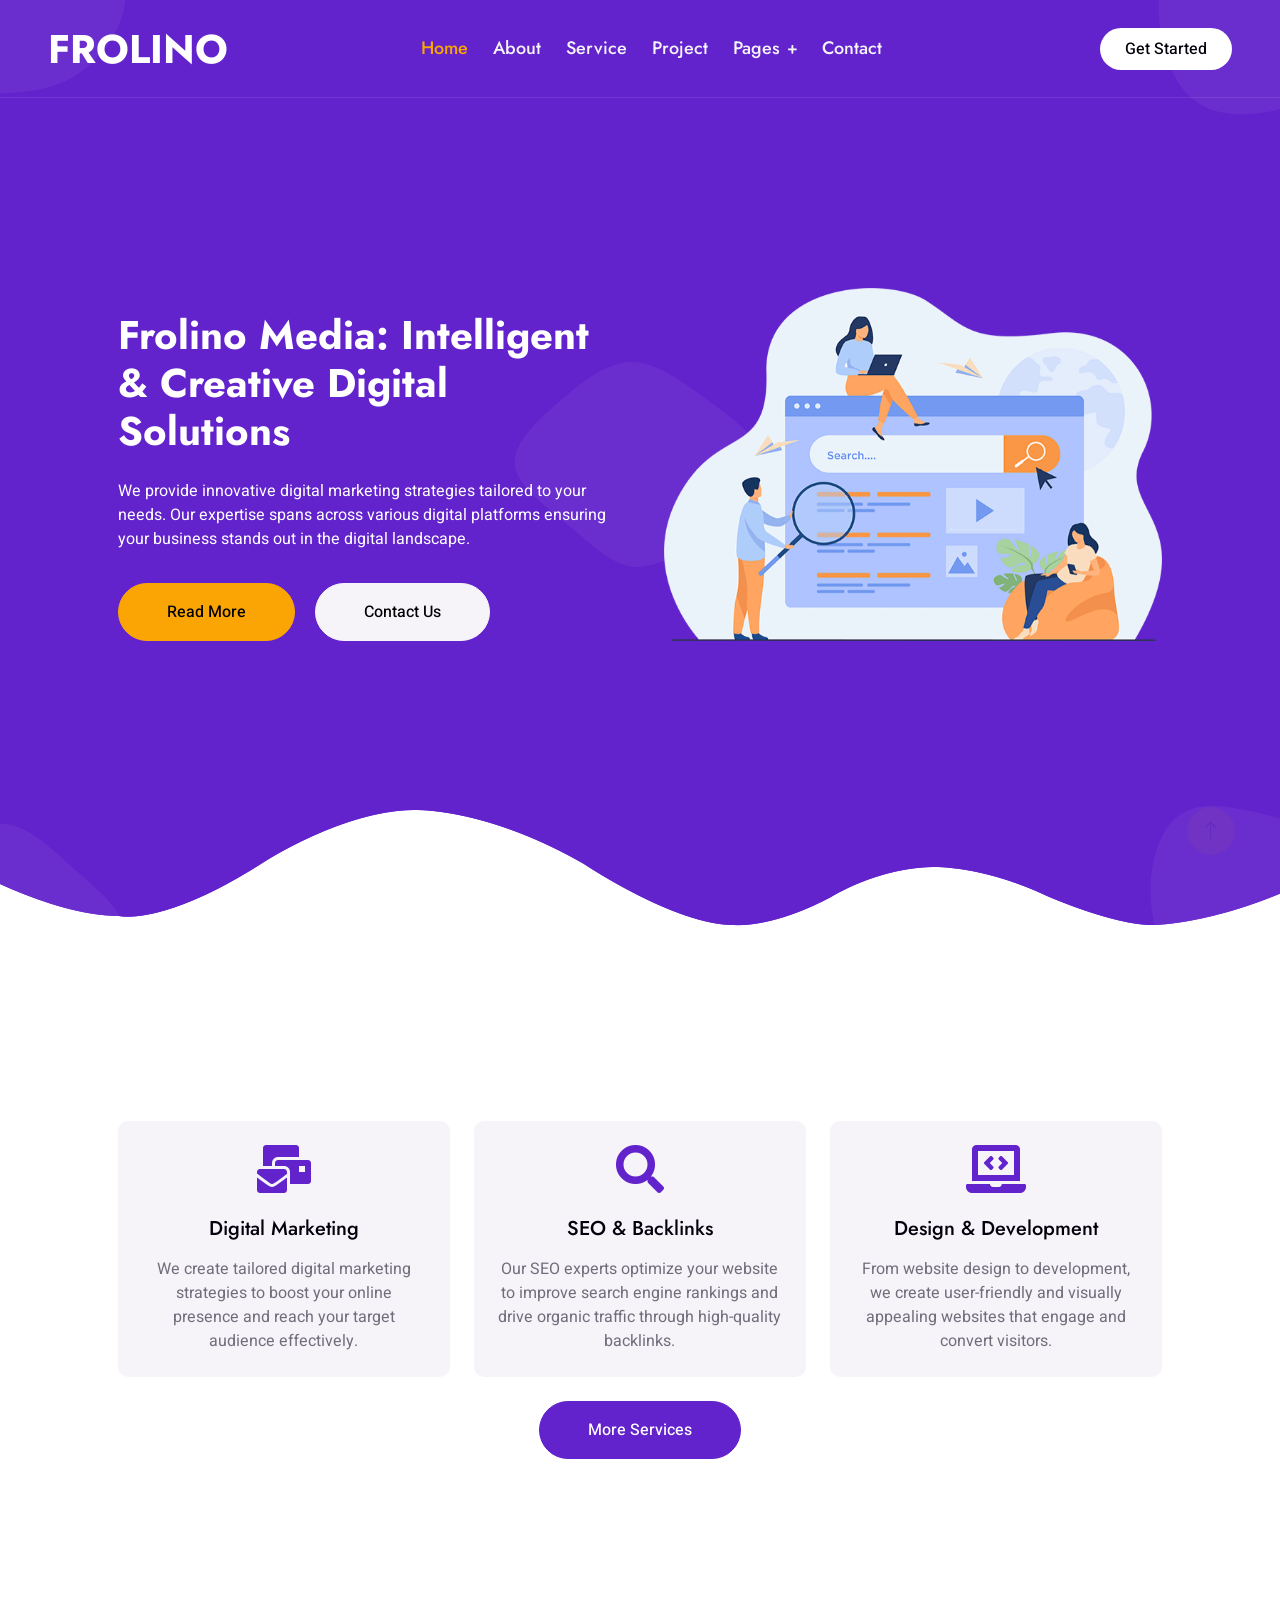
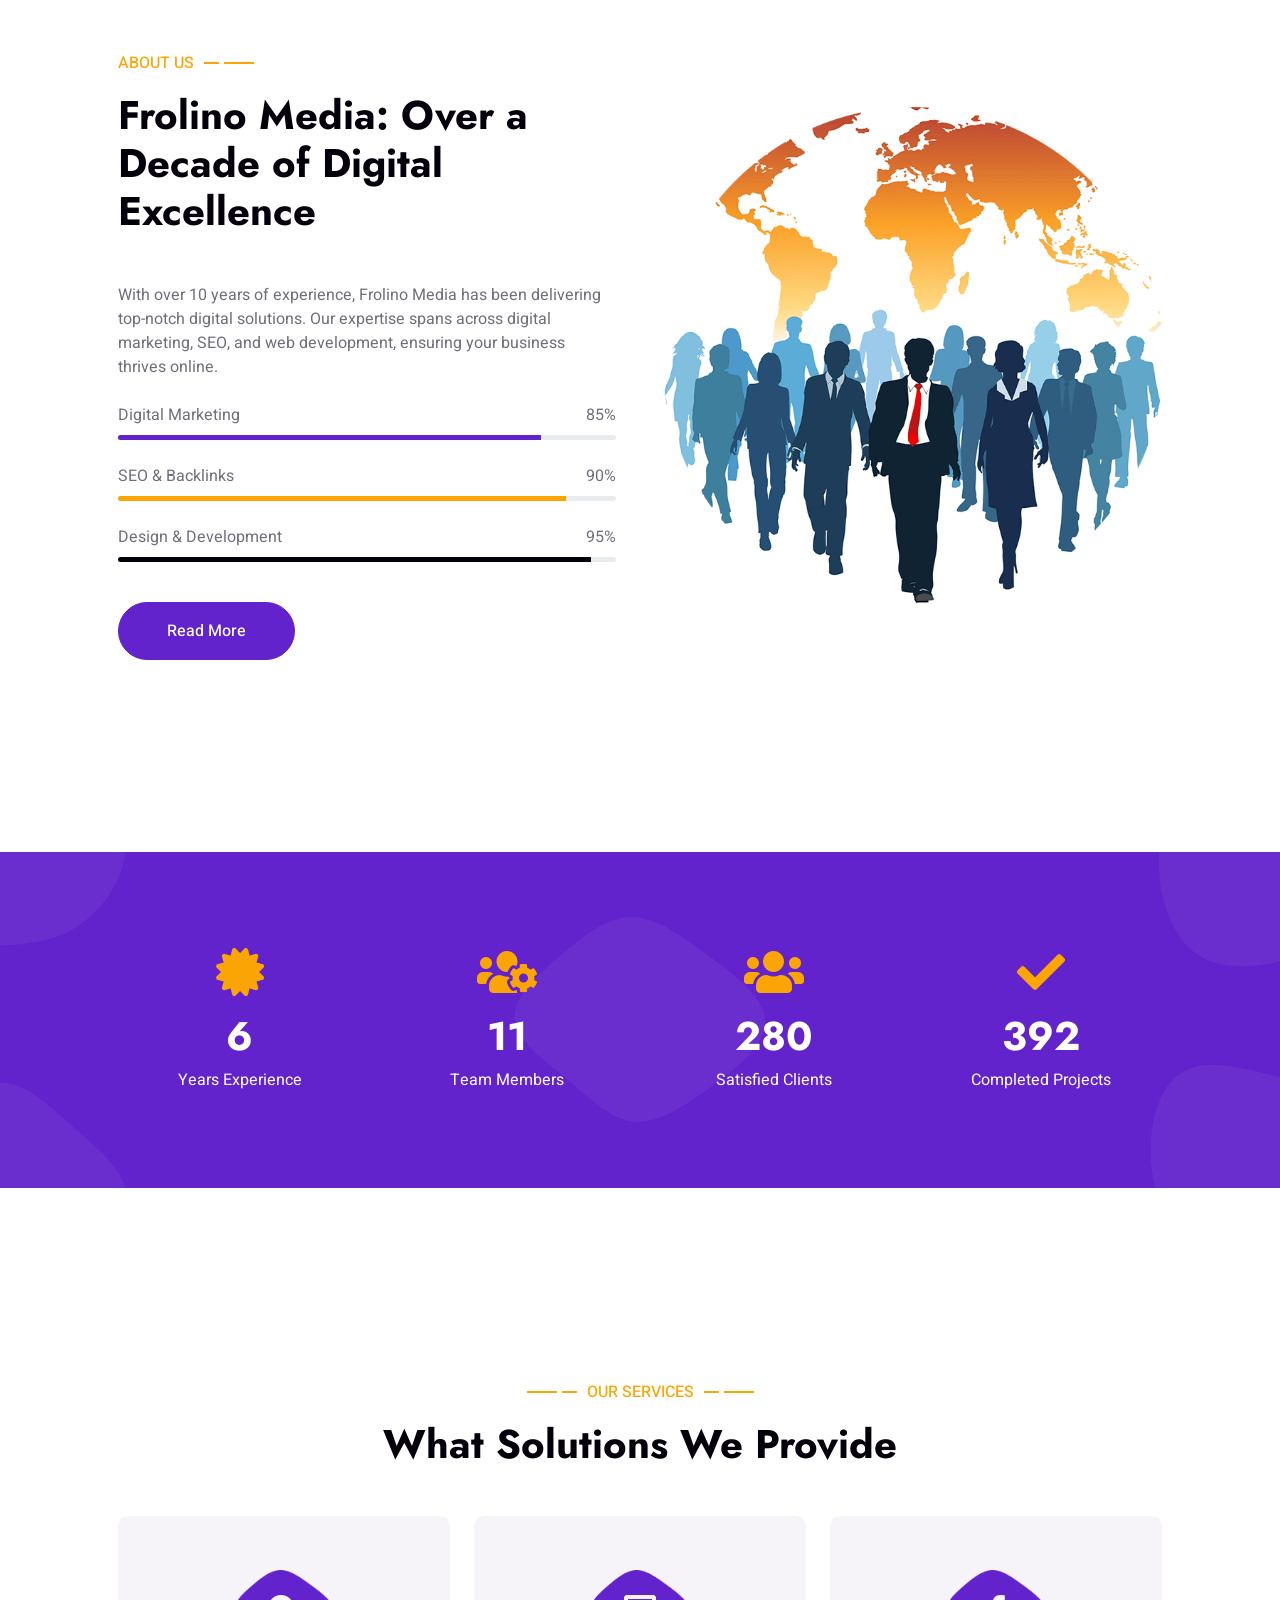
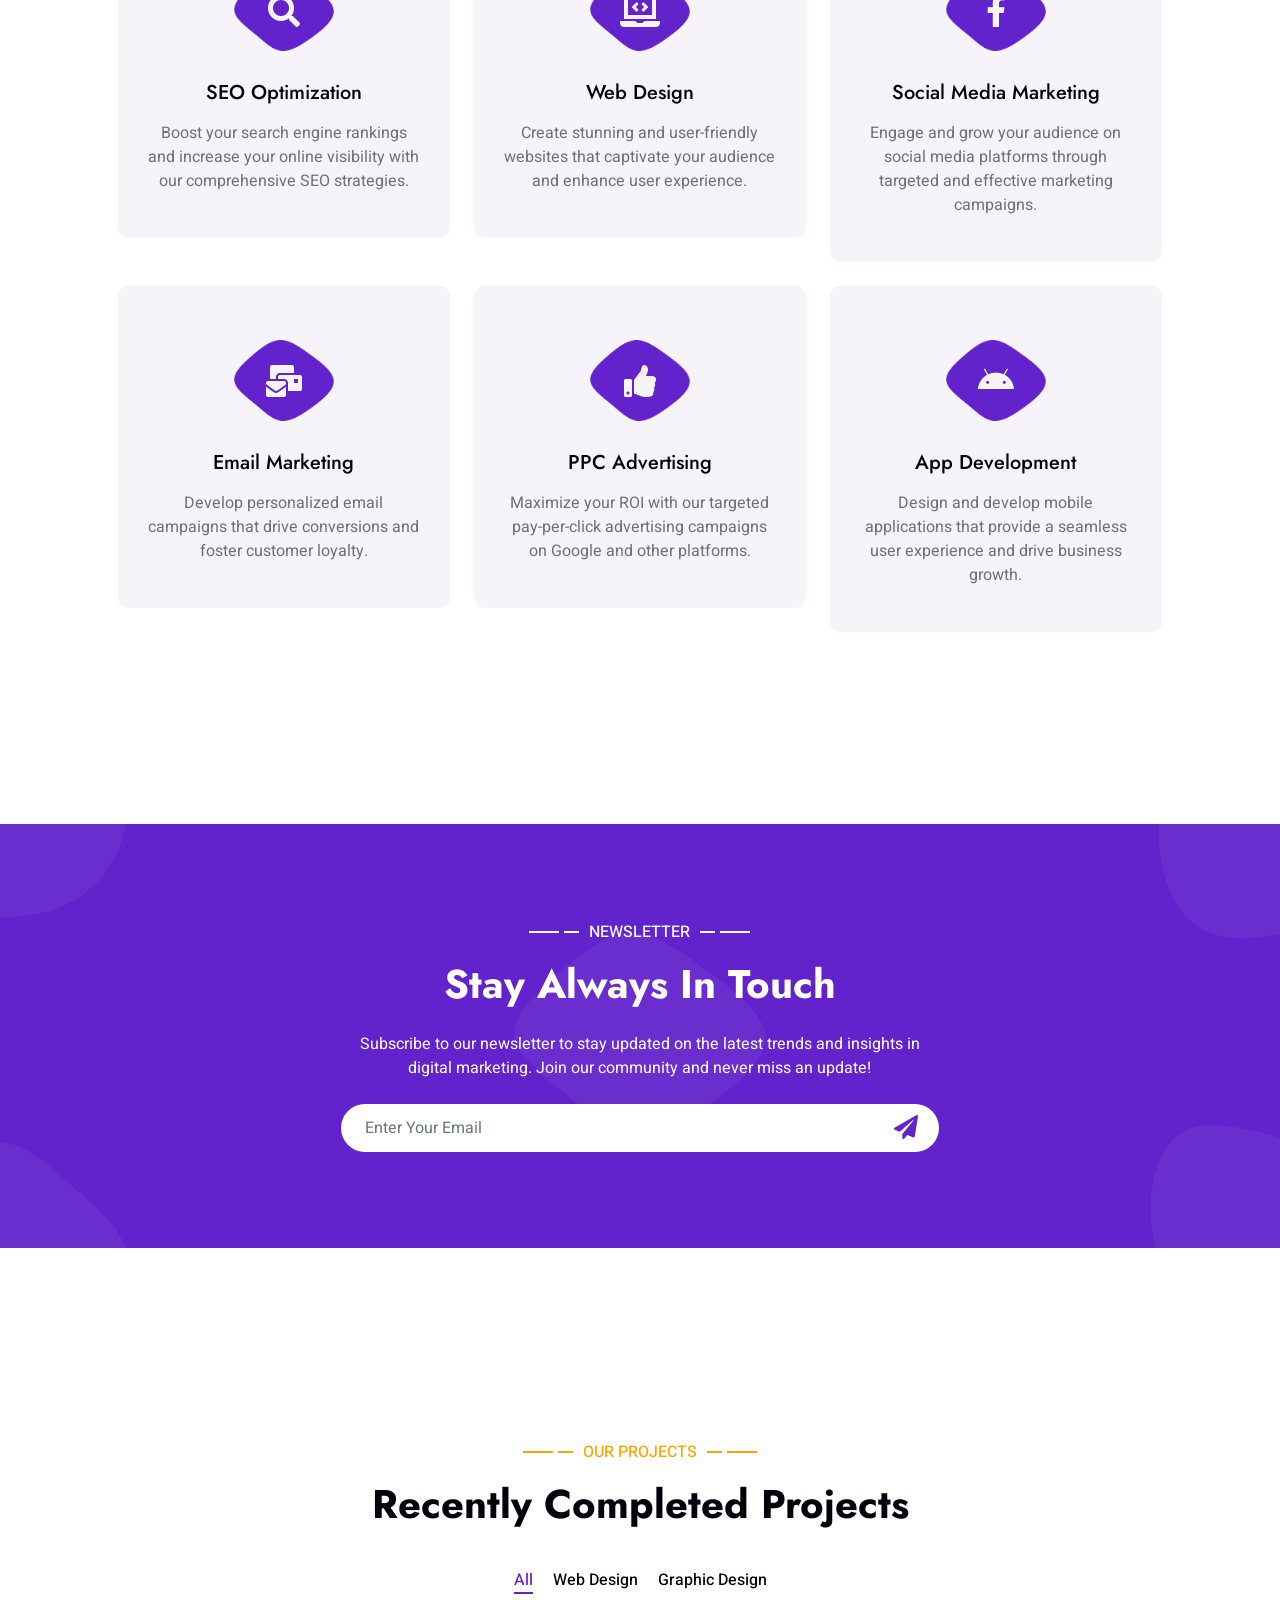
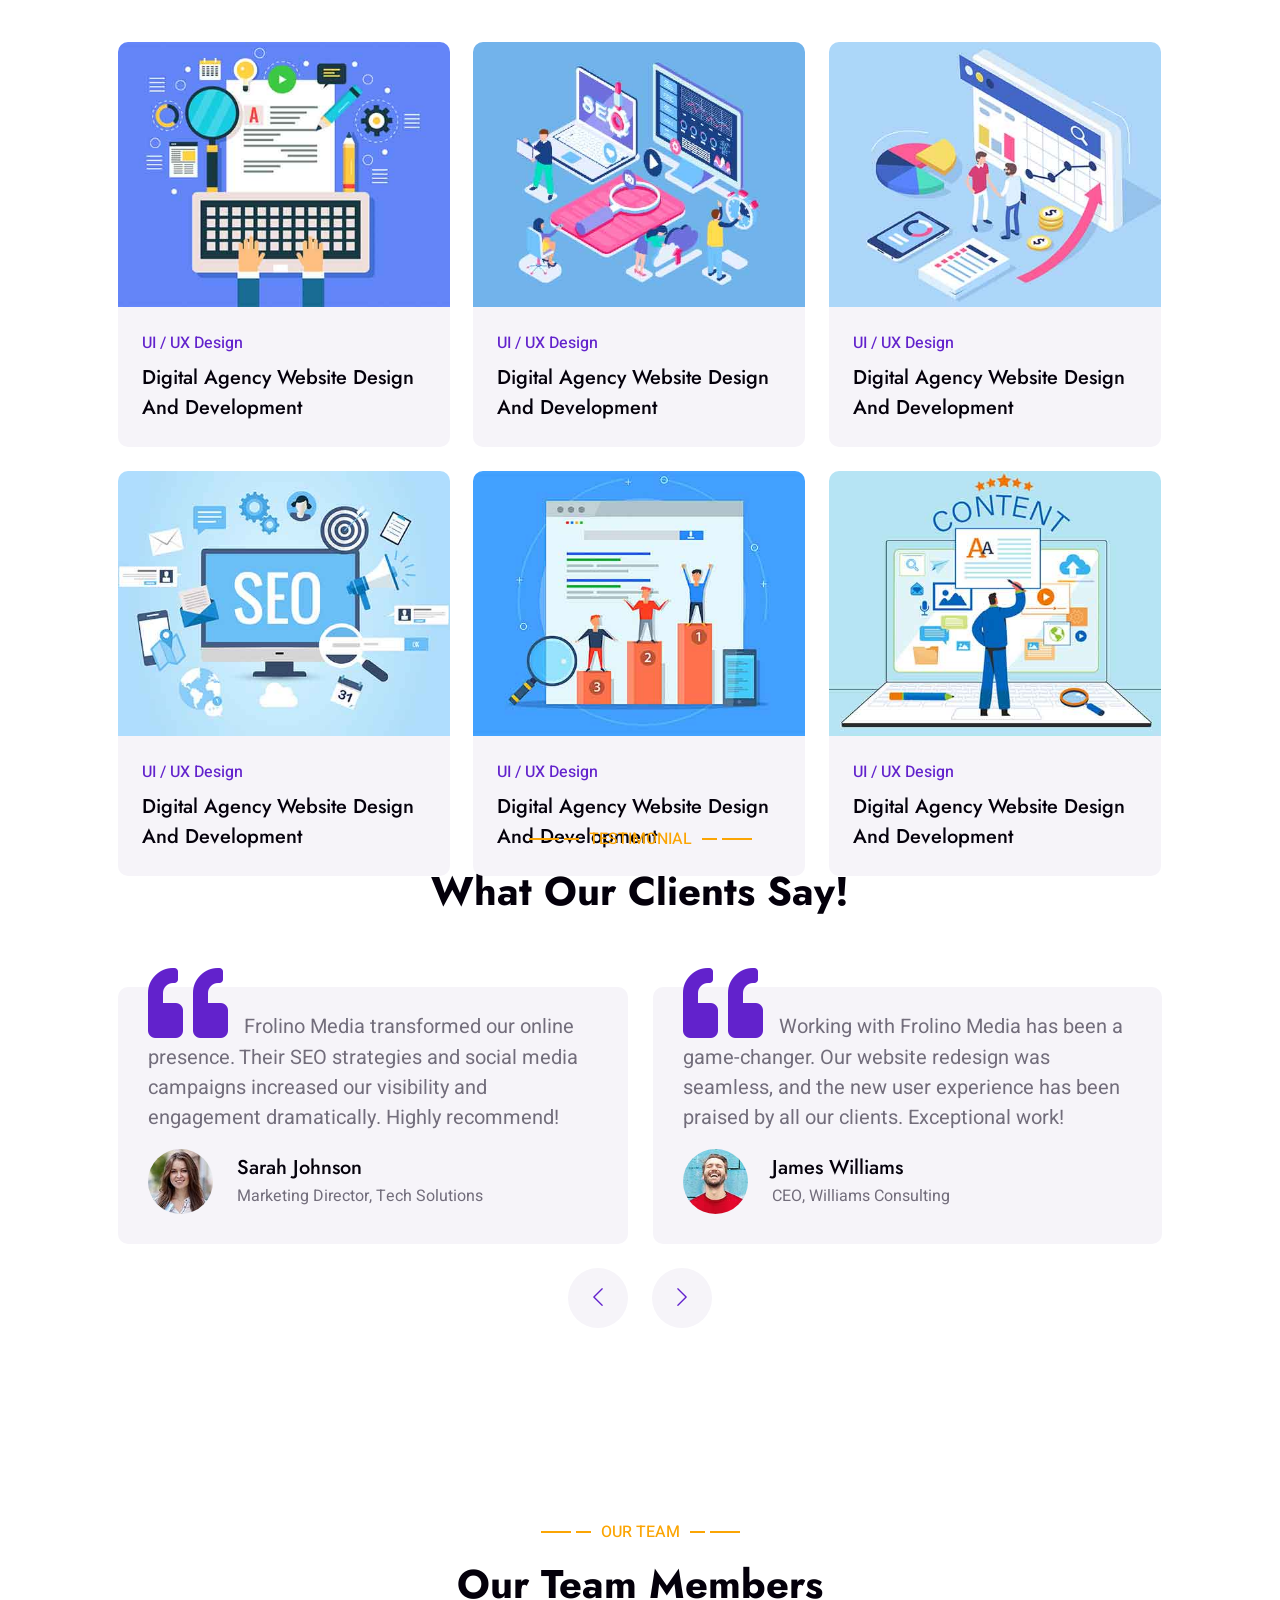
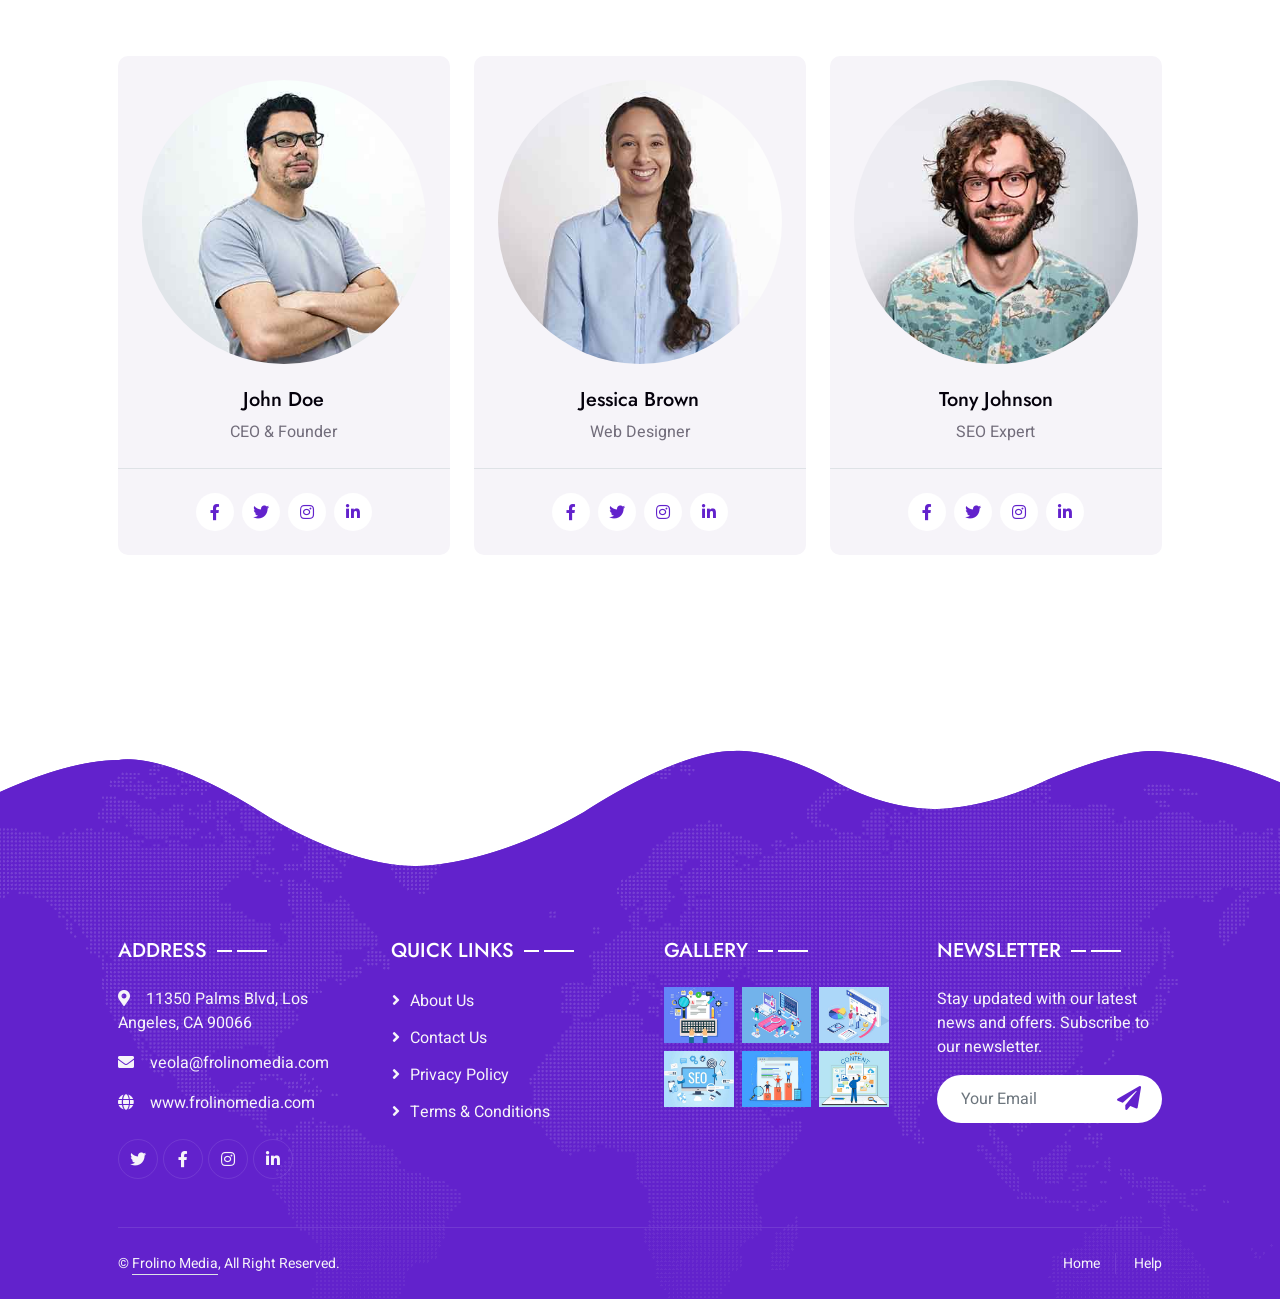
<file: index.html>
<!DOCTYPE html>
<html lang="en">

<head>
    <meta charset="utf-8">
    <title>FROLINO MEDIA</title>
    <meta content="width=device-width, initial-scale=1.0" name="viewport">
    <meta content="" name="keywords">
    <meta content="" name="description">

    <!-- Favicon -->
    <link href="img/favicon.ico" rel="icon">

    <!-- Google Web Fonts -->
    <link rel="preconnect" href="https://fonts.googleapis.com">
    <link rel="preconnect" href="https://fonts.gstatic.com" crossorigin>
    <link href="https://fonts.googleapis.com/css2?family=Heebo:wght@400;500&family=Jost:wght@500;600;700&display=swap" rel="stylesheet"> 

    <!-- Icon Font Stylesheet -->
    <link href="https://cdnjs.cloudflare.com/ajax/libs/font-awesome/5.10.0/css/all.min.css" rel="stylesheet">
    <link href="https://cdn.jsdelivr.net/npm/bootstrap-icons@1.4.1/font/bootstrap-icons.css" rel="stylesheet">

    <!-- Libraries Stylesheet -->
    <link href="lib/animate/animate.min.css" rel="stylesheet">
    <link href="lib/owlcarousel/assets/owl.carousel.min.css" rel="stylesheet">
    <link href="lib/lightbox/css/lightbox.min.css" rel="stylesheet">

    <!-- Customized Bootstrap Stylesheet -->
    <link href="css/bootstrap.min.css" rel="stylesheet">

    <!-- Template Stylesheet -->
    <link href="css/style.css" rel="stylesheet">
</head>

<body>
    <div class="container-xxl bg-white p-0">
        <!-- Spinner Start -->
        <div id="spinner" class="show bg-white position-fixed translate-middle w-100 vh-100 top-50 start-50 d-flex align-items-center justify-content-center">
            <div class="spinner-grow text-primary" style="width: 3rem; height: 3rem;" role="status">
                <span class="sr-only">Loading...</span>
            </div>
        </div>
        <!-- Spinner End -->


        <!-- Navbar & Hero Start -->
        <div class="container-xxl position-relative p-0">
            <nav class="navbar navbar-expand-lg navbar-light px-4 px-lg-5 py-3 py-lg-0">
                <a href="" class="navbar-brand p-0">
                    <h1 class="m-0">FROLINO</h1>
                    <!-- <img src="img/logo.png" alt="Logo"> -->
                </a>
                <button class="navbar-toggler" type="button" data-bs-toggle="collapse" data-bs-target="#navbarCollapse">
                    <span class="fa fa-bars"></span>
                </button>
                <div class="collapse navbar-collapse" id="navbarCollapse">
                    <div class="navbar-nav mx-auto py-0">
                        <a href="index.html" class="nav-item nav-link active">Home</a>
                        <a href="about.html" class="nav-item nav-link">About</a>
                        <a href="service.html" class="nav-item nav-link">Service</a>
                        <a href="project.html" class="nav-item nav-link">Project</a>
                        <div class="nav-item dropdown">
                            <a href="#" class="nav-link dropdown-toggle" data-bs-toggle="dropdown">Pages</a>
                            <div class="dropdown-menu m-0">
                                <a href="team.html" class="dropdown-item">Our Team</a>
                                <a href="testimonial.html" class="dropdown-item">Testimonial</a>
                                <a href="404.html" class="dropdown-item">404 Page</a>
                            </div>
                        </div>
                        <a href="contact.html" class="nav-item nav-link">Contact</a>
                    </div>
                    <a href="" class="btn rounded-pill py-2 px-4 ms-3 d-none d-lg-block">Get Started</a>
                </div>
            </nav>

            <div class="container-xxl bg-primary hero-header">
                <div class="container px-lg-5">
                    <div class="row g-5 align-items-end">
                        <div class="col-lg-6 text-center text-lg-start">
                            <h1 class="text-white mb-4 animated slideInDown">Frolino Media: Intelligent & Creative Digital Solutions</h1>
                            <p class="text-white pb-3 animated slideInDown">We provide innovative digital marketing strategies tailored to your needs. Our expertise spans across various digital platforms ensuring your business stands out in the digital landscape.</p>
                            <a href="#about" class="btn btn-secondary py-sm-3 px-sm-5 rounded-pill me-3 animated slideInLeft">Read More</a>
                            <a href="#contact" class="btn btn-light py-sm-3 px-sm-5 rounded-pill animated slideInRight">Contact Us</a>
                        </div>
                        <div class="col-lg-6 text-center text-lg-start">
                            <img class="img-fluid animated zoomIn" src="img/hero.png" alt="Frolino Media">
                        </div>
                    </div>
                </div>
            </div>
            <!-- Navbar & Hero End -->
            
            
            <!-- Feature Start -->
            <div class="container-xxl py-5">
                <div class="container py-5 px-lg-5">
                    <div class="row g-4">
                        <div class="col-lg-4 wow fadeInUp" data-wow-delay="0.1s">
                            <div class="feature-item bg-light rounded text-center p-4">
                                <i class="fa fa-3x fa-mail-bulk text-primary mb-4"></i>
                                <h5 class="mb-3">Digital Marketing</h5>
                                <p class="m-0">We create tailored digital marketing strategies to boost your online presence and reach your target audience effectively.</p>
                            </div>
                        </div>
                        <div class="col-lg-4 wow fadeInUp" data-wow-delay="0.3s">
                            <div class="feature-item bg-light rounded text-center p-4">
                                <i class="fa fa-3x fa-search text-primary mb-4"></i>
                                <h5 class="mb-3">SEO & Backlinks</h5>
                                <p class="m-0">Our SEO experts optimize your website to improve search engine rankings and drive organic traffic through high-quality backlinks.</p>
                            </div>
                        </div>
                        <div class="col-lg-4 wow fadeInUp" data-wow-delay="0.5s">
                            <div class="feature-item bg-light rounded text-center p-4">
                                <i class="fa fa-3x fa-laptop-code text-primary mb-4"></i>
                                <h5 class="mb-3">Design & Development</h5>
                                <p class="m-0">From website design to development, we create user-friendly and visually appealing websites that engage and convert visitors.</p>
                            </div>
                        </div>
                    </div>
                    <div class="text-center mt-4">
                        <a href="services.html" class="btn btn-primary py-sm-3 px-sm-5 rounded-pill">More Services</a>
                    </div>
                </div>
            </div>
            <!-- Feature End -->
            
            
            <!-- About Start -->
            <div class="container-xxl py-5" id="about">
                <div class="container py-5 px-lg-5">
                    <div class="row g-5 align-items-center">
                        <div class="col-lg-6 wow fadeInUp" data-wow-delay="0.1s">
                            <p class="section-title text-secondary">About Us<span></span></p>
                            <h1 class="mb-5">Frolino Media: Over a Decade of Digital Excellence</h1>
                            <p class="mb-4">With over 10 years of experience, Frolino Media has been delivering top-notch digital solutions. Our expertise spans across digital marketing, SEO, and web development, ensuring your business thrives online.</p>
                            <div class="skill mb-4">
                                <div class="d-flex justify-content-between">
                                    <p class="mb-2">Digital Marketing</p>
                                    <p class="mb-2">85%</p>
                                </div>
                                <div class="progress">
                                    <div class="progress-bar bg-primary" role="progressbar" aria-valuenow="85" aria-valuemin="0" aria-valuemax="100"></div>
                                </div>
                            </div>
                            <div class="skill mb-4">
                                <div class="d-flex justify-content-between">
                                    <p class="mb-2">SEO & Backlinks</p>
                                    <p class="mb-2">90%</p>
                                </div>
                                <div class="progress">
                                    <div class="progress-bar bg-secondary" role="progressbar" aria-valuenow="90" aria-valuemin="0" aria-valuemax="100"></div>
                                </div>
                            </div>
                            <div class="skill mb-4">
                                <div class="d-flex justify-content-between">
                                    <p class="mb-2">Design & Development</p>
                                    <p class="mb-2">95%</p>
                                </div>
                                <div class="progress">
                                    <div class="progress-bar bg-dark" role="progressbar" aria-valuenow="95" aria-valuemin="0" aria-valuemax="100"></div>
                                </div>
                            </div>
                            <a href="about.html" class="btn btn-primary py-sm-3 px-sm-5 rounded-pill mt-3">Read More</a>
                        </div>
                        <div class="col-lg-6">
                            <img class="img-fluid wow zoomIn" data-wow-delay="0.5s" src="img/about.png" alt="About Frolino Media">
                        </div>
                    </div>
                </div>
            </div>
            <!-- About End -->


        <!-- Facts Start -->
        <div class="container-xxl bg-primary fact py-5 wow fadeInUp" data-wow-delay="0.1s">
            <div class="container py-5 px-lg-5">
                <div class="row g-4">
                    <div class="col-md-6 col-lg-3 text-center wow fadeIn" data-wow-delay="0.1s">
                        <i class="fa fa-certificate fa-3x text-secondary mb-3"></i>
                        <h1 class="text-white mb-2" data-toggle="counter-up">10</h1>
                        <p class="text-white mb-0">Years Experience</p>
                    </div>
                    <div class="col-md-6 col-lg-3 text-center wow fadeIn" data-wow-delay="0.3s">
                        <i class="fa fa-users-cog fa-3x text-secondary mb-3"></i>
                        <h1 class="text-white mb-2" data-toggle="counter-up">20</h1>
                        <p class="text-white mb-0">Team Members</p>
                    </div>
                    <div class="col-md-6 col-lg-3 text-center wow fadeIn" data-wow-delay="0.5s">
                        <i class="fa fa-users fa-3x text-secondary mb-3"></i>
                        <h1 class="text-white mb-2" data-toggle="counter-up">500</h1>
                        <p class="text-white mb-0">Satisfied Clients</p>
                    </div>
                    <div class="col-md-6 col-lg-3 text-center wow fadeIn" data-wow-delay="0.7s">
                        <i class="fa fa-check fa-3x text-secondary mb-3"></i>
                        <h1 class="text-white mb-2" data-toggle="counter-up">700</h1>
                        <p class="text-white mb-0">Completed Projects</p>
                    </div>
                </div>
            </div>
        </div>
        <!-- Facts End -->


       <!-- Service Start -->
<div class="container-xxl py-5">
    <div class="container py-5 px-lg-5">
        <div class="wow fadeInUp" data-wow-delay="0.1s">
            <p class="section-title text-secondary justify-content-center"><span></span>Our Services<span></span></p>
            <h1 class="text-center mb-5">What Solutions We Provide</h1>
        </div>
        <div class="row g-4">
            <div class="col-lg-4 col-md-6 wow fadeInUp" data-wow-delay="0.1s">
                <div class="service-item d-flex flex-column text-center rounded">
                    <div class="service-icon flex-shrink-0">
                        <i class="fa fa-search fa-2x"></i>
                    </div>
                    <h5 class="mb-3">SEO Optimization</h5>
                    <p class="m-0">Boost your search engine rankings and increase your online visibility with our comprehensive SEO strategies.</p>
                    <a class="btn btn-square" href="service.html"><i class="fa fa-arrow-right"></i></a>
                </div>
            </div>
            <div class="col-lg-4 col-md-6 wow fadeInUp" data-wow-delay="0.3s">
                <div class="service-item d-flex flex-column text-center rounded">
                    <div class="service-icon flex-shrink-0">
                        <i class="fa fa-laptop-code fa-2x"></i>
                    </div>
                    <h5 class="mb-3">Web Design</h5>
                    <p class="m-0">Create stunning and user-friendly websites that captivate your audience and enhance user experience.</p>
                    <a class="btn btn-square" href="service.html"><i class="fa fa-arrow-right"></i></a>
                </div>
            </div>
            <div class="col-lg-4 col-md-6 wow fadeInUp" data-wow-delay="0.5s">
                <div class="service-item d-flex flex-column text-center rounded">
                    <div class="service-icon flex-shrink-0">
                        <i class="fab fa-facebook-f fa-2x"></i>
                    </div>
                    <h5 class="mb-3">Social Media Marketing</h5>
                    <p class="m-0">Engage and grow your audience on social media platforms through targeted and effective marketing campaigns.</p>
                    <a class="btn btn-square" href="service.html"><i class="fa fa-arrow-right"></i></a>
                </div>
            </div>
            <div class="col-lg-4 col-md-6 wow fadeInUp" data-wow-delay="0.1s">
                <div class="service-item d-flex flex-column text-center rounded">
                    <div class="service-icon flex-shrink-0">
                        <i class="fa fa-mail-bulk fa-2x"></i>
                    </div>
                    <h5 class="mb-3">Email Marketing</h5>
                    <p class="m-0">Develop personalized email campaigns that drive conversions and foster customer loyalty.</p>
                    <a class="btn btn-square" href="service.html"><i class="fa fa-arrow-right"></i></a>
                </div>
            </div>
            <div class="col-lg-4 col-md-6 wow fadeInUp" data-wow-delay="0.3s">
                <div class="service-item d-flex flex-column text-center rounded">
                    <div class="service-icon flex-shrink-0">
                        <i class="fa fa-thumbs-up fa-2x"></i>
                    </div>
                    <h5 class="mb-3">PPC Advertising</h5>
                    <p class="m-0">Maximize your ROI with our targeted pay-per-click advertising campaigns on Google and other platforms.</p>
                    <a class="btn btn-square" href="service.html"><i class="fa fa-arrow-right"></i></a>
                </div>
            </div>
            <div class="col-lg-4 col-md-6 wow fadeInUp" data-wow-delay="0.5s">
                <div class="service-item d-flex flex-column text-center rounded">
                    <div class="service-icon flex-shrink-0">
                        <i class="fab fa-android fa-2x"></i>
                    </div>
                    <h5 class="mb-3">App Development</h5>
                    <p class="m-0">Design and develop mobile applications that provide a seamless user experience and drive business growth.</p>
                    <a class="btn btn-square" href="service.html"><i class="fa fa-arrow-right"></i></a>
                </div>
            </div>
        </div>
    </div>
</div>
<!-- Service End -->

<!-- Newsletter Start -->
<div class="container-xxl bg-primary newsletter py-5 wow fadeInUp" data-wow-delay="0.1s">
    <div class="container py-5 px-lg-5">
        <div class="row justify-content-center">
            <div class="col-lg-7 text-center">
                <p class="section-title text-white justify-content-center"><span></span>Newsletter<span></span></p>
                <h1 class="text-center text-white mb-4">Stay Always In Touch</h1>
                <p class="text-white mb-4">Subscribe to our newsletter to stay updated on the latest trends and insights in digital marketing. Join our community and never miss an update!</p>
                <div class="position-relative w-100 mt-3">
                    <input class="form-control border-0 rounded-pill w-100 ps-4 pe-5" type="text" placeholder="Enter Your Email" style="height: 48px;">
                    <button type="button" class="btn shadow-none position-absolute top-0 end-0 mt-1 me-2"><i class="fa fa-paper-plane text-primary fs-4"></i></button>
                </div>
            </div>
        </div>
    </div>
</div>
<!-- Newsletter End -->



        <!-- Projects Start -->
        <div class="container-xxl py-5">
            <div class="container py-5 px-lg-5">
                <div class="wow fadeInUp" data-wow-delay="0.1s">
                    <p class="section-title text-secondary justify-content-center"><span></span>Our Projects<span></span></p>
                    <h1 class="text-center mb-5">Recently Completed Projects</h1>
                </div>
                <div class="row mt-n2 wow fadeInUp" data-wow-delay="0.3s">
                    <div class="col-12 text-center">
                        <ul class="list-inline mb-5" id="portfolio-flters">
                            <li class="mx-2 active" data-filter="*">All</li>
                            <li class="mx-2" data-filter=".first">Web Design</li>
                            <li class="mx-2" data-filter=".second">Graphic Design</li>
                        </ul>
                    </div>
                </div>
                <div class="row g-4 portfolio-container">
                    <div class="col-lg-4 col-md-6 portfolio-item first wow fadeInUp" data-wow-delay="0.1s">
                        <div class="rounded overflow-hidden">
                            <div class="position-relative overflow-hidden">
                                <img class="img-fluid w-100" src="img/portfolio-1.jpg" alt="">
                                <div class="portfolio-overlay">
                                    <a class="btn btn-square btn-outline-light mx-1" href="img/portfolio-1.jpg" data-lightbox="portfolio"><i class="fa fa-eye"></i></a>
                                    <a class="btn btn-square btn-outline-light mx-1" href=""><i class="fa fa-link"></i></a>
                                </div>
                            </div>
                            <div class="bg-light p-4">
                                <p class="text-primary fw-medium mb-2">UI / UX Design</p>
                                <h5 class="lh-base mb-0">Digital Agency Website Design And Development</a>
                            </div>
                        </div>
                    </div>
                    <div class="col-lg-4 col-md-6 portfolio-item second wow fadeInUp" data-wow-delay="0.3s">
                        <div class="rounded overflow-hidden">
                            <div class="position-relative overflow-hidden">
                                <img class="img-fluid w-100" src="img/portfolio-2.jpg" alt="">
                                <div class="portfolio-overlay">
                                    <a class="btn btn-square btn-outline-light mx-1" href="img/portfolio-2.jpg" data-lightbox="portfolio"><i class="fa fa-eye"></i></a>
                                    <a class="btn btn-square btn-outline-light mx-1" href=""><i class="fa fa-link"></i></a>
                                </div>
                            </div>
                            <div class="bg-light p-4">
                                <p class="text-primary fw-medium mb-2">UI / UX Design</p>
                                <h5 class="lh-base mb-0">Digital Agency Website Design And Development</a>
                            </div>
                        </div>
                    </div>
                    <div class="col-lg-4 col-md-6 portfolio-item first wow fadeInUp" data-wow-delay="0.5s">
                        <div class="rounded overflow-hidden">
                            <div class="position-relative overflow-hidden">
                                <img class="img-fluid w-100" src="img/portfolio-3.jpg" alt="">
                                <div class="portfolio-overlay">
                                    <a class="btn btn-square btn-outline-light mx-1" href="img/portfolio-3.jpg" data-lightbox="portfolio"><i class="fa fa-eye"></i></a>
                                    <a class="btn btn-square btn-outline-light mx-1" href=""><i class="fa fa-link"></i></a>
                                </div>
                            </div>
                            <div class="bg-light p-4">
                                <p class="text-primary fw-medium mb-2">UI / UX Design</p>
                                <h5 class="lh-base mb-0">Digital Agency Website Design And Development</a>
                            </div>
                        </div>
                    </div>
                    <div class="col-lg-4 col-md-6 portfolio-item second wow fadeInUp" data-wow-delay="0.1s">
                        <div class="rounded overflow-hidden">
                            <div class="position-relative overflow-hidden">
                                <img class="img-fluid w-100" src="img/portfolio-4.jpg" alt="">
                                <div class="portfolio-overlay">
                                    <a class="btn btn-square btn-outline-light mx-1" href="img/portfolio-4.jpg" data-lightbox="portfolio"><i class="fa fa-eye"></i></a>
                                    <a class="btn btn-square btn-outline-light mx-1" href=""><i class="fa fa-link"></i></a>
                                </div>
                            </div>
                            <div class="bg-light p-4">
                                <p class="text-primary fw-medium mb-2">UI / UX Design</p>
                                <h5 class="lh-base mb-0">Digital Agency Website Design And Development</a>
                            </div>
                        </div>
                    </div>
                    <div class="col-lg-4 col-md-6 portfolio-item first wow fadeInUp" data-wow-delay="0.3s">
                        <div class="rounded overflow-hidden">
                            <div class="position-relative overflow-hidden">
                                <img class="img-fluid w-100" src="img/portfolio-5.jpg" alt="">
                                <div class="portfolio-overlay">
                                    <a class="btn btn-square btn-outline-light mx-1" href="img/portfolio-5.jpg" data-lightbox="portfolio"><i class="fa fa-eye"></i></a>
                                    <a class="btn btn-square btn-outline-light mx-1" href=""><i class="fa fa-link"></i></a>
                                </div>
                            </div>
                            <div class="bg-light p-4">
                                <p class="text-primary fw-medium mb-2">UI / UX Design</p>
                                <h5 class="lh-base mb-0">Digital Agency Website Design And Development</a>
                            </div>
                        </div>
                    </div>
                    <div class="col-lg-4 col-md-6 portfolio-item second wow fadeInUp" data-wow-delay="0.5s">
                        <div class="rounded overflow-hidden">
                            <div class="position-relative overflow-hidden">
                                <img class="img-fluid w-100" src="img/portfolio-6.jpg" alt="">
                                <div class="portfolio-overlay">
                                    <a class="btn btn-square btn-outline-light mx-1" href="img/portfolio-6.jpg" data-lightbox="portfolio"><i class="fa fa-eye"></i></a>
                                    <a class="btn btn-square btn-outline-light mx-1" href=""><i class="fa fa-link"></i></a>
                                </div>
                            </div>
                            <div class="bg-light p-4">
                                <p class="text-primary fw-medium mb-2">UI / UX Design</p>
                                <h5 class="lh-base mb-0">Digital Agency Website Design And Development</a>
                            </div>
                        </div>
                    </div>
                </div>
            </div>
        </div>
        <!-- Projects End -->


        <!-- Testimonial Start -->
        <div class="container-xxl py-5 wow fadeInUp" data-wow-delay="0.1s">
            <div class="container py-5 px-lg-5">
                <p class="section-title text-secondary justify-content-center"><span></span>Testimonial<span></span></p>
                <h1 class="text-center mb-5">What Our Clients Say!</h1>
                <div class="owl-carousel testimonial-carousel">
                    <div class="testimonial-item bg-light rounded my-4">
                        <p class="fs-5"><i class="fa fa-quote-left fa-4x text-primary mt-n4 me-3"></i>Frolino Media transformed our online presence. Their SEO strategies and social media campaigns increased our visibility and engagement dramatically. Highly recommend!</p>
                        <div class="d-flex align-items-center">
                            <img class="img-fluid flex-shrink-0 rounded-circle" src="img/testimonial-1.jpg" style="width: 65px; height: 65px;">
                            <div class="ps-4">
                                <h5 class="mb-1">Sarah Johnson</h5>
                                <span>Marketing Director, Tech Solutions</span>
                            </div>
                        </div>
                    </div>
                    <div class="testimonial-item bg-light rounded my-4">
                        <p class="fs-5"><i class="fa fa-quote-left fa-4x text-primary mt-n4 me-3"></i>Working with Frolino Media has been a game-changer. Our website redesign was seamless, and the new user experience has been praised by all our clients. Exceptional work!</p>
                        <div class="d-flex align-items-center">
                            <img class="img-fluid flex-shrink-0 rounded-circle" src="img/testimonial-2.jpg" style="width: 65px; height: 65px;">
                            <div class="ps-4">
                                <h5 class="mb-1">James Williams</h5>
                                <span>CEO, Williams Consulting</span>
                            </div>
                        </div>
                    </div>
                    <div class="testimonial-item bg-light rounded my-4">
                        <p class="fs-5"><i class="fa fa-quote-left fa-4x text-primary mt-n4 me-3"></i>The team at Frolino Media is top-notch. Their digital marketing strategies and PPC campaigns have driven significant traffic and conversions. Our sales have never been better!</p>
                        <div class="d-flex align-items-center">
                            <img class="img-fluid flex-shrink-0 rounded-circle" src="img/testimonial-3.jpg" style="width: 65px; height: 65px;">
                            <div class="ps-4">
                                <h5 class="mb-1">Emily Brown</h5>
                                <span>Owner, Brown's Bakery</span>
                            </div>
                        </div>
                    </div>
                </div>
            </div>
        </div>
        
        <!-- Testimonial End -->


        <!-- Team Start -->
        <div class="container-xxl py-5">
            <div class="container py-5 px-lg-5">
                <div class="wow fadeInUp" data-wow-delay="0.1s">
                    <p class="section-title text-secondary justify-content-center"><span></span>Our Team<span></span></p>
                    <h1 class="text-center mb-5">Our Team Members</h1>
                </div>
                <div class="row g-4">
                    <div class="col-lg-4 col-md-6 wow fadeInUp" data-wow-delay="0.1s">
                        <div class="team-item bg-light rounded">
                            <div class="text-center border-bottom p-4">
                                <img class="img-fluid rounded-circle mb-4" src="img/team-1.jpg" alt="">
                                <h5>John Doe</h5>
                                <span>CEO & Founder</span>
                            </div>
                            <div class="d-flex justify-content-center p-4">
                                <a class="btn btn-square mx-1" href=""><i class="fab fa-facebook-f"></i></a>
                                <a class="btn btn-square mx-1" href=""><i class="fab fa-twitter"></i></a>
                                <a class="btn btn-square mx-1" href=""><i class="fab fa-instagram"></i></a>
                                <a class="btn btn-square mx-1" href=""><i class="fab fa-linkedin-in"></i></a>
                            </div>
                        </div>
                    </div>
                    <div class="col-lg-4 col-md-6 wow fadeInUp" data-wow-delay="0.3s">
                        <div class="team-item bg-light rounded">
                            <div class="text-center border-bottom p-4">
                                <img class="img-fluid rounded-circle mb-4" src="img/team-2.jpg" alt="">
                                <h5>Jessica Brown</h5>
                                <span>Web Designer</span>
                            </div>
                            <div class="d-flex justify-content-center p-4">
                                <a class="btn btn-square mx-1" href="#"><i class="fab fa-facebook-f"></i></a>
                                <a class="btn btn-square mx-1" href="#"><i class="fab fa-twitter"></i></a>
                                <a class="btn btn-square mx-1" href="#"><i class="fab fa-instagram"></i></a>
                                <a class="btn btn-square mx-1" href="#"><i class="fab fa-linkedin-in"></i></a>
                            </div>
                        </div>
                    </div>
                    <div class="col-lg-4 col-md-6 wow fadeInUp" data-wow-delay="0.5s">
                        <div class="team-item bg-light rounded">
                            <div class="text-center border-bottom p-4">
                                <img class="img-fluid rounded-circle mb-4" src="img/team-3.jpg" alt="">
                                <h5>Tony Johnson</h5>
                                <span>SEO Expert</span>
                            </div>
                            <div class="d-flex justify-content-center p-4">
                                <a class="btn btn-square mx-1" href="#"><i class="fab fa-facebook-f"></i></a>
                                <a class="btn btn-square mx-1" href="#"><i class="fab fa-twitter"></i></a>
                                <a class="btn btn-square mx-1" href="#"><i class="fab fa-instagram"></i></a>
                                <a class="btn btn-square mx-1" href="#"><i class="fab fa-linkedin-in"></i></a>
                            </div>
                        </div>
                    </div>
                </div>
            </div>
        </div>
        <!-- Team End -->
        

        <!-- Footer Start -->
        <div class="container-fluid bg-primary text-light footer wow fadeIn" data-wow-delay="0.1s">
            <div class="container py-5 px-lg-5">
                <div class="row g-5">
                    <div class="col-md-6 col-lg-3">
                        <p class="section-title text-white h5 mb-4">Address<span></span></p>
                        <p><i class="fa fa-map-marker-alt me-3"></i>11350 Palms Blvd, Los Angeles, CA 90066</p>
                        <p><i class="fa fa-envelope me-3"></i>veola@frolinomedia.com</p>
                        <p><i class="fa fa-globe me-3"></i>www.frolinomedia.com</p>
                        <div class="d-flex pt-2">
                            <a class="btn btn-outline-light btn-social" href="#"><i class="fab fa-twitter"></i></a>
                            <a class="btn btn-outline-light btn-social" href="#"><i class="fab fa-facebook-f"></i></a>
                            <a class="btn btn-outline-light btn-social" href="#"><i class="fab fa-instagram"></i></a>
                            <a class="btn btn-outline-light btn-social" href="#"><i class="fab fa-linkedin-in"></i></a>
                        </div>
                    </div>
                    <div class="col-md-6 col-lg-3">
                        <p class="section-title text-white h5 mb-4">Quick Links<span></span></p>
                        <a class="btn btn-link" href="about.html">About Us</a>
                        <a class="btn btn-link" href="contact.html">Contact Us</a>
                        <a class="btn btn-link" href="privacy.html">Privacy Policy</a>
                        <a class="btn btn-link" href="terms.html">Terms & Conditions</a>
                    </div>
                    <div class="col-md-6 col-lg-3">
                        <p class="section-title text-white h5 mb-4">Gallery<span></span></p>
                        <div class="row g-2">
                            <div class="col-4">
                                <img class="img-fluid" src="img/portfolio-1.jpg" alt="Image">
                            </div>
                            <div class="col-4">
                                <img class="img-fluid" src="img/portfolio-2.jpg" alt="Image">
                            </div>
                            <div class="col-4">
                                <img class="img-fluid" src="img/portfolio-3.jpg" alt="Image">
                            </div>
                            <div class="col-4">
                                <img class="img-fluid" src="img/portfolio-4.jpg" alt="Image">
                            </div>
                            <div class="col-4">
                                <img class="img-fluid" src="img/portfolio-5.jpg" alt="Image">
                            </div>
                            <div class="col-4">
                                <img class="img-fluid" src="img/portfolio-6.jpg" alt="Image">
                            </div>
                        </div>
                    </div>
                    <div class="col-md-6 col-lg-3">
                        <p class="section-title text-white h5 mb-4">Newsletter<span></span></p>
                        <p>Stay updated with our latest news and offers. Subscribe to our newsletter.</p>
                        <div class="position-relative w-100 mt-3">
                            <input class="form-control border-0 rounded-pill w-100 ps-4 pe-5" type="text" placeholder="Your Email" style="height: 48px;">
                            <button type="button" class="btn shadow-none position-absolute top-0 end-0 mt-1 me-2"><i class="fa fa-paper-plane text-primary fs-4"></i></button>
                        </div>
                    </div>
                </div>
            </div>
            <div class="container px-lg-5">
                <div class="copyright">
                    <div class="row">
                        <div class="col-md-6 text-center text-md-start mb-3 mb-md-0">
                            &copy; <a class="border-bottom" href="#">Frolino Media</a>, All Right Reserved. 
                        </div>
                        <div class="col-md-6 text-center text-md-end">
                             <div class="footer-menu">
                                <a href="./index.html">Home</a>
                                <a href="./contact.html">Help</a>
                            </div>
                        </div>
                    </div>
                </div>
            </div>
        </div>
        
        <!-- Footer End -->


        <!-- Back to Top -->
        <a href="#" class="btn btn-lg btn-secondary btn-lg-square back-to-top"><i class="bi bi-arrow-up"></i></a>
    </div>
    </div>

    <!-- JavaScript Libraries -->
    <script src="https://code.jquery.com/jquery-3.4.1.min.js"></script>
    <script src="https://cdn.jsdelivr.net/npm/bootstrap@5.0.0/dist/js/bootstrap.bundle.min.js"></script>
    <script src="lib/wow/wow.min.js"></script>
    <script src="lib/easing/easing.min.js"></script>
    <script src="lib/waypoints/waypoints.min.js"></script>
    <script src="lib/counterup/counterup.min.js"></script>
    <script src="lib/owlcarousel/owl.carousel.min.js"></script>
    <script src="lib/isotope/isotope.pkgd.min.js"></script>
    <script src="lib/lightbox/js/lightbox.min.js"></script>

    <!-- Template Javascript -->
    <script src="js/main.js"></script>
</body>

</html>
</file>
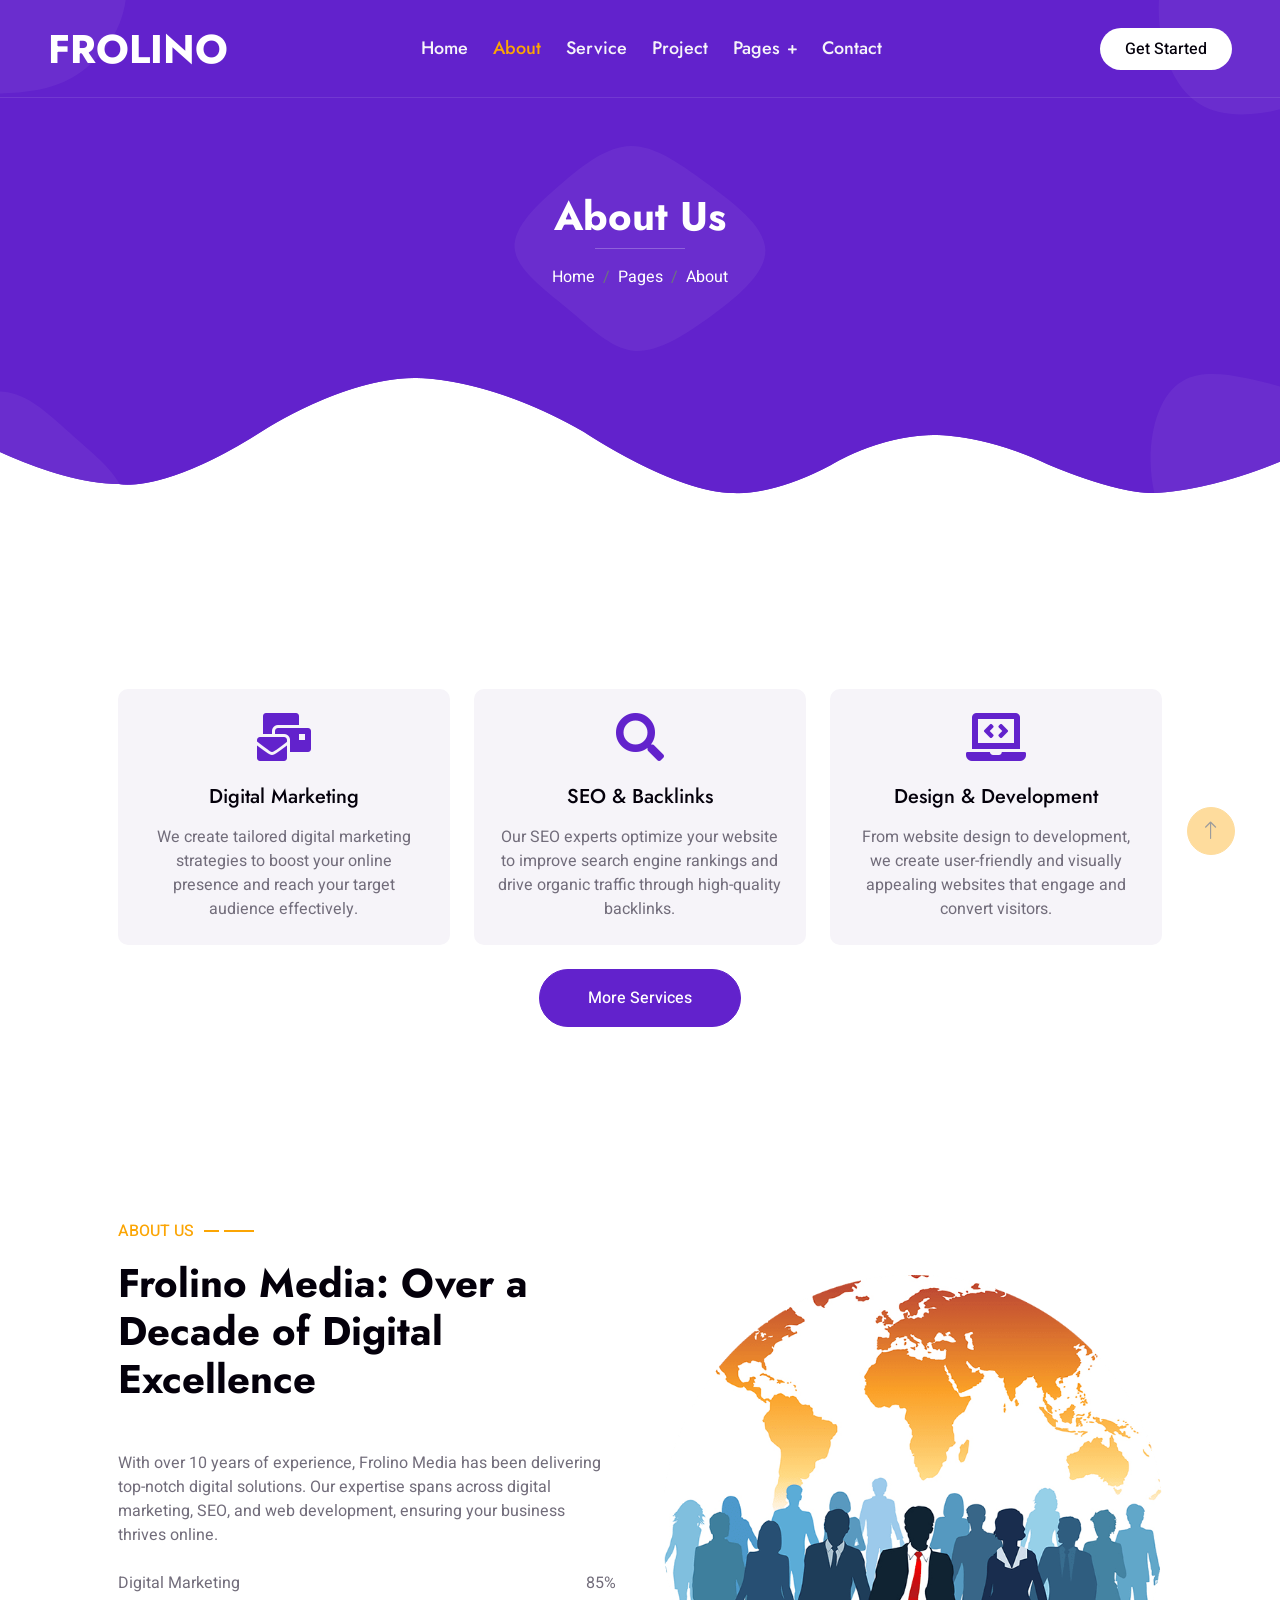
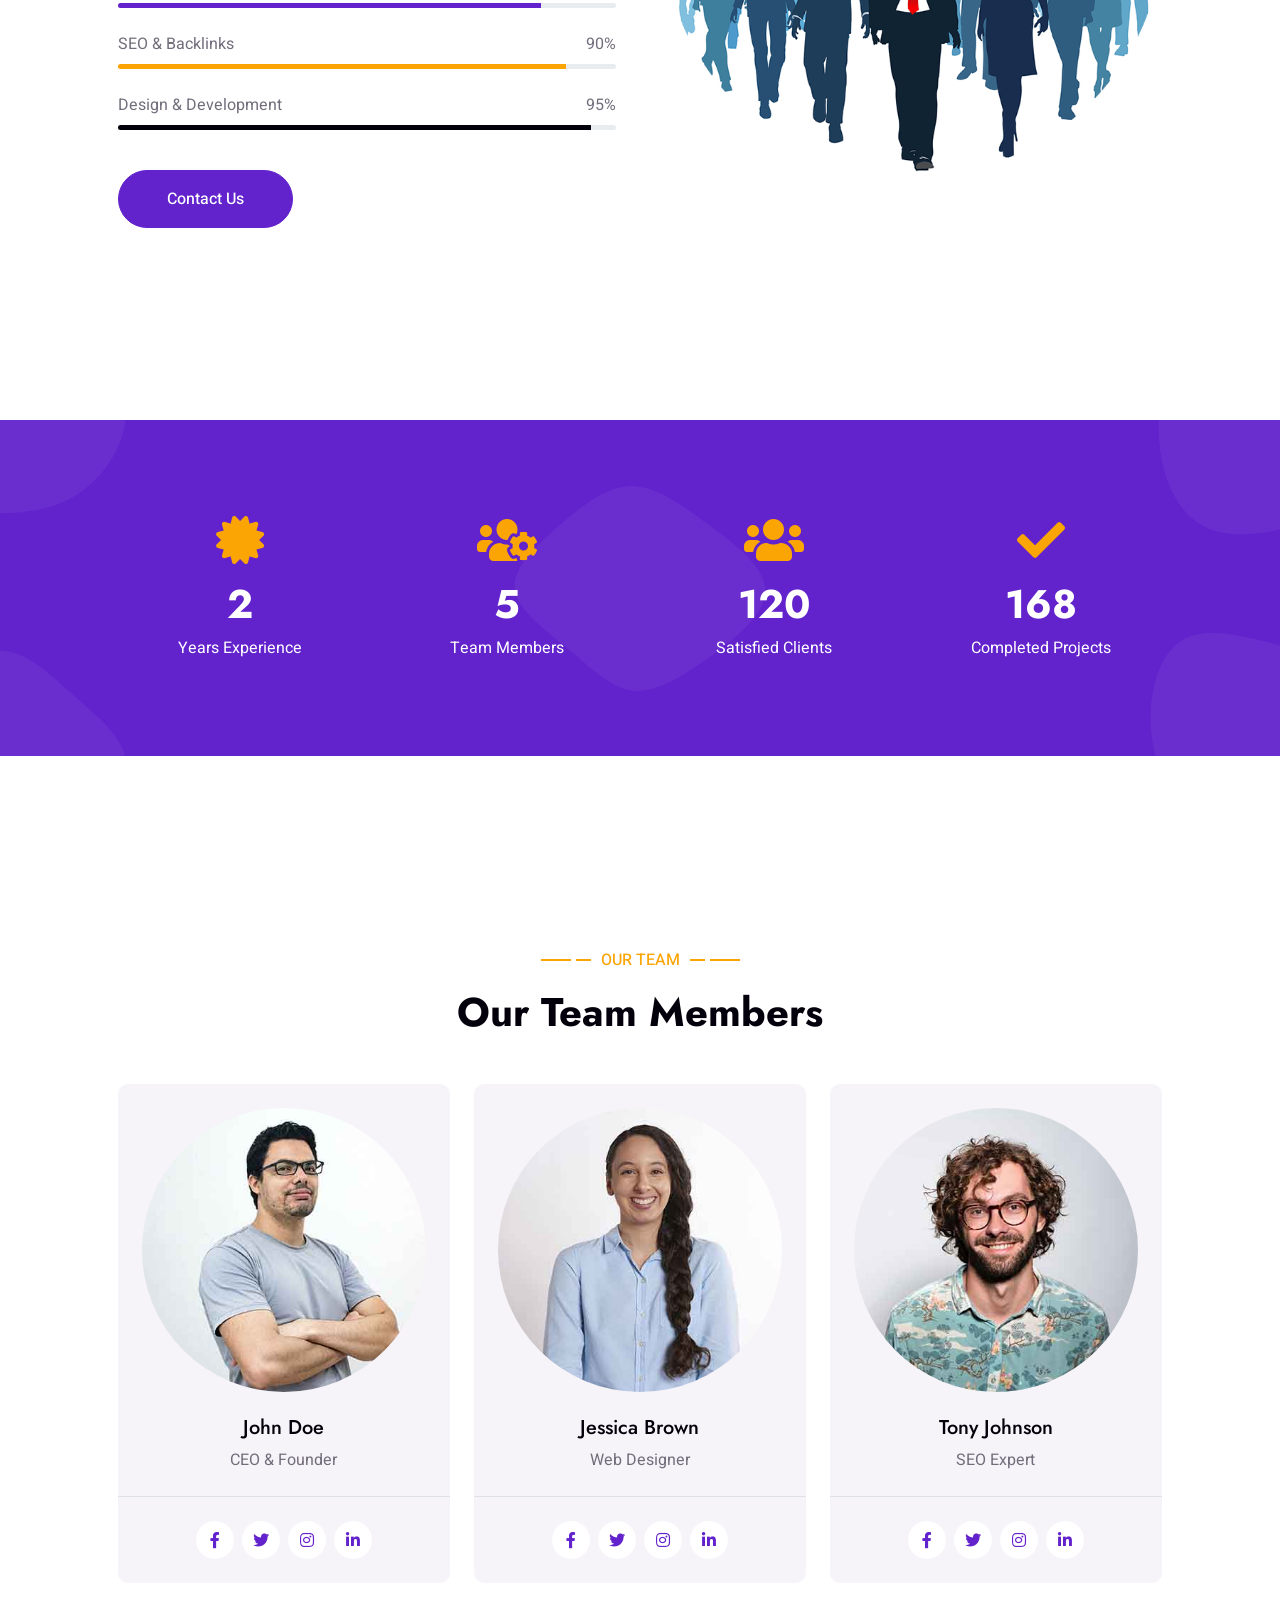
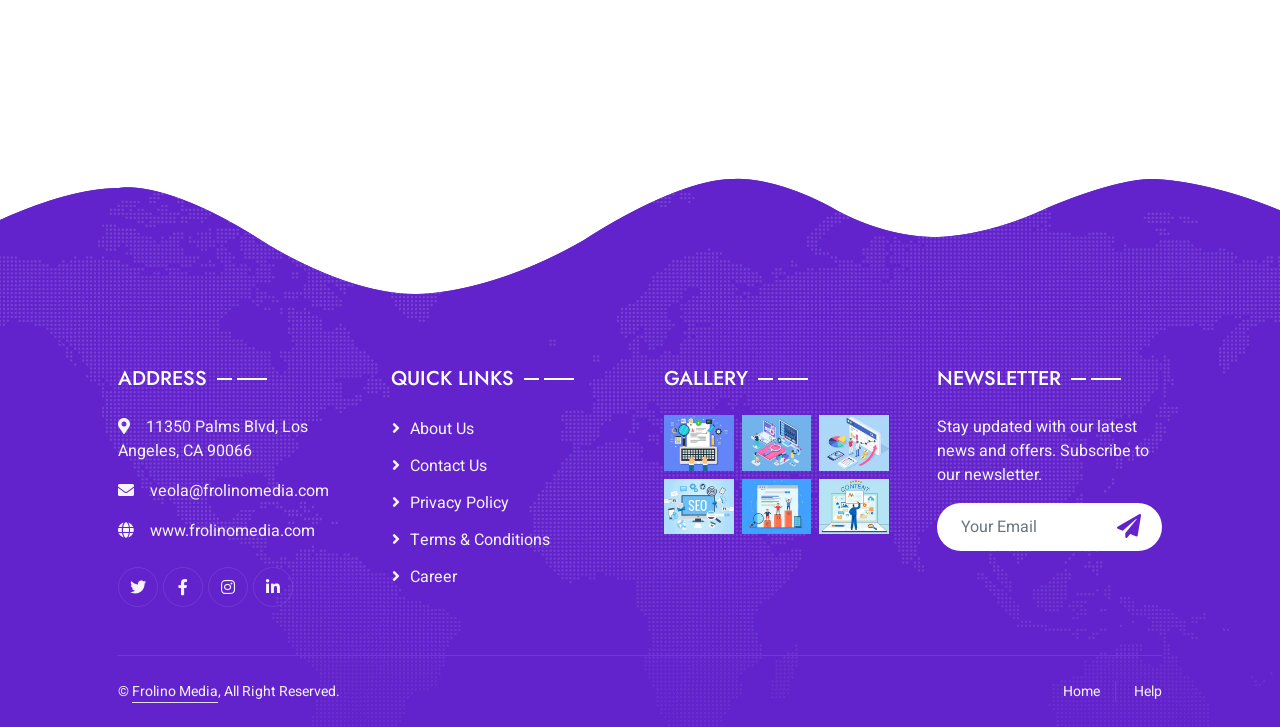
<file: about.html>
<!DOCTYPE html>
<html lang="en">

<head>
    <meta charset="utf-8">
    <title>FROLINO MEDIA</title>
    <meta content="width=device-width, initial-scale=1.0" name="viewport">
    <meta content="" name="keywords">
    <meta content="" name="description">

    <!-- Favicon -->
    <link href="img/favicon.ico" rel="icon">

    <!-- Google Web Fonts -->
    <link rel="preconnect" href="https://fonts.googleapis.com">
    <link rel="preconnect" href="https://fonts.gstatic.com" crossorigin>
    <link href="https://fonts.googleapis.com/css2?family=Heebo:wght@400;500&family=Jost:wght@500;600;700&display=swap" rel="stylesheet"> 

    <!-- Icon Font Stylesheet -->
    <link href="https://cdnjs.cloudflare.com/ajax/libs/font-awesome/5.10.0/css/all.min.css" rel="stylesheet">
    <link href="https://cdn.jsdelivr.net/npm/bootstrap-icons@1.4.1/font/bootstrap-icons.css" rel="stylesheet">

    <!-- Libraries Stylesheet -->
    <link href="lib/animate/animate.min.css" rel="stylesheet">
    <link href="lib/owlcarousel/assets/owl.carousel.min.css" rel="stylesheet">
    <link href="lib/lightbox/css/lightbox.min.css" rel="stylesheet">

    <!-- Customized Bootstrap Stylesheet -->
    <link href="css/bootstrap.min.css" rel="stylesheet">

    <!-- Template Stylesheet -->
    <link href="css/style.css" rel="stylesheet">
</head>

<body>
    <div class="container-xxl bg-white p-0">
        <!-- Spinner Start -->
        <div id="spinner" class="show bg-white position-fixed translate-middle w-100 vh-100 top-50 start-50 d-flex align-items-center justify-content-center">
            <div class="spinner-grow text-primary" style="width: 3rem; height: 3rem;" role="status">
                <span class="sr-only">Loading...</span>
            </div>
        </div>
        <!-- Spinner End -->


        <!-- Navbar & Hero Start -->
        <div class="container-xxl position-relative p-0">
            <nav class="navbar navbar-expand-lg navbar-light px-4 px-lg-5 py-3 py-lg-0">
                <a href="" class="navbar-brand p-0">
                    <h1 class="m-0">FROLINO</h1>
                    <!-- <img src="img/logo.png" alt="Logo"> -->
                </a>
                <button class="navbar-toggler" type="button" data-bs-toggle="collapse" data-bs-target="#navbarCollapse">
                    <span class="fa fa-bars"></span>
                </button>
                <div class="collapse navbar-collapse" id="navbarCollapse">
                    <div class="navbar-nav mx-auto py-0">
                        <a href="index.html" class="nav-item nav-link">Home</a>
                        <a href="about.html" class="nav-item nav-link active">About</a>
                        <a href="service.html" class="nav-item nav-link">Service</a>
                        <a href="project.html" class="nav-item nav-link">Project</a>
                        <div class="nav-item dropdown">
                            <a href="#" class="nav-link dropdown-toggle" data-bs-toggle="dropdown">Pages</a>
                            <div class="dropdown-menu m-0">
                                <a href="team.html" class="dropdown-item">Our Team</a>
                                <a href="testimonial.html" class="dropdown-item">Testimonial</a>
                                <a href="404.html" class="dropdown-item">404 Page</a>
                            </div>
                        </div>
                        <a href="contact.html" class="nav-item nav-link">Contact</a>
                    </div>
                    <a href="" class="btn rounded-pill py-2 px-4 ms-3 d-none d-lg-block">Get Started</a>
                </div>
            </nav>

            <div class="container-xxl py-5 bg-primary hero-header">
                <div class="container my-5 py-5 px-lg-5">
                    <div class="row g-5 py-5">
                        <div class="col-12 text-center">
                            <h1 class="text-white animated slideInDown">About Us</h1>
                            <hr class="bg-white mx-auto mt-0" style="width: 90px;">
                            <nav aria-label="breadcrumb">
                                <ol class="breadcrumb justify-content-center">
                                    <li class="breadcrumb-item"><a class="text-white" href="#">Home</a></li>
                                    <li class="breadcrumb-item"><a class="text-white" href="#">Pages</a></li>
                                    <li class="breadcrumb-item text-white active" aria-current="page">About</li>
                                </ol>
                            </nav>
                        </div>
                    </div>
                </div>
            </div>
        </div>
        <!-- Navbar & Hero End -->


        <!-- Feature Start -->
        <div class="container-xxl py-5">
            <div class="container py-5 px-lg-5">
                <div class="row g-4">
                    <div class="col-lg-4 wow fadeInUp" data-wow-delay="0.1s">
                        <div class="feature-item bg-light rounded text-center p-4">
                            <i class="fa fa-3x fa-mail-bulk text-primary mb-4"></i>
                            <h5 class="mb-3">Digital Marketing</h5>
                            <p class="m-0">We create tailored digital marketing strategies to boost your online presence and reach your target audience effectively.</p>
                        </div>
                    </div>
                    <div class="col-lg-4 wow fadeInUp" data-wow-delay="0.3s">
                        <div class="feature-item bg-light rounded text-center p-4">
                            <i class="fa fa-3x fa-search text-primary mb-4"></i>
                            <h5 class="mb-3">SEO & Backlinks</h5>
                            <p class="m-0">Our SEO experts optimize your website to improve search engine rankings and drive organic traffic through high-quality backlinks.</p>
                        </div>
                    </div>
                    <div class="col-lg-4 wow fadeInUp" data-wow-delay="0.5s">
                        <div class="feature-item bg-light rounded text-center p-4">
                            <i class="fa fa-3x fa-laptop-code text-primary mb-4"></i>
                            <h5 class="mb-3">Design & Development</h5>
                            <p class="m-0">From website design to development, we create user-friendly and visually appealing websites that engage and convert visitors.</p>
                        </div>
                    </div>
                </div>
                <div class="text-center mt-4">
                    <a href="service.html" class="btn btn-primary py-sm-3 px-sm-5 rounded-pill">More Services</a>
                </div>
            </div>
        </div>
        <!-- Feature End -->


        <!-- About Start -->
        <div class="container-xxl py-5" id="about">
            <div class="container py-5 px-lg-5">
                <div class="row g-5 align-items-center">
                    <div class="col-lg-6 wow fadeInUp" data-wow-delay="0.1s">
                        <p class="section-title text-secondary">About Us<span></span></p>
                        <h1 class="mb-5">Frolino Media: Over a Decade of Digital Excellence</h1>
                        <p class="mb-4">With over 10 years of experience, Frolino Media has been delivering top-notch digital solutions. Our expertise spans across digital marketing, SEO, and web development, ensuring your business thrives online.</p>
                        <div class="skill mb-4">
                            <div class="d-flex justify-content-between">
                                <p class="mb-2">Digital Marketing</p>
                                <p class="mb-2">85%</p>
                            </div>
                            <div class="progress">
                                <div class="progress-bar bg-primary" role="progressbar" aria-valuenow="85" aria-valuemin="0" aria-valuemax="100"></div>
                            </div>
                        </div>
                        <div class="skill mb-4">
                            <div class="d-flex justify-content-between">
                                <p class="mb-2">SEO & Backlinks</p>
                                <p class="mb-2">90%</p>
                            </div>
                            <div class="progress">
                                <div class="progress-bar bg-secondary" role="progressbar" aria-valuenow="90" aria-valuemin="0" aria-valuemax="100"></div>
                            </div>
                        </div>
                        <div class="skill mb-4">
                            <div class="d-flex justify-content-between">
                                <p class="mb-2">Design & Development</p>
                                <p class="mb-2">95%</p>
                            </div>
                            <div class="progress">
                                <div class="progress-bar bg-dark" role="progressbar" aria-valuenow="95" aria-valuemin="0" aria-valuemax="100"></div>
                            </div>
                        </div>
                        <a href="contact.html" class="btn btn-primary py-sm-3 px-sm-5 rounded-pill mt-3">Contact Us</a>
                    </div>
                    <div class="col-lg-6">
                        <img class="img-fluid wow zoomIn" data-wow-delay="0.5s" src="img/about.png" alt="About Frolino Media">
                    </div>
                </div>
            </div>
        </div>
        <!-- About End -->


        <!-- Facts Start -->
        <div class="container-xxl bg-primary fact py-5 wow fadeInUp" data-wow-delay="0.1s">
            <div class="container py-5 px-lg-5">
                <div class="row g-4">
                    <div class="col-md-6 col-lg-3 text-center wow fadeIn" data-wow-delay="0.1s">
                        <i class="fa fa-certificate fa-3x text-secondary mb-3"></i>
                        <h1 class="text-white mb-2" data-toggle="counter-up">10</h1>
                        <p class="text-white mb-0">Years Experience</p>
                    </div>
                    <div class="col-md-6 col-lg-3 text-center wow fadeIn" data-wow-delay="0.3s">
                        <i class="fa fa-users-cog fa-3x text-secondary mb-3"></i>
                        <h1 class="text-white mb-2" data-toggle="counter-up">20</h1>
                        <p class="text-white mb-0">Team Members</p>
                    </div>
                    <div class="col-md-6 col-lg-3 text-center wow fadeIn" data-wow-delay="0.5s">
                        <i class="fa fa-users fa-3x text-secondary mb-3"></i>
                        <h1 class="text-white mb-2" data-toggle="counter-up">500</h1>
                        <p class="text-white mb-0">Satisfied Clients</p>
                    </div>
                    <div class="col-md-6 col-lg-3 text-center wow fadeIn" data-wow-delay="0.7s">
                        <i class="fa fa-check fa-3x text-secondary mb-3"></i>
                        <h1 class="text-white mb-2" data-toggle="counter-up">700</h1>
                        <p class="text-white mb-0">Completed Projects</p>
                    </div>
                </div>
            </div>
        </div>
        <!-- Facts End -->
        

        <!-- Team Start -->
        <div class="container-xxl py-5">
            <div class="container py-5 px-lg-5">
                <div class="wow fadeInUp" data-wow-delay="0.1s">
                    <p class="section-title text-secondary justify-content-center"><span></span>Our Team<span></span></p>
                    <h1 class="text-center mb-5">Our Team Members</h1>
                </div>
                <div class="row g-4">
                    <div class="col-lg-4 col-md-6 wow fadeInUp" data-wow-delay="0.1s">
                        <div class="team-item bg-light rounded">
                            <div class="text-center border-bottom p-4">
                                <img class="img-fluid rounded-circle mb-4" src="img/team-1.jpg" alt="">
                                <h5>John Doe</h5>
                                <span>CEO & Founder</span>
                            </div>
                            <div class="d-flex justify-content-center p-4">
                                <a class="btn btn-square mx-1" href=""><i class="fab fa-facebook-f"></i></a>
                                <a class="btn btn-square mx-1" href=""><i class="fab fa-twitter"></i></a>
                                <a class="btn btn-square mx-1" href=""><i class="fab fa-instagram"></i></a>
                                <a class="btn btn-square mx-1" href=""><i class="fab fa-linkedin-in"></i></a>
                            </div>
                        </div>
                    </div>
                    <div class="col-lg-4 col-md-6 wow fadeInUp" data-wow-delay="0.3s">
                        <div class="team-item bg-light rounded">
                            <div class="text-center border-bottom p-4">
                                <img class="img-fluid rounded-circle mb-4" src="img/team-2.jpg" alt="">
                                <h5>Jessica Brown</h5>
                                <span>Web Designer</span>
                            </div>
                            <div class="d-flex justify-content-center p-4">
                                <a class="btn btn-square mx-1" href=""><i class="fab fa-facebook-f"></i></a>
                                <a class="btn btn-square mx-1" href=""><i class="fab fa-twitter"></i></a>
                                <a class="btn btn-square mx-1" href=""><i class="fab fa-instagram"></i></a>
                                <a class="btn btn-square mx-1" href=""><i class="fab fa-linkedin-in"></i></a>
                            </div>
                        </div>
                    </div>
                    <div class="col-lg-4 col-md-6 wow fadeInUp" data-wow-delay="0.5s">
                        <div class="team-item bg-light rounded">
                            <div class="text-center border-bottom p-4">
                                <img class="img-fluid rounded-circle mb-4" src="img/team-3.jpg" alt="">
                                <h5>Tony Johnson</h5>
                                <span>SEO Expert</span>
                            </div>
                            <div class="d-flex justify-content-center p-4">
                                <a class="btn btn-square mx-1" href=""><i class="fab fa-facebook-f"></i></a>
                                <a class="btn btn-square mx-1" href=""><i class="fab fa-twitter"></i></a>
                                <a class="btn btn-square mx-1" href=""><i class="fab fa-instagram"></i></a>
                                <a class="btn btn-square mx-1" href=""><i class="fab fa-linkedin-in"></i></a>
                            </div>
                        </div>
                    </div>
                </div>
            </div>
        </div>
        <!-- Team End -->
        

        <!-- Footer Start -->
        <div class="container-fluid bg-primary text-light footer wow fadeIn" data-wow-delay="0.1s">
            <div class="container py-5 px-lg-5">
                <div class="row g-5">
                    <div class="col-md-6 col-lg-3">
                        <p class="section-title text-white h5 mb-4">Address<span></span></p>
                        <p><i class="fa fa-map-marker-alt me-3"></i>11350 Palms Blvd, Los Angeles, CA 90066</p>
                        <p><i class="fa fa-envelope me-3"></i>veola@frolinomedia.com</p>
                        <p><i class="fa fa-globe me-3"></i>www.frolinomedia.com</p>
                        <div class="d-flex pt-2">
                            <a class="btn btn-outline-light btn-social" href="#"><i class="fab fa-twitter"></i></a>
                            <a class="btn btn-outline-light btn-social" href="#"><i class="fab fa-facebook-f"></i></a>
                            <a class="btn btn-outline-light btn-social" href="#"><i class="fab fa-instagram"></i></a>
                            <a class="btn btn-outline-light btn-social" href="#"><i class="fab fa-linkedin-in"></i></a>
                        </div>
                    </div>
                    <div class="col-md-6 col-lg-3">
                        <p class="section-title text-white h5 mb-4">Quick Links<span></span></p>
                        <a class="btn btn-link" href="about.html">About Us</a>
                        <a class="btn btn-link" href="contact.html">Contact Us</a>
                        <a class="btn btn-link" href="privacy.html">Privacy Policy</a>
                        <a class="btn btn-link" href="terms.html">Terms & Conditions</a>
                        <a class="btn btn-link" href="career.html">Career</a>
                    </div>
                    <div class="col-md-6 col-lg-3">
                        <p class="section-title text-white h5 mb-4">Gallery<span></span></p>
                        <div class="row g-2">
                            <div class="col-4">
                                <img class="img-fluid" src="img/portfolio-1.jpg" alt="Image">
                            </div>
                            <div class="col-4">
                                <img class="img-fluid" src="img/portfolio-2.jpg" alt="Image">
                            </div>
                            <div class="col-4">
                                <img class="img-fluid" src="img/portfolio-3.jpg" alt="Image">
                            </div>
                            <div class="col-4">
                                <img class="img-fluid" src="img/portfolio-4.jpg" alt="Image">
                            </div>
                            <div class="col-4">
                                <img class="img-fluid" src="img/portfolio-5.jpg" alt="Image">
                            </div>
                            <div class="col-4">
                                <img class="img-fluid" src="img/portfolio-6.jpg" alt="Image">
                            </div>
                        </div>
                    </div>
                    <div class="col-md-6 col-lg-3">
                        <p class="section-title text-white h5 mb-4">Newsletter<span></span></p>
                        <p>Stay updated with our latest news and offers. Subscribe to our newsletter.</p>
                        <div class="position-relative w-100 mt-3">
                            <input class="form-control border-0 rounded-pill w-100 ps-4 pe-5" type="text" placeholder="Your Email" style="height: 48px;">
                            <button type="button" class="btn shadow-none position-absolute top-0 end-0 mt-1 me-2"><i class="fa fa-paper-plane text-primary fs-4"></i></button>
                        </div>
                    </div>
                </div>
            </div>
            <div class="container px-lg-5">
                <div class="copyright">
                    <div class="row">
                        <div class="col-md-6 text-center text-md-start mb-3 mb-md-0">
                            &copy; <a class="border-bottom" href="#">Frolino Media</a>, All Right Reserved. 
                        </div>
                        <div class="col-md-6 text-center text-md-end">
                             <div class="footer-menu">
                                <a href="./index.html">Home</a>
                                <a href="./contact.html">Help</a>
                            </div>
                        </div>
                    </div>
                </div>
            </div>
        </div>
        <!-- Footer End -->


        <!-- Back to Top -->
        <a href="#" class="btn btn-lg btn-secondary btn-lg-square back-to-top"><i class="bi bi-arrow-up"></i></a>
    </div>

    <!-- JavaScript Libraries -->
    <script src="https://code.jquery.com/jquery-3.4.1.min.js"></script>
    <script src="https://cdn.jsdelivr.net/npm/bootstrap@5.0.0/dist/js/bootstrap.bundle.min.js"></script>
    <script src="lib/wow/wow.min.js"></script>
    <script src="lib/easing/easing.min.js"></script>
    <script src="lib/waypoints/waypoints.min.js"></script>
    <script src="lib/counterup/counterup.min.js"></script>
    <script src="lib/owlcarousel/owl.carousel.min.js"></script>
    <script src="lib/isotope/isotope.pkgd.min.js"></script>
    <script src="lib/lightbox/js/lightbox.min.js"></script>

    <!-- Template Javascript -->
    <script src="js/main.js"></script>
</body>

</html>
</file>
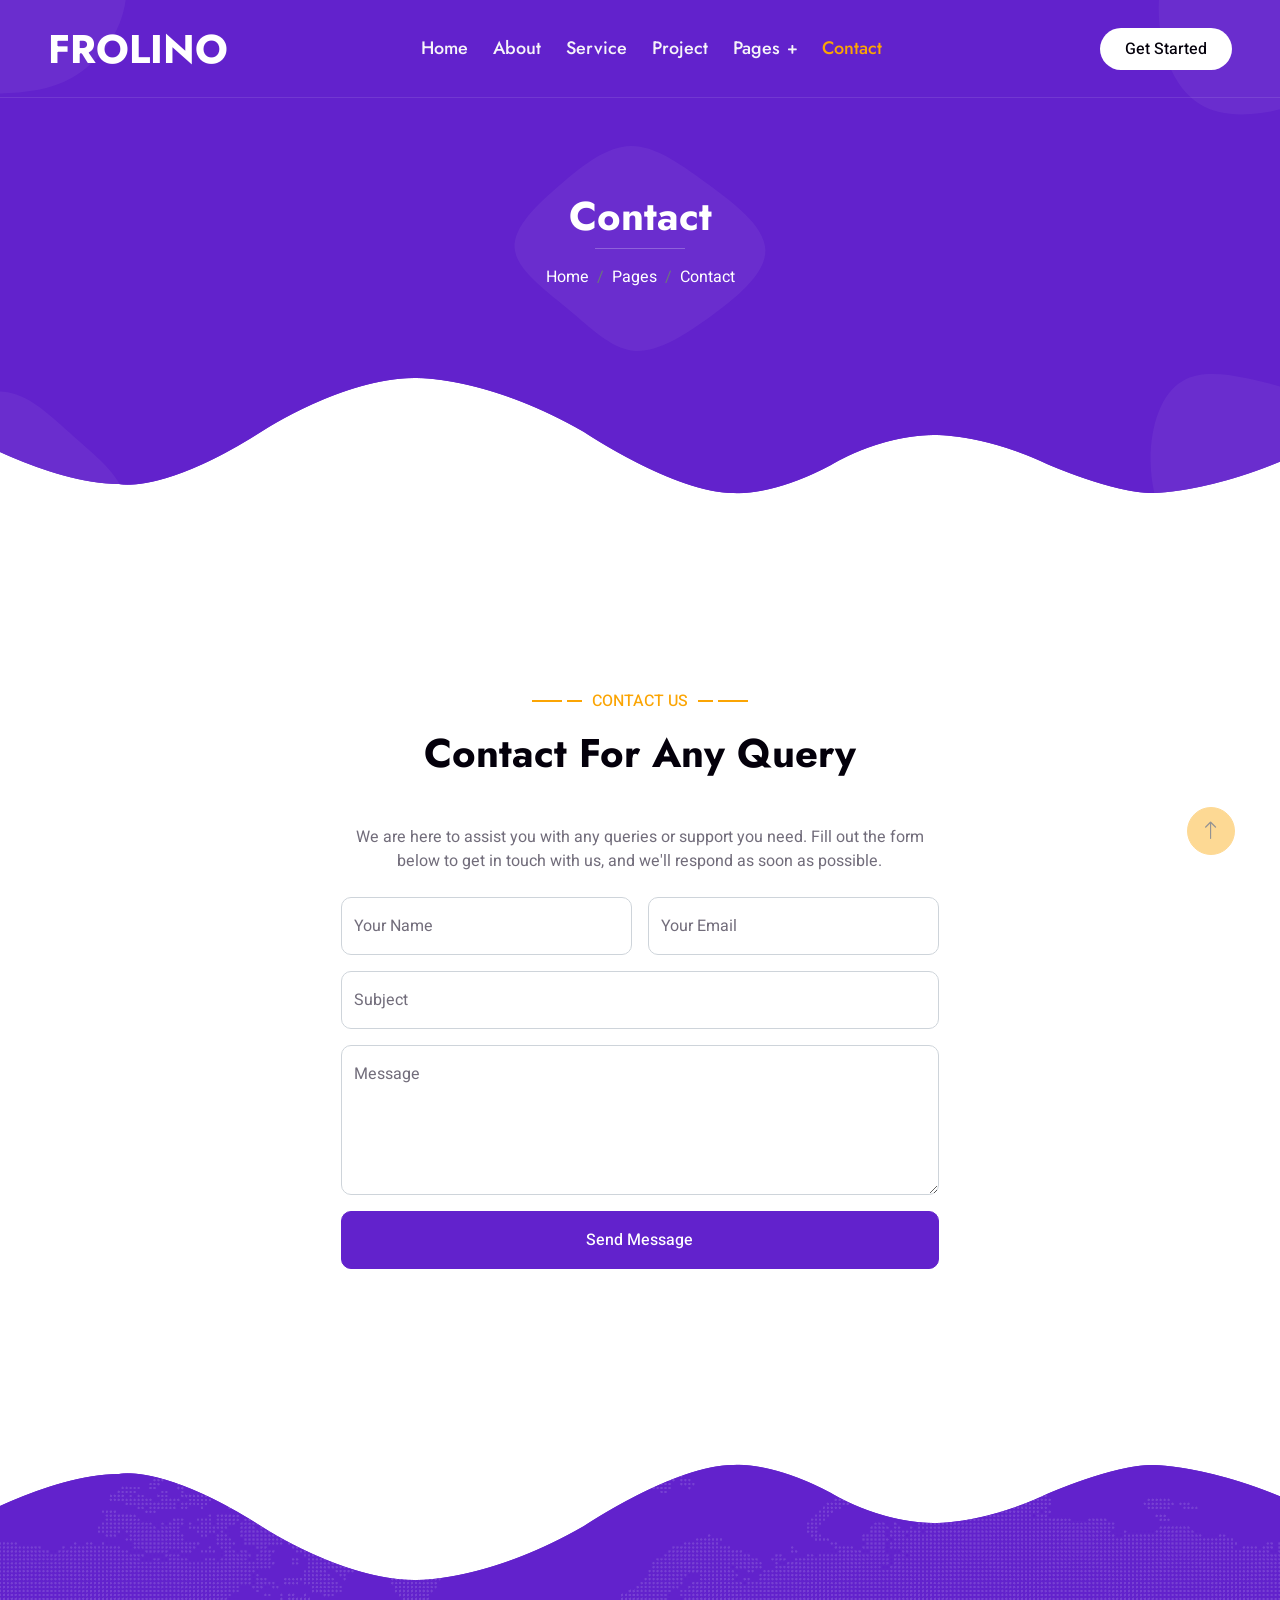
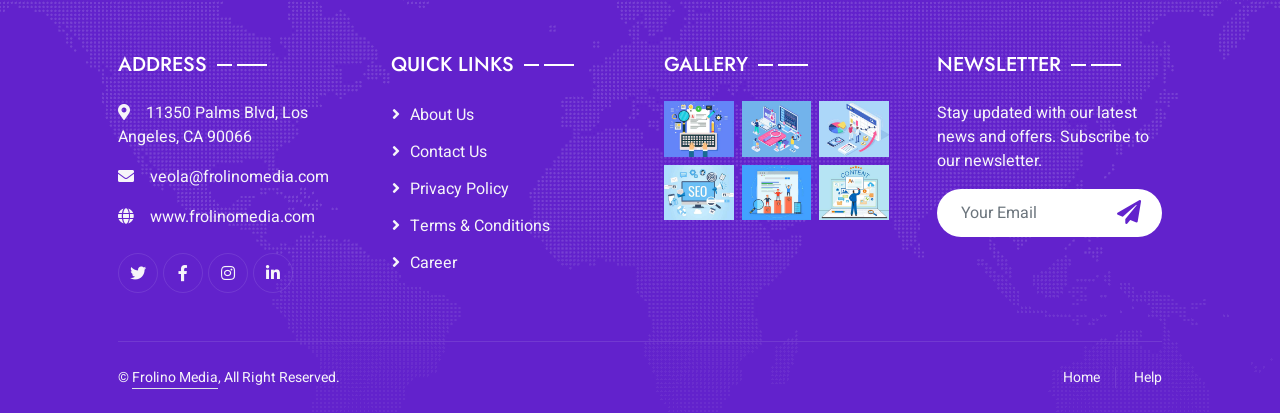
<file: contact.html>
<!DOCTYPE html>
<html lang="en">

<head>
    <meta charset="utf-8">
    <title>FROLINO MEDIA</title>
    <meta content="width=device-width, initial-scale=1.0" name="viewport">
    <meta content="" name="keywords">
    <meta content="" name="description">

    <!-- Favicon -->
    <link href="img/favicon.ico" rel="icon">

    <!-- Google Web Fonts -->
    <link rel="preconnect" href="https://fonts.googleapis.com">
    <link rel="preconnect" href="https://fonts.gstatic.com" crossorigin>
    <link href="https://fonts.googleapis.com/css2?family=Heebo:wght@400;500&family=Jost:wght@500;600;700&display=swap" rel="stylesheet"> 

    <!-- Icon Font Stylesheet -->
    <link href="https://cdnjs.cloudflare.com/ajax/libs/font-awesome/5.10.0/css/all.min.css" rel="stylesheet">
    <link href="https://cdn.jsdelivr.net/npm/bootstrap-icons@1.4.1/font/bootstrap-icons.css" rel="stylesheet">

    <!-- Libraries Stylesheet -->
    <link href="lib/animate/animate.min.css" rel="stylesheet">
    <link href="lib/owlcarousel/assets/owl.carousel.min.css" rel="stylesheet">
    <link href="lib/lightbox/css/lightbox.min.css" rel="stylesheet">

    <!-- Customized Bootstrap Stylesheet -->
    <link href="css/bootstrap.min.css" rel="stylesheet">

    <!-- Template Stylesheet -->
    <link href="css/style.css" rel="stylesheet">
</head>

<body>
    <div class="container-xxl bg-white p-0">
        <!-- Spinner Start -->
        <div id="spinner" class="show bg-white position-fixed translate-middle w-100 vh-100 top-50 start-50 d-flex align-items-center justify-content-center">
            <div class="spinner-grow text-primary" style="width: 3rem; height: 3rem;" role="status">
                <span class="sr-only">Loading...</span>
            </div>
        </div>
        <!-- Spinner End -->


        <!-- Navbar & Hero Start -->
        <div class="container-xxl position-relative p-0">
            <nav class="navbar navbar-expand-lg navbar-light px-4 px-lg-5 py-3 py-lg-0">
                <a href="" class="navbar-brand p-0">
                    <h1 class="m-0">FROLINO</h1>
                    <!-- <img src="img/logo.png" alt="Logo"> -->
                </a>
                <button class="navbar-toggler" type="button" data-bs-toggle="collapse" data-bs-target="#navbarCollapse">
                    <span class="fa fa-bars"></span>
                </button>
                <div class="collapse navbar-collapse" id="navbarCollapse">
                    <div class="navbar-nav mx-auto py-0">
                        <a href="index.html" class="nav-item nav-link">Home</a>
                        <a href="about.html" class="nav-item nav-link">About</a>
                        <a href="service.html" class="nav-item nav-link">Service</a>
                        <a href="project.html" class="nav-item nav-link">Project</a>
                        <div class="nav-item dropdown">
                            <a href="#" class="nav-link dropdown-toggle" data-bs-toggle="dropdown">Pages</a>
                            <div class="dropdown-menu m-0">
                                <a href="team.html" class="dropdown-item">Our Team</a>
                                <a href="testimonial.html" class="dropdown-item">Testimonial</a>
                                <a href="404.html" class="dropdown-item">404 Page</a>
                            </div>
                        </div>
                        <a href="contact.html" class="nav-item nav-link active">Contact</a>
                    </div>
                    <a href="" class="btn rounded-pill py-2 px-4 ms-3 d-none d-lg-block">Get Started</a>
                </div>
            </nav>

            <div class="container-xxl py-5 bg-primary hero-header">
                <div class="container my-5 py-5 px-lg-5">
                    <div class="row g-5 py-5">
                        <div class="col-12 text-center">
                            <h1 class="text-white animated slideInDown">Contact</h1>
                            <hr class="bg-white mx-auto mt-0" style="width: 90px;">
                            <nav aria-label="breadcrumb">
                                <ol class="breadcrumb justify-content-center">
                                    <li class="breadcrumb-item"><a class="text-white" href="#">Home</a></li>
                                    <li class="breadcrumb-item"><a class="text-white" href="#">Pages</a></li>
                                    <li class="breadcrumb-item text-white active" aria-current="page">Contact</li>
                                </ol>
                            </nav>
                        </div>
                    </div>
                </div>
            </div>
        </div>
        <!-- Navbar & Hero End -->


        <!-- Contact Start -->
        <div class="container-xxl py-5">
            <div class="container py-5 px-lg-5">
                <div class="wow fadeInUp" data-wow-delay="0.1s">
                    <p class="section-title text-secondary justify-content-center"><span></span>Contact Us<span></span></p>
                    <h1 class="text-center mb-5">Contact For Any Query</h1>
                </div>
                <div class="row justify-content-center">
                    <div class="col-lg-7">
                        <div class="wow fadeInUp" data-wow-delay="0.3s">
                            <p class="text-center mb-4">We are here to assist you with any queries or support you need. Fill out the form below to get in touch with us, and we'll respond as soon as possible.</p>
                            <form>
                                <div class="row g-3">
                                    <div class="col-md-6">
                                        <div class="form-floating">
                                            <input type="text" class="form-control" id="name" placeholder="Your Name">
                                            <label for="name">Your Name</label>
                                        </div>
                                    </div>
                                    <div class="col-md-6">
                                        <div class="form-floating">
                                            <input type="email" class="form-control" id="email" placeholder="Your Email">
                                            <label for="email">Your Email</label>
                                        </div>
                                    </div>
                                    <div class="col-12">
                                        <div class="form-floating">
                                            <input type="text" class="form-control" id="subject" placeholder="Subject">
                                            <label for="subject">Subject</label>
                                        </div>
                                    </div>
                                    <div class="col-12">
                                        <div class="form-floating">
                                            <textarea class="form-control" placeholder="Leave a message here" id="message" style="height: 150px"></textarea>
                                            <label for="message">Message</label>
                                        </div>
                                    </div>
                                    <div class="col-12">
                                        <button class="btn btn-primary w-100 py-3" type="submit">Send Message</button>
                                    </div>
                                </div>
                            </form>
                        </div>
                    </div>
                </div>
            </div>
        </div>
        <!-- Contact End -->
        

        <!-- Footer Start -->
        <div class="container-fluid bg-primary text-light footer wow fadeIn" data-wow-delay="0.1s">
            <div class="container py-5 px-lg-5">
                <div class="row g-5">
                    <div class="col-md-6 col-lg-3">
                        <p class="section-title text-white h5 mb-4">Address<span></span></p>
                        <p><i class="fa fa-map-marker-alt me-3"></i>11350 Palms Blvd, Los Angeles, CA 90066</p>
                        <p><i class="fa fa-envelope me-3"></i>veola@frolinomedia.com</p>
                        <p><i class="fa fa-globe me-3"></i>www.frolinomedia.com</p>
                        <div class="d-flex pt-2">
                            <a class="btn btn-outline-light btn-social" href="#"><i class="fab fa-twitter"></i></a>
                            <a class="btn btn-outline-light btn-social" href="#"><i class="fab fa-facebook-f"></i></a>
                            <a class="btn btn-outline-light btn-social" href="#"><i class="fab fa-instagram"></i></a>
                            <a class="btn btn-outline-light btn-social" href="#"><i class="fab fa-linkedin-in"></i></a>
                        </div>
                    </div>
                    <div class="col-md-6 col-lg-3">
                        <p class="section-title text-white h5 mb-4">Quick Links<span></span></p>
                        <a class="btn btn-link" href="about.html">About Us</a>
                        <a class="btn btn-link" href="contact.html">Contact Us</a>
                        <a class="btn btn-link" href="privacy.html">Privacy Policy</a>
                        <a class="btn btn-link" href="terms.html">Terms & Conditions</a>
                        <a class="btn btn-link" href="career.html">Career</a>
                    </div>
                    <div class="col-md-6 col-lg-3">
                        <p class="section-title text-white h5 mb-4">Gallery<span></span></p>
                        <div class="row g-2">
                            <div class="col-4">
                                <img class="img-fluid" src="img/portfolio-1.jpg" alt="Image">
                            </div>
                            <div class="col-4">
                                <img class="img-fluid" src="img/portfolio-2.jpg" alt="Image">
                            </div>
                            <div class="col-4">
                                <img class="img-fluid" src="img/portfolio-3.jpg" alt="Image">
                            </div>
                            <div class="col-4">
                                <img class="img-fluid" src="img/portfolio-4.jpg" alt="Image">
                            </div>
                            <div class="col-4">
                                <img class="img-fluid" src="img/portfolio-5.jpg" alt="Image">
                            </div>
                            <div class="col-4">
                                <img class="img-fluid" src="img/portfolio-6.jpg" alt="Image">
                            </div>
                        </div>
                    </div>
                    <div class="col-md-6 col-lg-3">
                        <p class="section-title text-white h5 mb-4">Newsletter<span></span></p>
                        <p>Stay updated with our latest news and offers. Subscribe to our newsletter.</p>
                        <div class="position-relative w-100 mt-3">
                            <input class="form-control border-0 rounded-pill w-100 ps-4 pe-5" type="text" placeholder="Your Email" style="height: 48px;">
                            <button type="button" class="btn shadow-none position-absolute top-0 end-0 mt-1 me-2"><i class="fa fa-paper-plane text-primary fs-4"></i></button>
                        </div>
                    </div>
                </div>
            </div>
            <div class="container px-lg-5">
                <div class="copyright">
                    <div class="row">
                        <div class="col-md-6 text-center text-md-start mb-3 mb-md-0">
                            &copy; <a class="border-bottom" href="#">Frolino Media</a>, All Right Reserved. 
                        </div>
                        <div class="col-md-6 text-center text-md-end">
                             <div class="footer-menu">
                                <a href="./index.html">Home</a>
                                <a href="./contact.html">Help</a>
                            </div>
                        </div>
                    </div>
                </div>
            </div>
        </div>
        <!-- Footer End -->


        <!-- Back to Top -->
        <a href="#" class="btn btn-lg btn-secondary btn-lg-square back-to-top"><i class="bi bi-arrow-up"></i></a>
    </div>

    <!-- JavaScript Libraries -->
    <script src="https://code.jquery.com/jquery-3.4.1.min.js"></script>
    <script src="https://cdn.jsdelivr.net/npm/bootstrap@5.0.0/dist/js/bootstrap.bundle.min.js"></script>
    <script src="lib/wow/wow.min.js"></script>
    <script src="lib/easing/easing.min.js"></script>
    <script src="lib/waypoints/waypoints.min.js"></script>
    <script src="lib/counterup/counterup.min.js"></script>
    <script src="lib/owlcarousel/owl.carousel.min.js"></script>
    <script src="lib/isotope/isotope.pkgd.min.js"></script>
    <script src="lib/lightbox/js/lightbox.min.js"></script>

    <!-- Template Javascript -->
    <script src="js/main.js"></script>
</body>

</html>
</file>
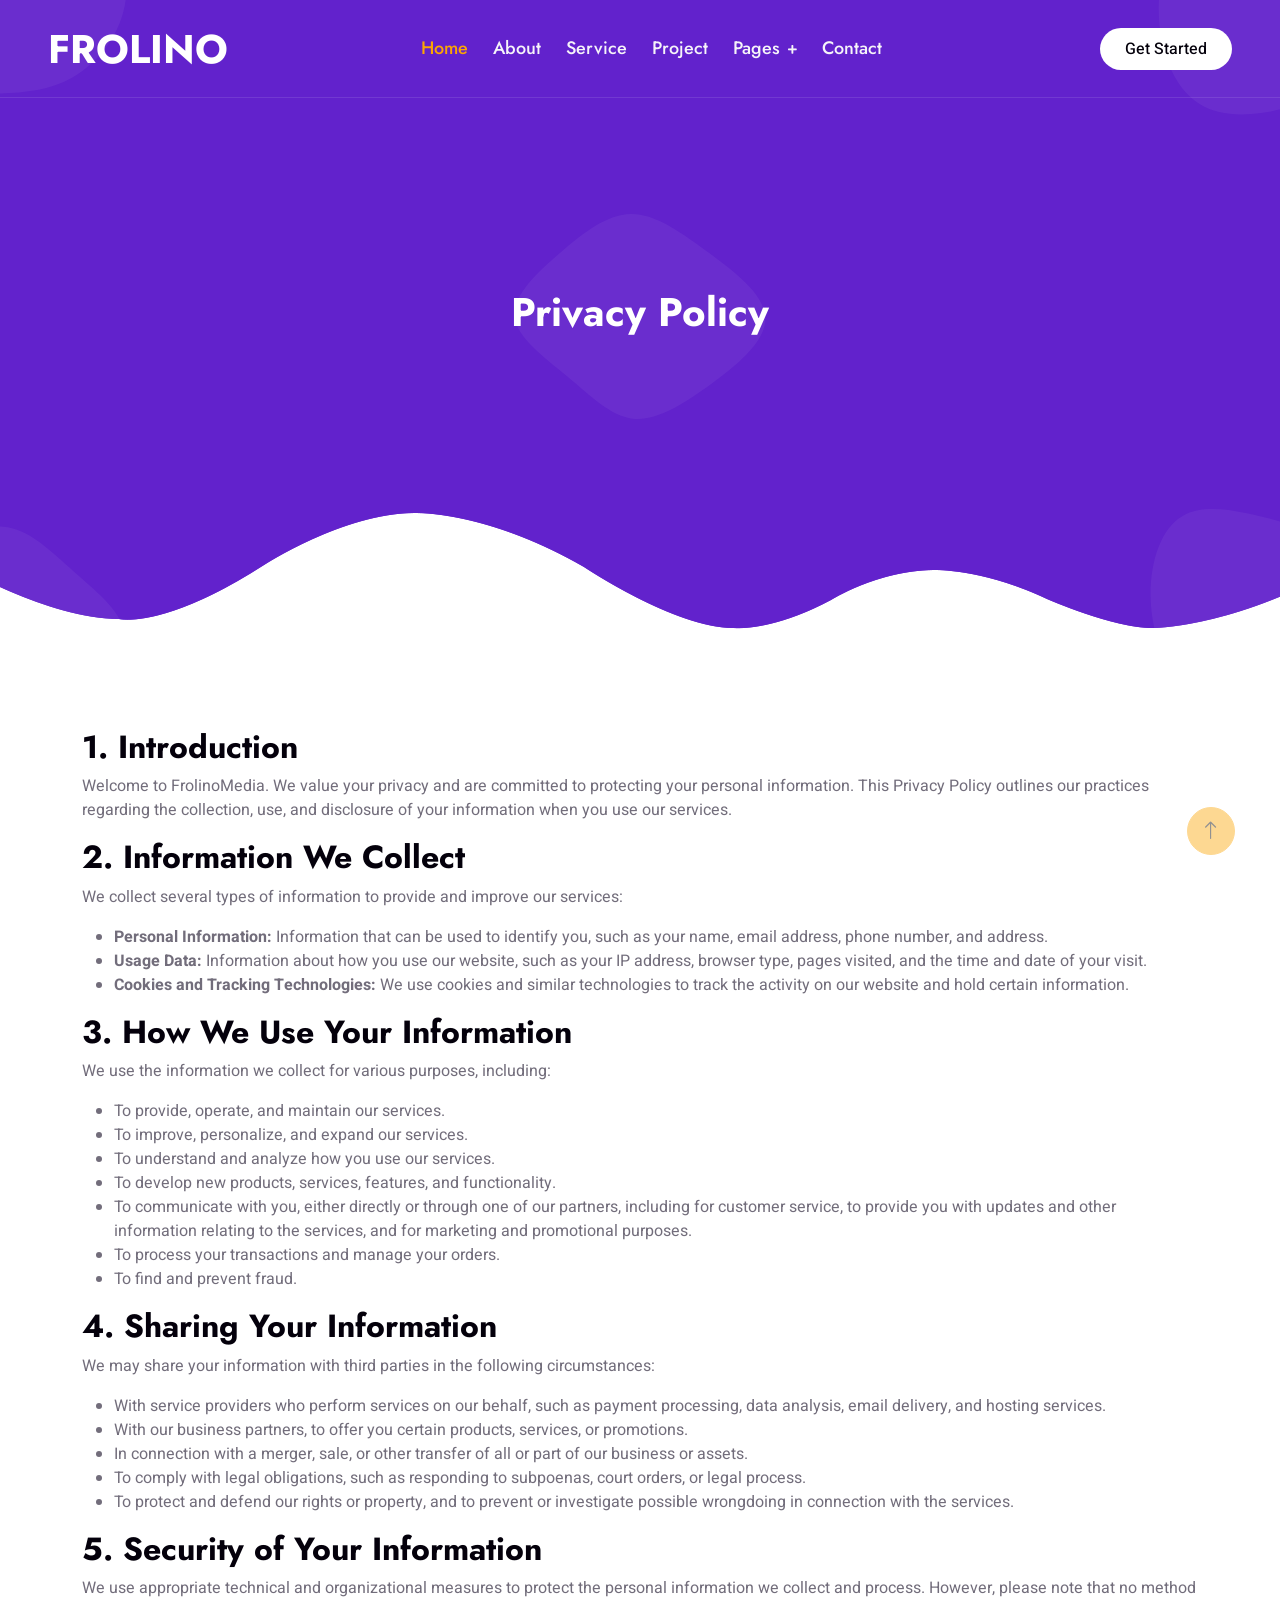
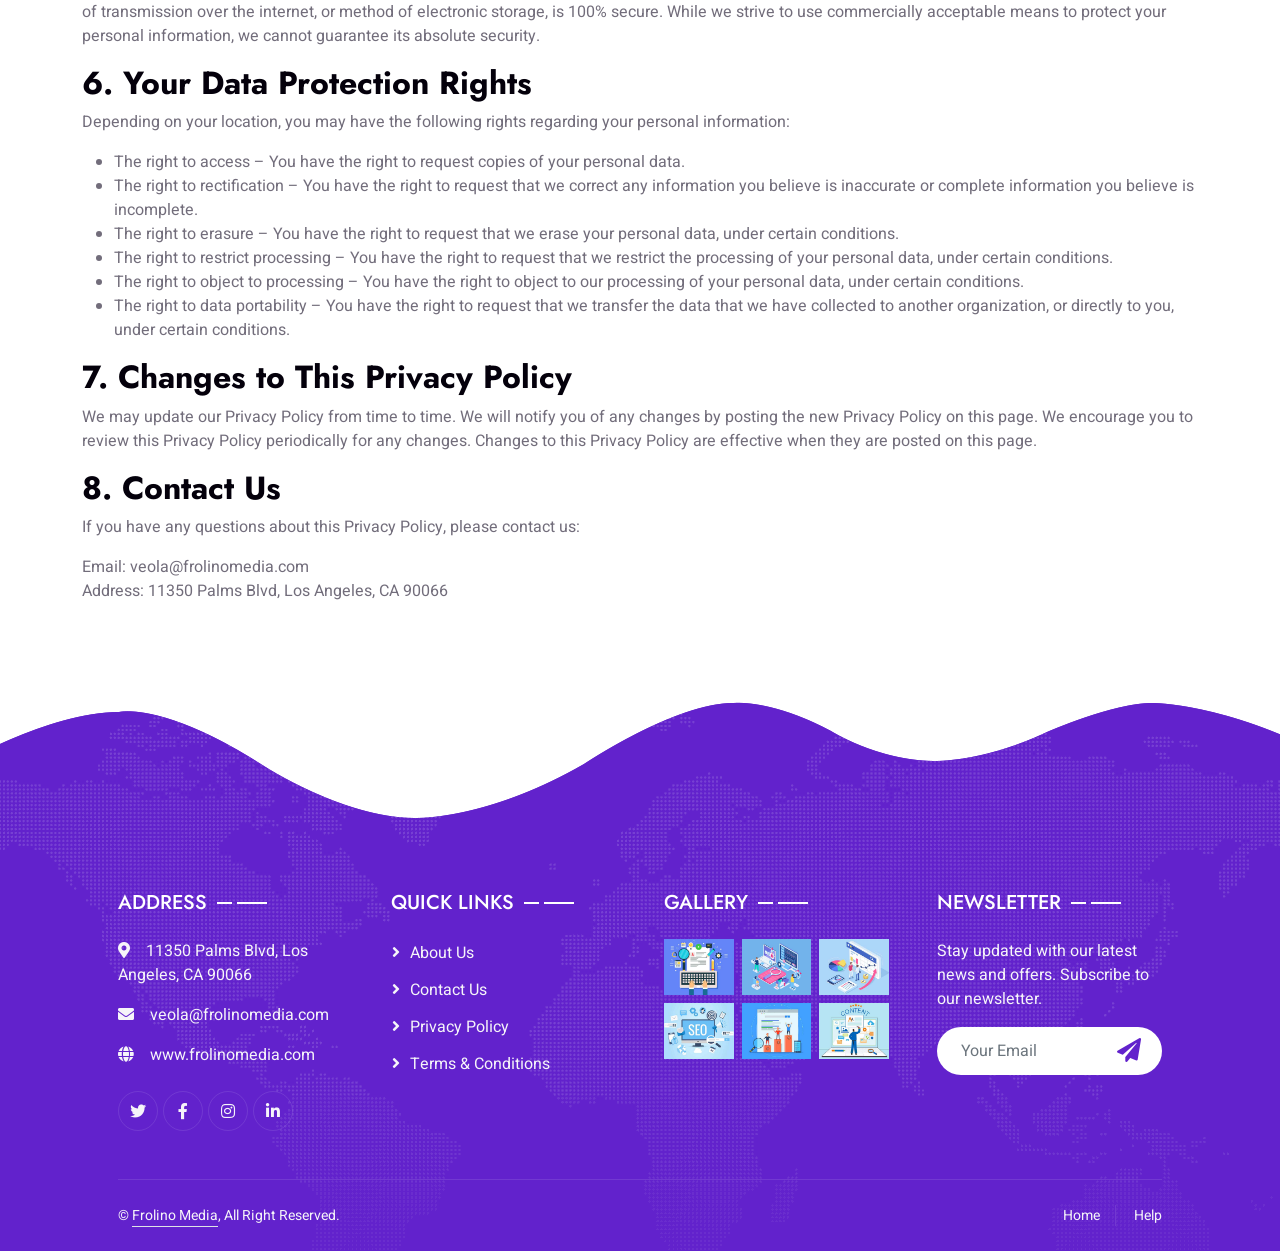
<file: privacy.html>
<!DOCTYPE html>
<html lang="en">

<head>
    <meta charset="utf-8">
    <title>Privacy Policy - FROLINO MEDIA</title>
    <meta content="width=device-width, initial-scale=1.0" name="viewport">
    <meta content="" name="keywords">
    <meta content="" name="description">

    <!-- Favicon -->
    <link href="img/favicon.ico" rel="icon">

    <!-- Google Web Fonts -->
    <link rel="preconnect" href="https://fonts.googleapis.com">
    <link rel="preconnect" href="https://fonts.gstatic.com" crossorigin>
    <link href="https://fonts.googleapis.com/css2?family=Heebo:wght@400;500&family=Jost:wght@500;600;700&display=swap" rel="stylesheet"> 

    <!-- Icon Font Stylesheet -->
    <link href="https://cdnjs.cloudflare.com/ajax/libs/font-awesome/5.10.0/css/all.min.css" rel="stylesheet">
    <link href="https://cdn.jsdelivr.net/npm/bootstrap-icons@1.4.1/font/bootstrap-icons.css" rel="stylesheet">

    <!-- Libraries Stylesheet -->
    <link href="lib/animate/animate.min.css" rel="stylesheet">
    <link href="lib/owlcarousel/assets/owl.carousel.min.css" rel="stylesheet">
    <link href="lib/lightbox/css/lightbox.min.css" rel="stylesheet">

    <!-- Customized Bootstrap Stylesheet -->
    <link href="css/bootstrap.min.css" rel="stylesheet">

    <!-- Template Stylesheet -->
    <link href="css/style.css" rel="stylesheet">
</head>

<body>
    <div class="container-xxl bg-white p-0">
        <!-- Spinner Start -->
        <div id="spinner" class="show bg-white position-fixed translate-middle w-100 vh-100 top-50 start-50 d-flex align-items-center justify-content-center">
            <div class="spinner-grow text-primary" style="width: 3rem; height: 3rem;" role="status">
                <span class="sr-only">Loading...</span>
            </div>
        </div>
        <!-- Spinner End -->


        <!-- Navbar & Hero Start -->
        <div class="container-xxl position-relative p-0">
            <nav class="navbar navbar-expand-lg navbar-light px-4 px-lg-5 py-3 py-lg-0">
                <a href="" class="navbar-brand p-0">
                    <h1 class="m-0">FROLINO</h1>
                    <!-- <img src="img/logo.png" alt="Logo"> -->
                </a>
                <button class="navbar-toggler" type="button" data-bs-toggle="collapse" data-bs-target="#navbarCollapse">
                    <span class="fa fa-bars"></span>
                </button>
                <div class="collapse navbar-collapse" id="navbarCollapse">
                    <div class="navbar-nav mx-auto py-0">
                        <a href="index.html" class="nav-item nav-link active">Home</a>
                        <a href="about.html" class="nav-item nav-link">About</a>
                        <a href="service.html" class="nav-item nav-link">Service</a>
                        <a href="project.html" class="nav-item nav-link">Project</a>
                        <div class="nav-item dropdown">
                            <a href="#" class="nav-link dropdown-toggle" data-bs-toggle="dropdown">Pages</a>
                            <div class="dropdown-menu m-0">
                                <a href="team.html" class="dropdown-item">Our Team</a>
                                <a href="testimonial.html" class="dropdown-item">Testimonial</a>
                                <a href="404.html" class="dropdown-item">404 Page</a>
                            </div>
                        </div>
                        <a href="contact.html" class="nav-item nav-link">Contact</a>
                    </div>
                    <a href="" class="btn rounded-pill py-2 px-4 ms-3 d-none d-lg-block">Get Started</a>
                </div>
            </nav>

            <div class="container-xxl bg-primary hero-header">
                <div class="container px-lg-5">
                    <div class="row g-5 align-items-end">
                        <div class="col-12 text-center">
                            <h1 class="text-white">Privacy Policy</h1>
                        </div>
                    </div>
                </div>
            </div>
            
            <div class="container my-5">
                <h2>1. Introduction</h2>
                <p>Welcome to FrolinoMedia. We value your privacy and are committed to protecting your personal information. This Privacy Policy outlines our practices regarding the collection, use, and disclosure of your information when you use our services.</p>
            
                <h2>2. Information We Collect</h2>
                <p>We collect several types of information to provide and improve our services:</p>
                <ul>
                    <li><strong>Personal Information:</strong> Information that can be used to identify you, such as your name, email address, phone number, and address.</li>
                    <li><strong>Usage Data:</strong> Information about how you use our website, such as your IP address, browser type, pages visited, and the time and date of your visit.</li>
                    <li><strong>Cookies and Tracking Technologies:</strong> We use cookies and similar technologies to track the activity on our website and hold certain information.</li>
                </ul>
            
                <h2>3. How We Use Your Information</h2>
                <p>We use the information we collect for various purposes, including:</p>
                <ul>
                    <li>To provide, operate, and maintain our services.</li>
                    <li>To improve, personalize, and expand our services.</li>
                    <li>To understand and analyze how you use our services.</li>
                    <li>To develop new products, services, features, and functionality.</li>
                    <li>To communicate with you, either directly or through one of our partners, including for customer service, to provide you with updates and other information relating to the services, and for marketing and promotional purposes.</li>
                    <li>To process your transactions and manage your orders.</li>
                    <li>To find and prevent fraud.</li>
                </ul>
            
                <h2>4. Sharing Your Information</h2>
                <p>We may share your information with third parties in the following circumstances:</p>
                <ul>
                    <li>With service providers who perform services on our behalf, such as payment processing, data analysis, email delivery, and hosting services.</li>
                    <li>With our business partners, to offer you certain products, services, or promotions.</li>
                    <li>In connection with a merger, sale, or other transfer of all or part of our business or assets.</li>
                    <li>To comply with legal obligations, such as responding to subpoenas, court orders, or legal process.</li>
                    <li>To protect and defend our rights or property, and to prevent or investigate possible wrongdoing in connection with the services.</li>
                </ul>
            
                <h2>5. Security of Your Information</h2>
                <p>We use appropriate technical and organizational measures to protect the personal information we collect and process. However, please note that no method of transmission over the internet, or method of electronic storage, is 100% secure. While we strive to use commercially acceptable means to protect your personal information, we cannot guarantee its absolute security.</p>
            
                <h2>6. Your Data Protection Rights</h2>
                <p>Depending on your location, you may have the following rights regarding your personal information:</p>
                <ul>
                    <li>The right to access – You have the right to request copies of your personal data.</li>
                    <li>The right to rectification – You have the right to request that we correct any information you believe is inaccurate or complete information you believe is incomplete.</li>
                    <li>The right to erasure – You have the right to request that we erase your personal data, under certain conditions.</li>
                    <li>The right to restrict processing – You have the right to request that we restrict the processing of your personal data, under certain conditions.</li>
                    <li>The right to object to processing – You have the right to object to our processing of your personal data, under certain conditions.</li>
                    <li>The right to data portability – You have the right to request that we transfer the data that we have collected to another organization, or directly to you, under certain conditions.</li>
                </ul>
            
                <h2>7. Changes to This Privacy Policy</h2>
                <p>We may update our Privacy Policy from time to time. We will notify you of any changes by posting the new Privacy Policy on this page. We encourage you to review this Privacy Policy periodically for any changes. Changes to this Privacy Policy are effective when they are posted on this page.</p>
            
                <h2>8. Contact Us</h2>
                <p>If you have any questions about this Privacy Policy, please contact us:</p>
                <p>Email: veola@frolinomedia.com<br>
                Address: 11350 Palms Blvd, Los Angeles, CA 90066</p>
            </div>
            <!-- Navbar & Hero End -->
            
       

        <!-- Footer Start -->
        <div class="container-fluid bg-primary text-light footer wow fadeIn" data-wow-delay="0.1s">
            <div class="container py-5 px-lg-5">
                <div class="row g-5">
                    <div class="col-md-6 col-lg-3">
                        <p class="section-title text-white h5 mb-4">Address<span></span></p>
                        <p><i class="fa fa-map-marker-alt me-3"></i>11350 Palms Blvd, Los Angeles, CA 90066</p>
                        <p><i class="fa fa-envelope me-3"></i>veola@frolinomedia.com</p>
                        <p><i class="fa fa-globe me-3"></i>www.frolinomedia.com</p>
                        <div class="d-flex pt-2">
                            <a class="btn btn-outline-light btn-social" href="#"><i class="fab fa-twitter"></i></a>
                            <a class="btn btn-outline-light btn-social" href="#"><i class="fab fa-facebook-f"></i></a>
                            <a class="btn btn-outline-light btn-social" href="#"><i class="fab fa-instagram"></i></a>
                            <a class="btn btn-outline-light btn-social" href="#"><i class="fab fa-linkedin-in"></i></a>
                        </div>
                    </div>
                    <div class="col-md-6 col-lg-3">
                        <p class="section-title text-white h5 mb-4">Quick Links<span></span></p>
                        <a class="btn btn-link" href="about.html">About Us</a>
                        <a class="btn btn-link" href="contact.html">Contact Us</a>
                        <a class="btn btn-link" href="privacy.html">Privacy Policy</a>
                        <a class="btn btn-link" href="terms.html">Terms & Conditions</a>
                    </div>
                    <div class="col-md-6 col-lg-3">
                        <p class="section-title text-white h5 mb-4">Gallery<span></span></p>
                        <div class="row g-2">
                            <div class="col-4">
                                <img class="img-fluid" src="img/portfolio-1.jpg" alt="Image">
                            </div>
                            <div class="col-4">
                                <img class="img-fluid" src="img/portfolio-2.jpg" alt="Image">
                            </div>
                            <div class="col-4">
                                <img class="img-fluid" src="img/portfolio-3.jpg" alt="Image">
                            </div>
                            <div class="col-4">
                                <img class="img-fluid" src="img/portfolio-4.jpg" alt="Image">
                            </div>
                            <div class="col-4">
                                <img class="img-fluid" src="img/portfolio-5.jpg" alt="Image">
                            </div>
                            <div class="col-4">
                                <img class="img-fluid" src="img/portfolio-6.jpg" alt="Image">
                            </div>
                        </div>
                    </div>
                    <div class="col-md-6 col-lg-3">
                        <p class="section-title text-white h5 mb-4">Newsletter<span></span></p>
                        <p>Stay updated with our latest news and offers. Subscribe to our newsletter.</p>
                        <div class="position-relative w-100 mt-3">
                            <input class="form-control border-0 rounded-pill w-100 ps-4 pe-5" type="text" placeholder="Your Email" style="height: 48px;">
                            <button type="button" class="btn shadow-none position-absolute top-0 end-0 mt-1 me-2"><i class="fa fa-paper-plane text-primary fs-4"></i></button>
                        </div>
                    </div>
                </div>
            </div>
            <div class="container px-lg-5">
                <div class="copyright">
                    <div class="row">
                        <div class="col-md-6 text-center text-md-start mb-3 mb-md-0">
                            &copy; <a class="border-bottom" href="#">Frolino Media</a>, All Right Reserved. 
                        </div>
                        <div class="col-md-6 text-center text-md-end">
                            <div class="footer-menu">
                                <a href="./index.html">Home</a>
                                <a href="./contact.html">Help</a>
                            </div>
                        </div>
                    </div>
                </div>
            </div>
        </div>
        
        <!-- Footer End -->


        <!-- Back to Top -->
        <a href="#" class="btn btn-lg btn-secondary btn-lg-square back-to-top"><i class="bi bi-arrow-up"></i></a>
    </div>
    </div>

    <!-- JavaScript Libraries -->
    <script src="https://code.jquery.com/jquery-3.4.1.min.js"></script>
    <script src="https://cdn.jsdelivr.net/npm/bootstrap@5.0.0/dist/js/bootstrap.bundle.min.js"></script>
    <script src="lib/wow/wow.min.js"></script>
    <script src="lib/easing/easing.min.js"></script>
    <script src="lib/waypoints/waypoints.min.js"></script>
    <script src="lib/counterup/counterup.min.js"></script>
    <script src="lib/owlcarousel/owl.carousel.min.js"></script>
    <script src="lib/isotope/isotope.pkgd.min.js"></script>
    <script src="lib/lightbox/js/lightbox.min.js"></script>

    <!-- Template Javascript -->
    <script src="js/main.js"></script>
</body>

</html>
</file>
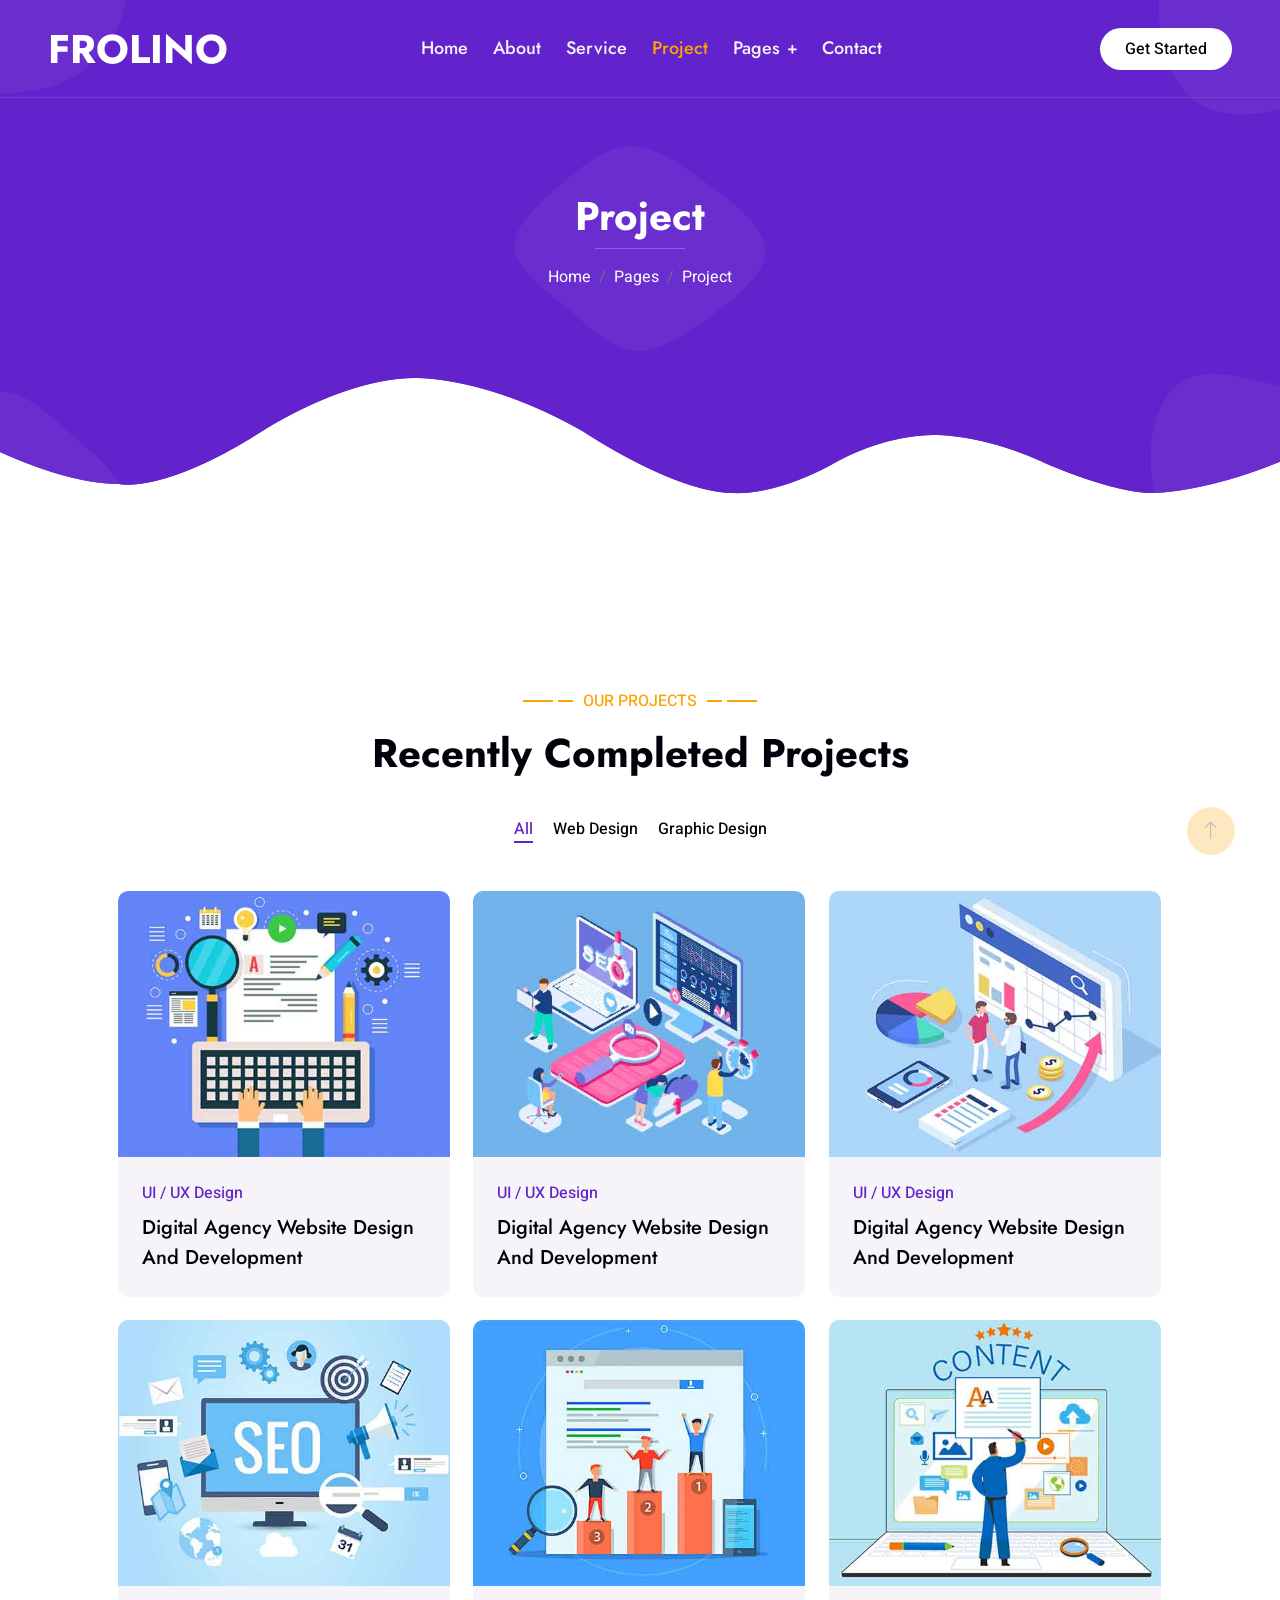
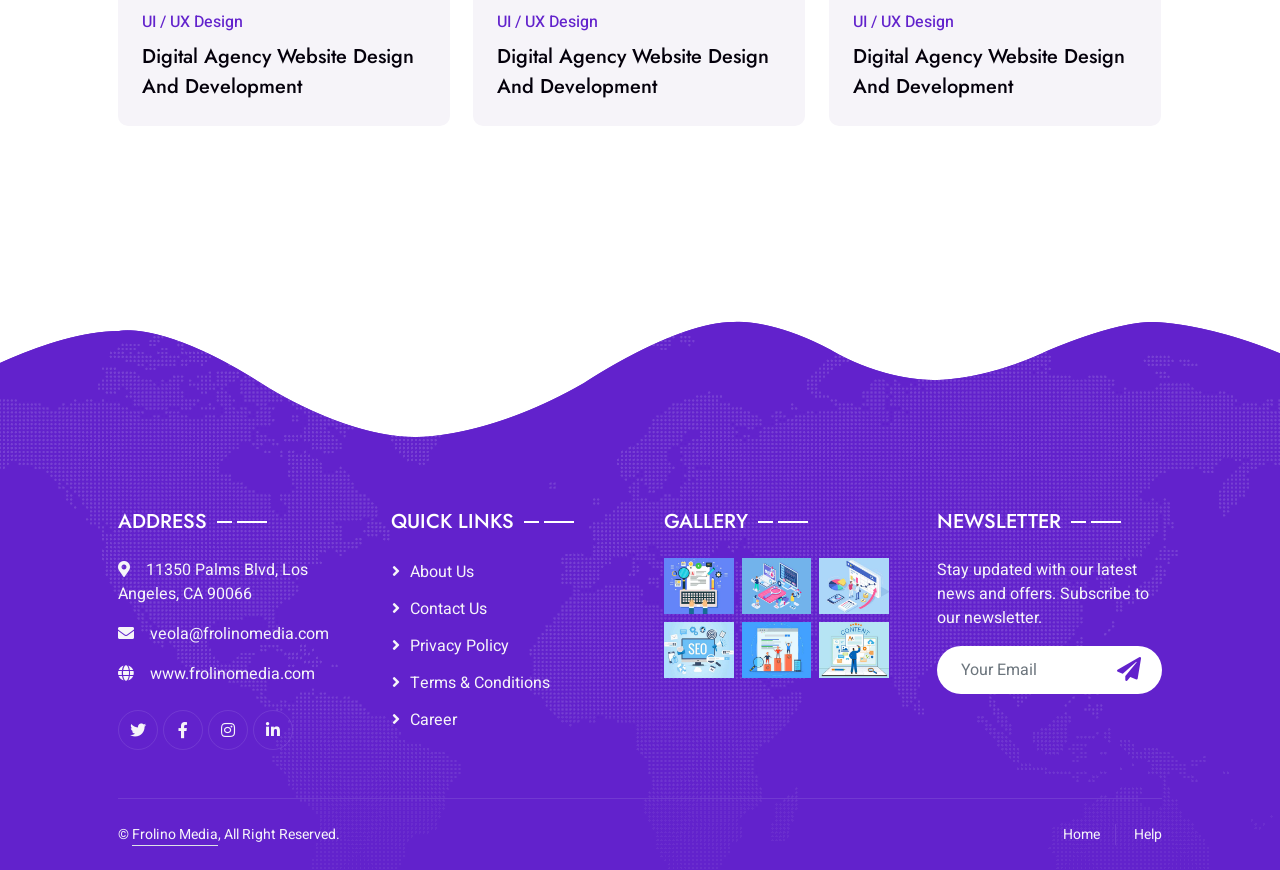
<file: project.html>
<!DOCTYPE html>
<html lang="en">

<head>
    <meta charset="utf-8">
    <title>FROLINO MEDIA</title>
    <meta content="width=device-width, initial-scale=1.0" name="viewport">
    <meta content="" name="keywords">
    <meta content="" name="description">

    <!-- Favicon -->
    <link href="img/favicon.ico" rel="icon">

    <!-- Google Web Fonts -->
    <link rel="preconnect" href="https://fonts.googleapis.com">
    <link rel="preconnect" href="https://fonts.gstatic.com" crossorigin>
    <link href="https://fonts.googleapis.com/css2?family=Heebo:wght@400;500&family=Jost:wght@500;600;700&display=swap" rel="stylesheet"> 

    <!-- Icon Font Stylesheet -->
    <link href="https://cdnjs.cloudflare.com/ajax/libs/font-awesome/5.10.0/css/all.min.css" rel="stylesheet">
    <link href="https://cdn.jsdelivr.net/npm/bootstrap-icons@1.4.1/font/bootstrap-icons.css" rel="stylesheet">

    <!-- Libraries Stylesheet -->
    <link href="lib/animate/animate.min.css" rel="stylesheet">
    <link href="lib/owlcarousel/assets/owl.carousel.min.css" rel="stylesheet">
    <link href="lib/lightbox/css/lightbox.min.css" rel="stylesheet">

    <!-- Customized Bootstrap Stylesheet -->
    <link href="css/bootstrap.min.css" rel="stylesheet">

    <!-- Template Stylesheet -->
    <link href="css/style.css" rel="stylesheet">
</head>

<body>
    <div class="container-xxl bg-white p-0">
        <!-- Spinner Start -->
        <div id="spinner" class="show bg-white position-fixed translate-middle w-100 vh-100 top-50 start-50 d-flex align-items-center justify-content-center">
            <div class="spinner-grow text-primary" style="width: 3rem; height: 3rem;" role="status">
                <span class="sr-only">Loading...</span>
            </div>
        </div>
        <!-- Spinner End -->


        <!-- Navbar & Hero Start -->
        <div class="container-xxl position-relative p-0">
            <nav class="navbar navbar-expand-lg navbar-light px-4 px-lg-5 py-3 py-lg-0">
                <a href="" class="navbar-brand p-0">
                    <h1 class="m-0">FROLINO</h1>
                    <!-- <img src="img/logo.png" alt="Logo"> -->
                </a>
                <button class="navbar-toggler" type="button" data-bs-toggle="collapse" data-bs-target="#navbarCollapse">
                    <span class="fa fa-bars"></span>
                </button>
                <div class="collapse navbar-collapse" id="navbarCollapse">
                    <div class="navbar-nav mx-auto py-0">
                        <a href="index.html" class="nav-item nav-link">Home</a>
                        <a href="about.html" class="nav-item nav-link">About</a>
                        <a href="service.html" class="nav-item nav-link">Service</a>
                        <a href="project.html" class="nav-item nav-link active">Project</a>
                        <div class="nav-item dropdown">
                            <a href="#" class="nav-link dropdown-toggle" data-bs-toggle="dropdown">Pages</a>
                            <div class="dropdown-menu m-0">
                                <a href="team.html" class="dropdown-item">Our Team</a>
                                <a href="testimonial.html" class="dropdown-item">Testimonial</a>
                                <a href="404.html" class="dropdown-item">404 Page</a>
                            </div>
                        </div>
                        <a href="contact.html" class="nav-item nav-link">Contact</a>
                    </div>
                    <a href="" class="btn rounded-pill py-2 px-4 ms-3 d-none d-lg-block">Get Started</a>
                </div>
            </nav>

            <div class="container-xxl py-5 bg-primary hero-header">
                <div class="container my-5 py-5 px-lg-5">
                    <div class="row g-5 py-5">
                        <div class="col-12 text-center">
                            <h1 class="text-white animated slideInDown">Project</h1>
                            <hr class="bg-white mx-auto mt-0" style="width: 90px;">
                            <nav aria-label="breadcrumb">
                                <ol class="breadcrumb justify-content-center">
                                    <li class="breadcrumb-item"><a class="text-white" href="#">Home</a></li>
                                    <li class="breadcrumb-item"><a class="text-white" href="#">Pages</a></li>
                                    <li class="breadcrumb-item text-white active" aria-current="page">Project</li>
                                </ol>
                            </nav>
                        </div>
                    </div>
                </div>
            </div>
        </div>
        <!-- Navbar & Hero End -->


        <!-- Projects Start -->
        <div class="container-xxl py-5">
            <div class="container py-5 px-lg-5">
                <div class="wow fadeInUp" data-wow-delay="0.1s">
                    <p class="section-title text-secondary justify-content-center"><span></span>Our Projects<span></span></p>
                    <h1 class="text-center mb-5">Recently Completed Projects</h1>
                </div>
                <div class="row mt-n2 wow fadeInUp" data-wow-delay="0.3s">
                    <div class="col-12 text-center">
                        <ul class="list-inline mb-5" id="portfolio-flters">
                            <li class="mx-2 active" data-filter="*">All</li>
                            <li class="mx-2" data-filter=".first">Web Design</li>
                            <li class="mx-2" data-filter=".second">Graphic Design</li>
                        </ul>
                    </div>
                </div>
                <div class="row g-4 portfolio-container">
                    <div class="col-lg-4 col-md-6 portfolio-item first wow fadeInUp" data-wow-delay="0.1s">
                        <div class="rounded overflow-hidden">
                            <div class="position-relative overflow-hidden">
                                <img class="img-fluid w-100" src="img/portfolio-1.jpg" alt="">
                                <div class="portfolio-overlay">
                                    <a class="btn btn-square btn-outline-light mx-1" href="img/portfolio-1.jpg" data-lightbox="portfolio"><i class="fa fa-eye"></i></a>
                                    <a class="btn btn-square btn-outline-light mx-1" href=""><i class="fa fa-link"></i></a>
                                </div>
                            </div>
                            <div class="bg-light p-4">
                                <p class="text-primary fw-medium mb-2">UI / UX Design</p>
                                <h5 class="lh-base mb-0">Digital Agency Website Design And Development</a>
                            </div>
                        </div>
                    </div>
                    <div class="col-lg-4 col-md-6 portfolio-item second wow fadeInUp" data-wow-delay="0.3s">
                        <div class="rounded overflow-hidden">
                            <div class="position-relative overflow-hidden">
                                <img class="img-fluid w-100" src="img/portfolio-2.jpg" alt="">
                                <div class="portfolio-overlay">
                                    <a class="btn btn-square btn-outline-light mx-1" href="img/portfolio-2.jpg" data-lightbox="portfolio"><i class="fa fa-eye"></i></a>
                                    <a class="btn btn-square btn-outline-light mx-1" href=""><i class="fa fa-link"></i></a>
                                </div>
                            </div>
                            <div class="bg-light p-4">
                                <p class="text-primary fw-medium mb-2">UI / UX Design</p>
                                <h5 class="lh-base mb-0">Digital Agency Website Design And Development</a>
                            </div>
                        </div>
                    </div>
                    <div class="col-lg-4 col-md-6 portfolio-item first wow fadeInUp" data-wow-delay="0.5s">
                        <div class="rounded overflow-hidden">
                            <div class="position-relative overflow-hidden">
                                <img class="img-fluid w-100" src="img/portfolio-3.jpg" alt="">
                                <div class="portfolio-overlay">
                                    <a class="btn btn-square btn-outline-light mx-1" href="img/portfolio-3.jpg" data-lightbox="portfolio"><i class="fa fa-eye"></i></a>
                                    <a class="btn btn-square btn-outline-light mx-1" href=""><i class="fa fa-link"></i></a>
                                </div>
                            </div>
                            <div class="bg-light p-4">
                                <p class="text-primary fw-medium mb-2">UI / UX Design</p>
                                <h5 class="lh-base mb-0">Digital Agency Website Design And Development</a>
                            </div>
                        </div>
                    </div>
                    <div class="col-lg-4 col-md-6 portfolio-item second wow fadeInUp" data-wow-delay="0.1s">
                        <div class="rounded overflow-hidden">
                            <div class="position-relative overflow-hidden">
                                <img class="img-fluid w-100" src="img/portfolio-4.jpg" alt="">
                                <div class="portfolio-overlay">
                                    <a class="btn btn-square btn-outline-light mx-1" href="img/portfolio-4.jpg" data-lightbox="portfolio"><i class="fa fa-eye"></i></a>
                                    <a class="btn btn-square btn-outline-light mx-1" href=""><i class="fa fa-link"></i></a>
                                </div>
                            </div>
                            <div class="bg-light p-4">
                                <p class="text-primary fw-medium mb-2">UI / UX Design</p>
                                <h5 class="lh-base mb-0">Digital Agency Website Design And Development</a>
                            </div>
                        </div>
                    </div>
                    <div class="col-lg-4 col-md-6 portfolio-item first wow fadeInUp" data-wow-delay="0.3s">
                        <div class="rounded overflow-hidden">
                            <div class="position-relative overflow-hidden">
                                <img class="img-fluid w-100" src="img/portfolio-5.jpg" alt="">
                                <div class="portfolio-overlay">
                                    <a class="btn btn-square btn-outline-light mx-1" href="img/portfolio-5.jpg" data-lightbox="portfolio"><i class="fa fa-eye"></i></a>
                                    <a class="btn btn-square btn-outline-light mx-1" href=""><i class="fa fa-link"></i></a>
                                </div>
                            </div>
                            <div class="bg-light p-4">
                                <p class="text-primary fw-medium mb-2">UI / UX Design</p>
                                <h5 class="lh-base mb-0">Digital Agency Website Design And Development</a>
                            </div>
                        </div>
                    </div>
                    <div class="col-lg-4 col-md-6 portfolio-item second wow fadeInUp" data-wow-delay="0.5s">
                        <div class="rounded overflow-hidden">
                            <div class="position-relative overflow-hidden">
                                <img class="img-fluid w-100" src="img/portfolio-6.jpg" alt="">
                                <div class="portfolio-overlay">
                                    <a class="btn btn-square btn-outline-light mx-1" href="img/portfolio-6.jpg" data-lightbox="portfolio"><i class="fa fa-eye"></i></a>
                                    <a class="btn btn-square btn-outline-light mx-1" href=""><i class="fa fa-link"></i></a>
                                </div>
                            </div>
                            <div class="bg-light p-4">
                                <p class="text-primary fw-medium mb-2">UI / UX Design</p>
                                <h5 class="lh-base mb-0">Digital Agency Website Design And Development</a>
                            </div>
                        </div>
                    </div>
                </div>
            </div>
        </div>
        <!-- Projects End -->
        

        <!-- Footer Start -->
        <div class="container-fluid bg-primary text-light footer wow fadeIn" data-wow-delay="0.1s">
            <div class="container py-5 px-lg-5">
                <div class="row g-5">
                    <div class="col-md-6 col-lg-3">
                        <p class="section-title text-white h5 mb-4">Address<span></span></p>
                        <p><i class="fa fa-map-marker-alt me-3"></i>11350 Palms Blvd, Los Angeles, CA 90066</p>
                        <p><i class="fa fa-envelope me-3"></i>veola@frolinomedia.com</p>
                        <p><i class="fa fa-globe me-3"></i>www.frolinomedia.com</p>
                        <div class="d-flex pt-2">
                            <a class="btn btn-outline-light btn-social" href="#"><i class="fab fa-twitter"></i></a>
                            <a class="btn btn-outline-light btn-social" href="#"><i class="fab fa-facebook-f"></i></a>
                            <a class="btn btn-outline-light btn-social" href="#"><i class="fab fa-instagram"></i></a>
                            <a class="btn btn-outline-light btn-social" href="#"><i class="fab fa-linkedin-in"></i></a>
                        </div>
                    </div>
                    <div class="col-md-6 col-lg-3">
                        <p class="section-title text-white h5 mb-4">Quick Links<span></span></p>
                        <a class="btn btn-link" href="about.html">About Us</a>
                        <a class="btn btn-link" href="contact.html">Contact Us</a>
                        <a class="btn btn-link" href="privacy.html">Privacy Policy</a>
                        <a class="btn btn-link" href="terms.html">Terms & Conditions</a>
                        <a class="btn btn-link" href="career.html">Career</a>
                    </div>
                    <div class="col-md-6 col-lg-3">
                        <p class="section-title text-white h5 mb-4">Gallery<span></span></p>
                        <div class="row g-2">
                            <div class="col-4">
                                <img class="img-fluid" src="img/portfolio-1.jpg" alt="Image">
                            </div>
                            <div class="col-4">
                                <img class="img-fluid" src="img/portfolio-2.jpg" alt="Image">
                            </div>
                            <div class="col-4">
                                <img class="img-fluid" src="img/portfolio-3.jpg" alt="Image">
                            </div>
                            <div class="col-4">
                                <img class="img-fluid" src="img/portfolio-4.jpg" alt="Image">
                            </div>
                            <div class="col-4">
                                <img class="img-fluid" src="img/portfolio-5.jpg" alt="Image">
                            </div>
                            <div class="col-4">
                                <img class="img-fluid" src="img/portfolio-6.jpg" alt="Image">
                            </div>
                        </div>
                    </div>
                    <div class="col-md-6 col-lg-3">
                        <p class="section-title text-white h5 mb-4">Newsletter<span></span></p>
                        <p>Stay updated with our latest news and offers. Subscribe to our newsletter.</p>
                        <div class="position-relative w-100 mt-3">
                            <input class="form-control border-0 rounded-pill w-100 ps-4 pe-5" type="text" placeholder="Your Email" style="height: 48px;">
                            <button type="button" class="btn shadow-none position-absolute top-0 end-0 mt-1 me-2"><i class="fa fa-paper-plane text-primary fs-4"></i></button>
                        </div>
                    </div>
                </div>
            </div>
            <div class="container px-lg-5">
                <div class="copyright">
                    <div class="row">
                        <div class="col-md-6 text-center text-md-start mb-3 mb-md-0">
                            &copy; <a class="border-bottom" href="#">Frolino Media</a>, All Right Reserved. 
                        </div>
                        <div class="col-md-6 text-center text-md-end">
                             <div class="footer-menu">
                                <a href="./index.html">Home</a>
                                <a href="./contact.html">Help</a>
                            </div>
                        </div>
                    </div>
                </div>
            </div>
        </div>
        <!-- Footer End -->


        <!-- Back to Top -->
        <a href="#" class="btn btn-lg btn-secondary btn-lg-square back-to-top"><i class="bi bi-arrow-up"></i></a>
    </div>

    <!-- JavaScript Libraries -->
    <script src="https://code.jquery.com/jquery-3.4.1.min.js"></script>
    <script src="https://cdn.jsdelivr.net/npm/bootstrap@5.0.0/dist/js/bootstrap.bundle.min.js"></script>
    <script src="lib/wow/wow.min.js"></script>
    <script src="lib/easing/easing.min.js"></script>
    <script src="lib/waypoints/waypoints.min.js"></script>
    <script src="lib/counterup/counterup.min.js"></script>
    <script src="lib/owlcarousel/owl.carousel.min.js"></script>
    <script src="lib/isotope/isotope.pkgd.min.js"></script>
    <script src="lib/lightbox/js/lightbox.min.js"></script>

    <!-- Template Javascript -->
    <script src="js/main.js"></script>
</body>

</html>
</file>
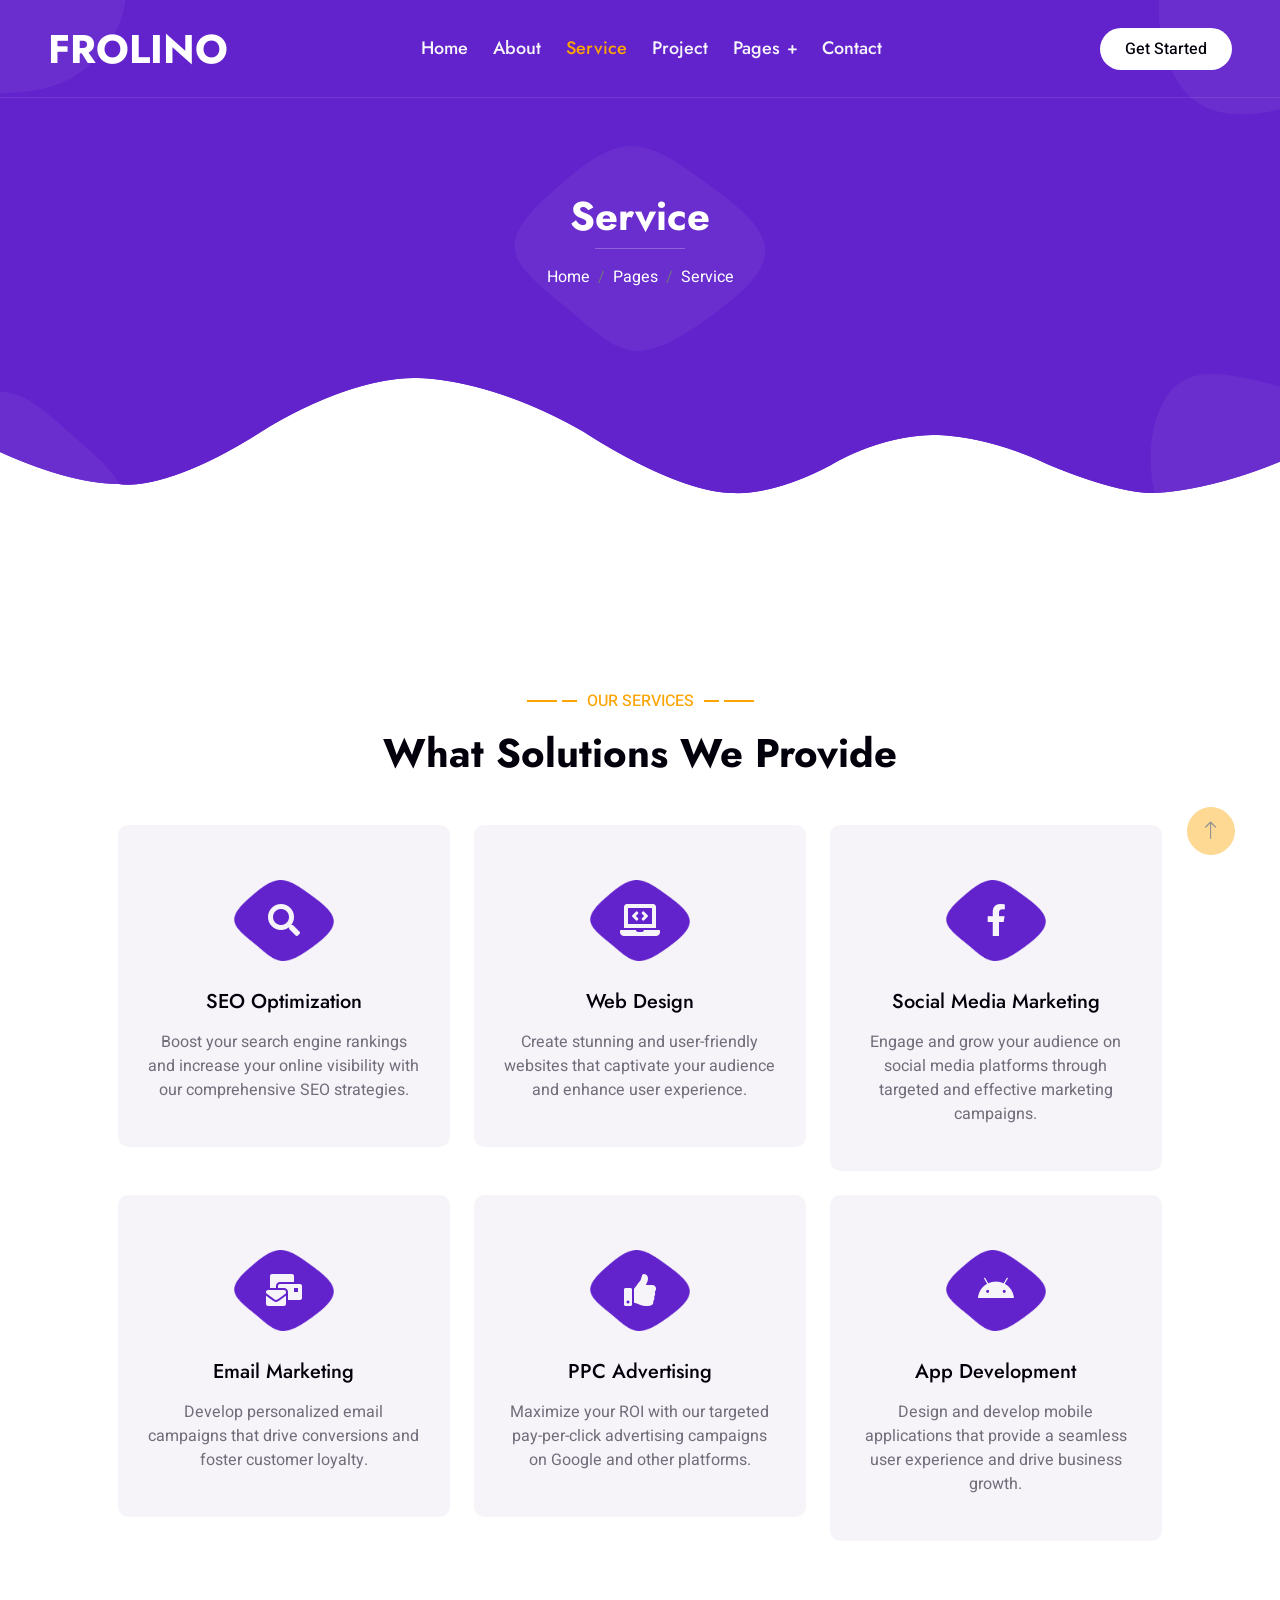
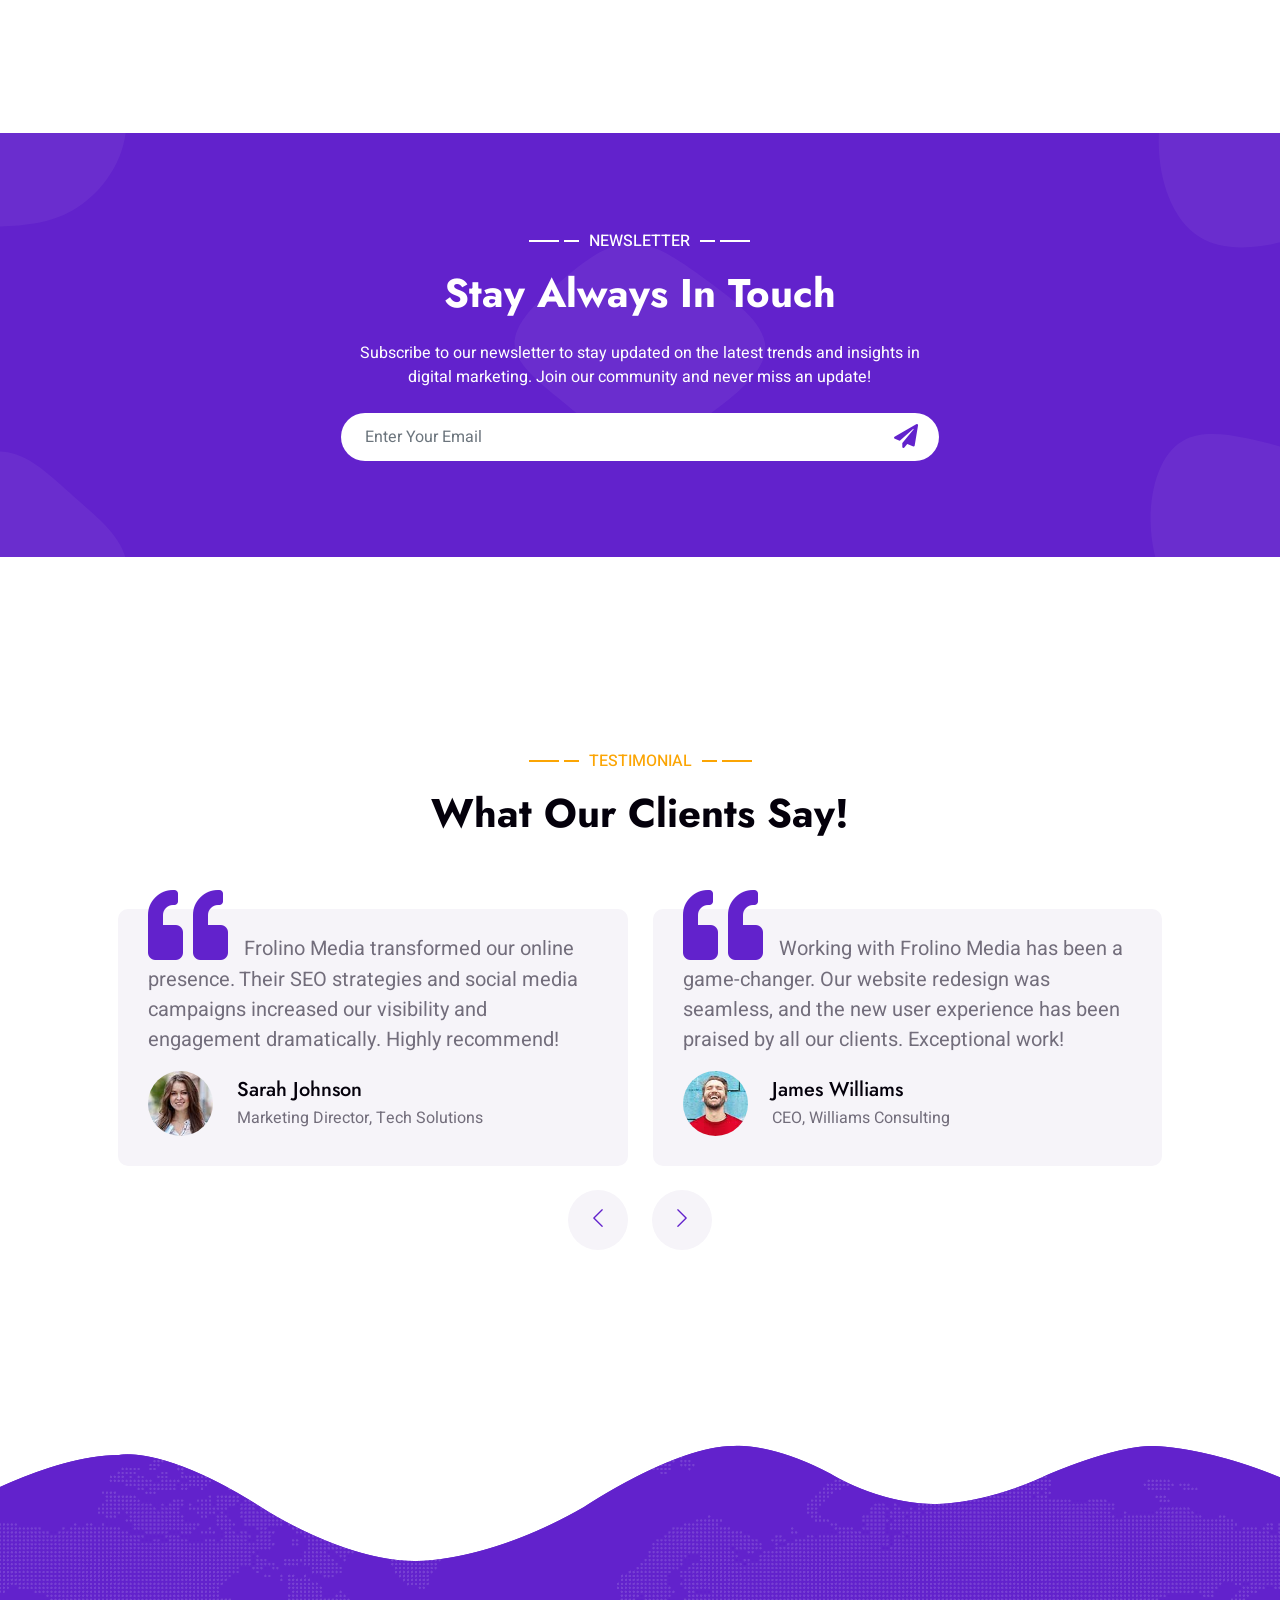
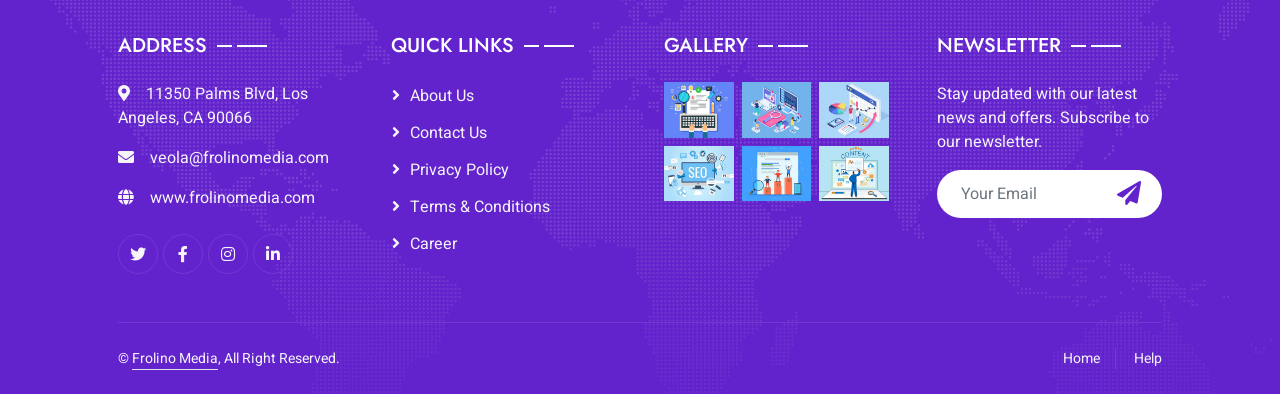
<file: service.html>
<!DOCTYPE html>
<html lang="en">

<head>
    <meta charset="utf-8">
    <title>FROLINO</title>
    <meta content="width=device-width, initial-scale=1.0" name="viewport">
    <meta content="" name="keywords">
    <meta content="" name="description">

    <!-- Favicon -->
    <link href="img/favicon.ico" rel="icon">

    <!-- Google Web Fonts -->
    <link rel="preconnect" href="https://fonts.googleapis.com">
    <link rel="preconnect" href="https://fonts.gstatic.com" crossorigin>
    <link href="https://fonts.googleapis.com/css2?family=Heebo:wght@400;500&family=Jost:wght@500;600;700&display=swap" rel="stylesheet"> 

    <!-- Icon Font Stylesheet -->
    <link href="https://cdnjs.cloudflare.com/ajax/libs/font-awesome/5.10.0/css/all.min.css" rel="stylesheet">
    <link href="https://cdn.jsdelivr.net/npm/bootstrap-icons@1.4.1/font/bootstrap-icons.css" rel="stylesheet">

    <!-- Libraries Stylesheet -->
    <link href="lib/animate/animate.min.css" rel="stylesheet">
    <link href="lib/owlcarousel/assets/owl.carousel.min.css" rel="stylesheet">
    <link href="lib/lightbox/css/lightbox.min.css" rel="stylesheet">

    <!-- Customized Bootstrap Stylesheet -->
    <link href="css/bootstrap.min.css" rel="stylesheet">

    <!-- Template Stylesheet -->
    <link href="css/style.css" rel="stylesheet">
</head>

<body>
    <div class="container-xxl bg-white p-0">
        <!-- Spinner Start -->
        <div id="spinner" class="show bg-white position-fixed translate-middle w-100 vh-100 top-50 start-50 d-flex align-items-center justify-content-center">
            <div class="spinner-grow text-primary" style="width: 3rem; height: 3rem;" role="status">
                <span class="sr-only">Loading...</span>
            </div>
        </div>
        <!-- Spinner End -->


        <!-- Navbar & Hero Start -->
        <div class="container-xxl position-relative p-0">
            <nav class="navbar navbar-expand-lg navbar-light px-4 px-lg-5 py-3 py-lg-0">
                <a href="" class="navbar-brand p-0">
                    <h1 class="m-0">FROLINO</h1>
                    <!-- <img src="img/logo.png" alt="Logo"> -->
                </a>
                <button class="navbar-toggler" type="button" data-bs-toggle="collapse" data-bs-target="#navbarCollapse">
                    <span class="fa fa-bars"></span>
                </button>
                <div class="collapse navbar-collapse" id="navbarCollapse">
                    <div class="navbar-nav mx-auto py-0">
                        <a href="index.html" class="nav-item nav-link">Home</a>
                        <a href="about.html" class="nav-item nav-link">About</a>
                        <a href="service.html" class="nav-item nav-link active">Service</a>
                        <a href="project.html" class="nav-item nav-link">Project</a>
                        <div class="nav-item dropdown">
                            <a href="#" class="nav-link dropdown-toggle" data-bs-toggle="dropdown">Pages</a>
                            <div class="dropdown-menu m-0">
                                <a href="team.html" class="dropdown-item">Our Team</a>
                                <a href="testimonial.html" class="dropdown-item">Testimonial</a>
                                <a href="404.html" class="dropdown-item">404 Page</a>
                            </div>
                        </div>
                        <a href="contact.html" class="nav-item nav-link">Contact</a>
                    </div>
                    <a href="" class="btn rounded-pill py-2 px-4 ms-3 d-none d-lg-block">Get Started</a>
                </div>
            </nav>

            <div class="container-xxl py-5 bg-primary hero-header">
                <div class="container my-5 py-5 px-lg-5">
                    <div class="row g-5 py-5">
                        <div class="col-12 text-center">
                            <h1 class="text-white animated slideInDown">Service</h1>
                            <hr class="bg-white mx-auto mt-0" style="width: 90px;">
                            <nav aria-label="breadcrumb">
                                <ol class="breadcrumb justify-content-center">
                                    <li class="breadcrumb-item"><a class="text-white" href="#">Home</a></li>
                                    <li class="breadcrumb-item"><a class="text-white" href="#">Pages</a></li>
                                    <li class="breadcrumb-item text-white active" aria-current="page">Service</li>
                                </ol>
                            </nav>
                        </div>
                    </div>
                </div>
            </div>
        </div>
        <!-- Navbar & Hero End -->


        <!-- Service Start -->
        <div class="container-xxl py-5">
            <div class="container py-5 px-lg-5">
                <div class="wow fadeInUp" data-wow-delay="0.1s">
                    <p class="section-title text-secondary justify-content-center"><span></span>Our Services<span></span></p>
                    <h1 class="text-center mb-5">What Solutions We Provide</h1>
                </div>
                <div class="row g-4">
                    <div class="col-lg-4 col-md-6 wow fadeInUp" data-wow-delay="0.1s">
                        <div class="service-item d-flex flex-column text-center rounded">
                            <div class="service-icon flex-shrink-0">
                                <i class="fa fa-search fa-2x"></i>
                            </div>
                            <h5 class="mb-3">SEO Optimization</h5>
                            <p class="m-0">Boost your search engine rankings and increase your online visibility with our comprehensive SEO strategies.</p>
                            <a class="btn btn-square" href="service.html"><i class="fa fa-arrow-right"></i></a>
                        </div>
                    </div>
                    <div class="col-lg-4 col-md-6 wow fadeInUp" data-wow-delay="0.3s">
                        <div class="service-item d-flex flex-column text-center rounded">
                            <div class="service-icon flex-shrink-0">
                                <i class="fa fa-laptop-code fa-2x"></i>
                            </div>
                            <h5 class="mb-3">Web Design</h5>
                            <p class="m-0">Create stunning and user-friendly websites that captivate your audience and enhance user experience.</p>
                            <a class="btn btn-square" href="service.html"><i class="fa fa-arrow-right"></i></a>
                        </div>
                    </div>
                    <div class="col-lg-4 col-md-6 wow fadeInUp" data-wow-delay="0.5s">
                        <div class="service-item d-flex flex-column text-center rounded">
                            <div class="service-icon flex-shrink-0">
                                <i class="fab fa-facebook-f fa-2x"></i>
                            </div>
                            <h5 class="mb-3">Social Media Marketing</h5>
                            <p class="m-0">Engage and grow your audience on social media platforms through targeted and effective marketing campaigns.</p>
                            <a class="btn btn-square" href="service.html"><i class="fa fa-arrow-right"></i></a>
                        </div>
                    </div>
                    <div class="col-lg-4 col-md-6 wow fadeInUp" data-wow-delay="0.1s">
                        <div class="service-item d-flex flex-column text-center rounded">
                            <div class="service-icon flex-shrink-0">
                                <i class="fa fa-mail-bulk fa-2x"></i>
                            </div>
                            <h5 class="mb-3">Email Marketing</h5>
                            <p class="m-0">Develop personalized email campaigns that drive conversions and foster customer loyalty.</p>
                            <a class="btn btn-square" href="service.html"><i class="fa fa-arrow-right"></i></a>
                        </div>
                    </div>
                    <div class="col-lg-4 col-md-6 wow fadeInUp" data-wow-delay="0.3s">
                        <div class="service-item d-flex flex-column text-center rounded">
                            <div class="service-icon flex-shrink-0">
                                <i class="fa fa-thumbs-up fa-2x"></i>
                            </div>
                            <h5 class="mb-3">PPC Advertising</h5>
                            <p class="m-0">Maximize your ROI with our targeted pay-per-click advertising campaigns on Google and other platforms.</p>
                            <a class="btn btn-square" href="service.html"><i class="fa fa-arrow-right"></i></a>
                        </div>
                    </div>
                    <div class="col-lg-4 col-md-6 wow fadeInUp" data-wow-delay="0.5s">
                        <div class="service-item d-flex flex-column text-center rounded">
                            <div class="service-icon flex-shrink-0">
                                <i class="fab fa-android fa-2x"></i>
                            </div>
                            <h5 class="mb-3">App Development</h5>
                            <p class="m-0">Design and develop mobile applications that provide a seamless user experience and drive business growth.</p>
                            <a class="btn btn-square" href="service.html"><i class="fa fa-arrow-right"></i></a>
                        </div>
                    </div>
                </div>
            </div>
        </div>
        <!-- Service End -->


        <!-- Newsletter Start -->
        <div class="container-xxl bg-primary newsletter py-5 wow fadeInUp" data-wow-delay="0.1s">
            <div class="container py-5 px-lg-5">
                <div class="row justify-content-center">
                    <div class="col-lg-7 text-center">
                        <p class="section-title text-white justify-content-center"><span></span>Newsletter<span></span></p>
                        <h1 class="text-center text-white mb-4">Stay Always In Touch</h1>
                        <p class="text-white mb-4">Subscribe to our newsletter to stay updated on the latest trends and insights in digital marketing. Join our community and never miss an update!</p>
                        <div class="position-relative w-100 mt-3">
                            <input class="form-control border-0 rounded-pill w-100 ps-4 pe-5" type="text" placeholder="Enter Your Email" style="height: 48px;">
                            <button type="button" class="btn shadow-none position-absolute top-0 end-0 mt-1 me-2"><i class="fa fa-paper-plane text-primary fs-4"></i></button>
                        </div>
                    </div>
                </div>
            </div>
        </div>
        <!-- Newsletter End -->


        <!-- Testimonial Start -->
        <div class="container-xxl py-5 wow fadeInUp" data-wow-delay="0.1s">
            <div class="container py-5 px-lg-5">
                <p class="section-title text-secondary justify-content-center"><span></span>Testimonial<span></span></p>
                <h1 class="text-center mb-5">What Our Clients Say!</h1>
                <div class="owl-carousel testimonial-carousel">
                    <div class="testimonial-item bg-light rounded my-4">
                        <p class="fs-5"><i class="fa fa-quote-left fa-4x text-primary mt-n4 me-3"></i>Frolino Media transformed our online presence. Their SEO strategies and social media campaigns increased our visibility and engagement dramatically. Highly recommend!</p>
                        <div class="d-flex align-items-center">
                            <img class="img-fluid flex-shrink-0 rounded-circle" src="img/testimonial-1.jpg" style="width: 65px; height: 65px;">
                            <div class="ps-4">
                                <h5 class="mb-1">Sarah Johnson</h5>
                                <span>Marketing Director, Tech Solutions</span>
                            </div>
                        </div>
                    </div>
                    <div class="testimonial-item bg-light rounded my-4">
                        <p class="fs-5"><i class="fa fa-quote-left fa-4x text-primary mt-n4 me-3"></i>Working with Frolino Media has been a game-changer. Our website redesign was seamless, and the new user experience has been praised by all our clients. Exceptional work!</p>
                        <div class="d-flex align-items-center">
                            <img class="img-fluid flex-shrink-0 rounded-circle" src="img/testimonial-2.jpg" style="width: 65px; height: 65px;">
                            <div class="ps-4">
                                <h5 class="mb-1">James Williams</h5>
                                <span>CEO, Williams Consulting</span>
                            </div>
                        </div>
                    </div>
                    <div class="testimonial-item bg-light rounded my-4">
                        <p class="fs-5"><i class="fa fa-quote-left fa-4x text-primary mt-n4 me-3"></i>The team at Frolino Media is top-notch. Their digital marketing strategies and PPC campaigns have driven significant traffic and conversions. Our sales have never been better!</p>
                        <div class="d-flex align-items-center">
                            <img class="img-fluid flex-shrink-0 rounded-circle" src="img/testimonial-3.jpg" style="width: 65px; height: 65px;">
                            <div class="ps-4">
                                <h5 class="mb-1">Emily Brown</h5>
                                <span>Owner, Brown's Bakery</span>
                            </div>
                        </div>
                    </div>
                </div>
            </div>
        </div>
        
        <!-- Testimonial End -->
        

        <!-- Footer Start -->
        <div class="container-fluid bg-primary text-light footer wow fadeIn" data-wow-delay="0.1s">
            <div class="container py-5 px-lg-5">
                <div class="row g-5">
                    <div class="col-md-6 col-lg-3">
                        <p class="section-title text-white h5 mb-4">Address<span></span></p>
                        <p><i class="fa fa-map-marker-alt me-3"></i>11350 Palms Blvd, Los Angeles, CA 90066</p>
                        <p><i class="fa fa-envelope me-3"></i>veola@frolinomedia.com</p>
                        <p><i class="fa fa-globe me-3"></i>www.frolinomedia.com</p>
                        <div class="d-flex pt-2">
                            <a class="btn btn-outline-light btn-social" href="#"><i class="fab fa-twitter"></i></a>
                            <a class="btn btn-outline-light btn-social" href="#"><i class="fab fa-facebook-f"></i></a>
                            <a class="btn btn-outline-light btn-social" href="#"><i class="fab fa-instagram"></i></a>
                            <a class="btn btn-outline-light btn-social" href="#"><i class="fab fa-linkedin-in"></i></a>
                        </div>
                    </div>
                    <div class="col-md-6 col-lg-3">
                        <p class="section-title text-white h5 mb-4">Quick Links<span></span></p>
                        <a class="btn btn-link" href="about.html">About Us</a>
                        <a class="btn btn-link" href="contact.html">Contact Us</a>
                        <a class="btn btn-link" href="privacy.html">Privacy Policy</a>
                        <a class="btn btn-link" href="terms.html">Terms & Conditions</a>
                        <a class="btn btn-link" href="career.html">Career</a>
                    </div>
                    <div class="col-md-6 col-lg-3">
                        <p class="section-title text-white h5 mb-4">Gallery<span></span></p>
                        <div class="row g-2">
                            <div class="col-4">
                                <img class="img-fluid" src="img/portfolio-1.jpg" alt="Image">
                            </div>
                            <div class="col-4">
                                <img class="img-fluid" src="img/portfolio-2.jpg" alt="Image">
                            </div>
                            <div class="col-4">
                                <img class="img-fluid" src="img/portfolio-3.jpg" alt="Image">
                            </div>
                            <div class="col-4">
                                <img class="img-fluid" src="img/portfolio-4.jpg" alt="Image">
                            </div>
                            <div class="col-4">
                                <img class="img-fluid" src="img/portfolio-5.jpg" alt="Image">
                            </div>
                            <div class="col-4">
                                <img class="img-fluid" src="img/portfolio-6.jpg" alt="Image">
                            </div>
                        </div>
                    </div>
                    <div class="col-md-6 col-lg-3">
                        <p class="section-title text-white h5 mb-4">Newsletter<span></span></p>
                        <p>Stay updated with our latest news and offers. Subscribe to our newsletter.</p>
                        <div class="position-relative w-100 mt-3">
                            <input class="form-control border-0 rounded-pill w-100 ps-4 pe-5" type="text" placeholder="Your Email" style="height: 48px;">
                            <button type="button" class="btn shadow-none position-absolute top-0 end-0 mt-1 me-2"><i class="fa fa-paper-plane text-primary fs-4"></i></button>
                        </div>
                    </div>
                </div>
            </div>
            <div class="container px-lg-5">
                <div class="copyright">
                    <div class="row">
                        <div class="col-md-6 text-center text-md-start mb-3 mb-md-0">
                            &copy; <a class="border-bottom" href="#">Frolino Media</a>, All Right Reserved. 
                        </div>
                        <div class="col-md-6 text-center text-md-end">
                             <div class="footer-menu">
                                <a href="./index.html">Home</a>
                                <a href="./contact.html">Help</a>
                            </div>
                        </div>
                    </div>
                </div>
            </div>
        </div>
        
        <!-- Footer End -->


        <!-- Back to Top -->
        <a href="#" class="btn btn-lg btn-secondary btn-lg-square back-to-top"><i class="bi bi-arrow-up"></i></a>
    </div>

    <!-- JavaScript Libraries -->
    <script src="https://code.jquery.com/jquery-3.4.1.min.js"></script>
    <script src="https://cdn.jsdelivr.net/npm/bootstrap@5.0.0/dist/js/bootstrap.bundle.min.js"></script>
    <script src="lib/wow/wow.min.js"></script>
    <script src="lib/easing/easing.min.js"></script>
    <script src="lib/waypoints/waypoints.min.js"></script>
    <script src="lib/counterup/counterup.min.js"></script>
    <script src="lib/owlcarousel/owl.carousel.min.js"></script>
    <script src="lib/isotope/isotope.pkgd.min.js"></script>
    <script src="lib/lightbox/js/lightbox.min.js"></script>

    <!-- Template Javascript -->
    <script src="js/main.js"></script>
</body>

</html>
</file>
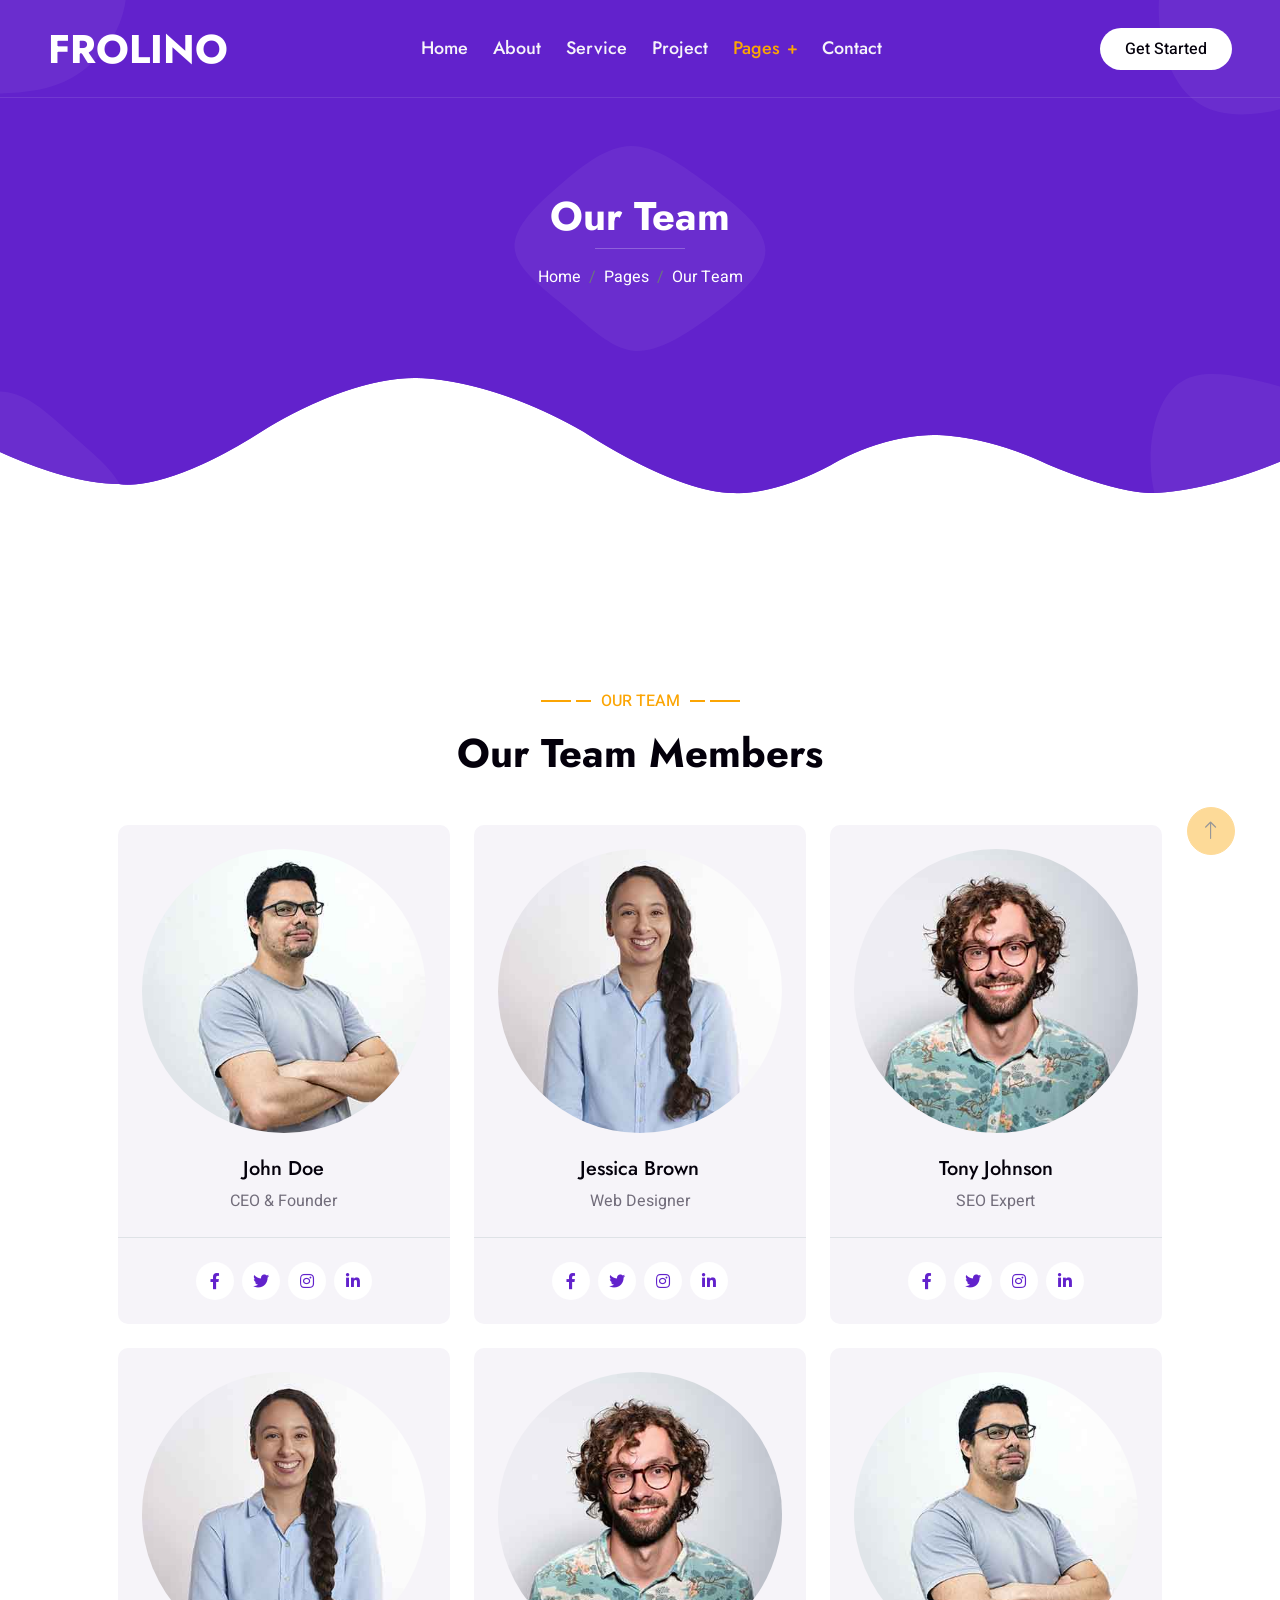
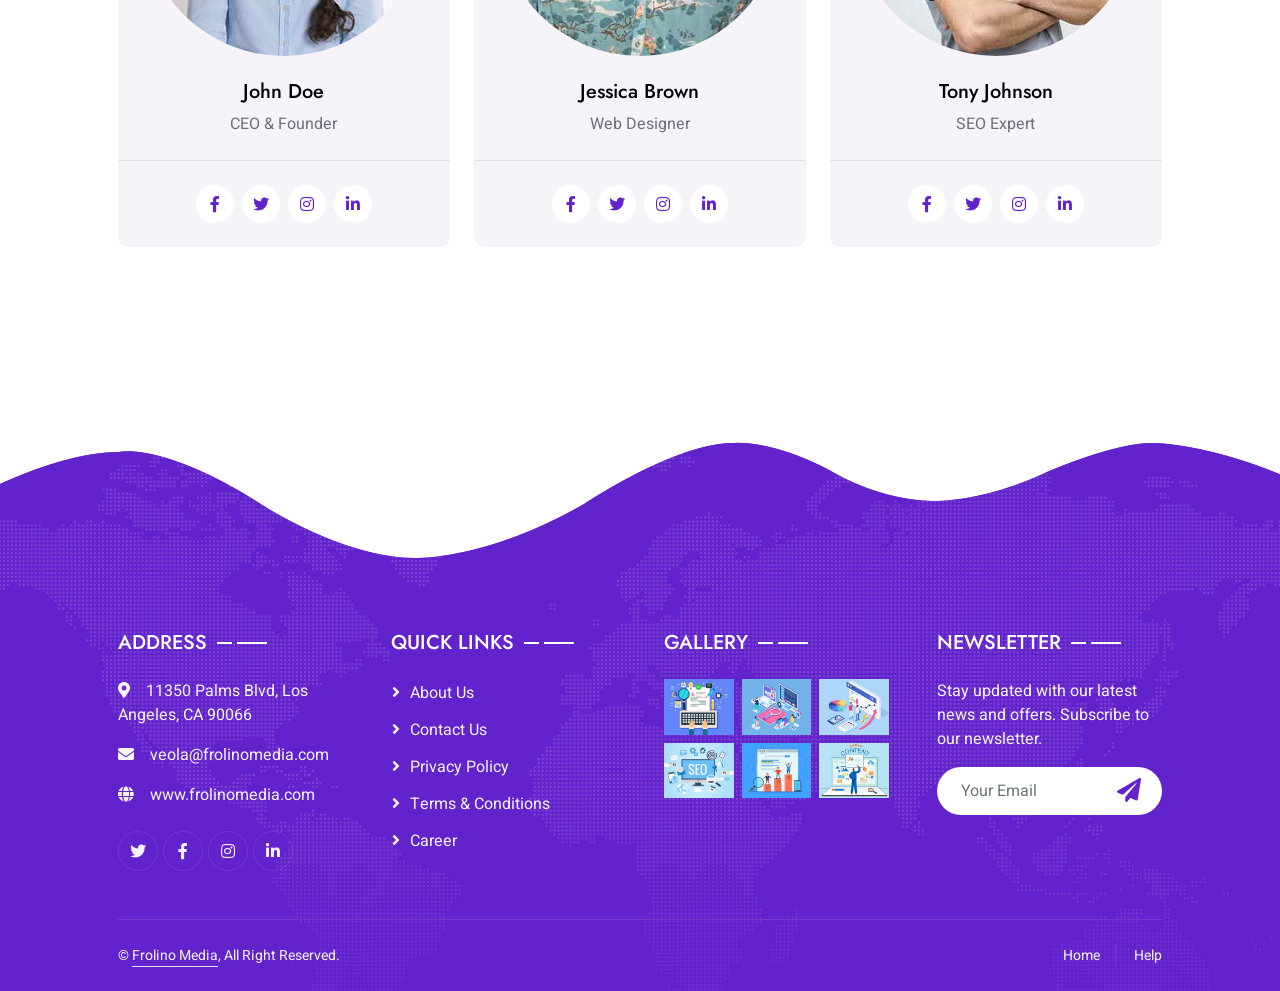
<file: team.html>
<!DOCTYPE html>
<html lang="en">

<head>
    <meta charset="utf-8">
    <title>FROLINO MEDIA</title>
    <meta content="width=device-width, initial-scale=1.0" name="viewport">
    <meta content="" name="keywords">
    <meta content="" name="description">

    <!-- Favicon -->
    <link href="img/favicon.ico" rel="icon">

    <!-- Google Web Fonts -->
    <link rel="preconnect" href="https://fonts.googleapis.com">
    <link rel="preconnect" href="https://fonts.gstatic.com" crossorigin>
    <link href="https://fonts.googleapis.com/css2?family=Heebo:wght@400;500&family=Jost:wght@500;600;700&display=swap" rel="stylesheet"> 

    <!-- Icon Font Stylesheet -->
    <link href="https://cdnjs.cloudflare.com/ajax/libs/font-awesome/5.10.0/css/all.min.css" rel="stylesheet">
    <link href="https://cdn.jsdelivr.net/npm/bootstrap-icons@1.4.1/font/bootstrap-icons.css" rel="stylesheet">

    <!-- Libraries Stylesheet -->
    <link href="lib/animate/animate.min.css" rel="stylesheet">
    <link href="lib/owlcarousel/assets/owl.carousel.min.css" rel="stylesheet">
    <link href="lib/lightbox/css/lightbox.min.css" rel="stylesheet">

    <!-- Customized Bootstrap Stylesheet -->
    <link href="css/bootstrap.min.css" rel="stylesheet">

    <!-- Template Stylesheet -->
    <link href="css/style.css" rel="stylesheet">
</head>

<body>
    <div class="container-xxl bg-white p-0">
        <!-- Spinner Start -->
        <div id="spinner" class="show bg-white position-fixed translate-middle w-100 vh-100 top-50 start-50 d-flex align-items-center justify-content-center">
            <div class="spinner-grow text-primary" style="width: 3rem; height: 3rem;" role="status">
                <span class="sr-only">Loading...</span>
            </div>
        </div>
        <!-- Spinner End -->


        <!-- Navbar & Hero Start -->
        <div class="container-xxl position-relative p-0">
            <nav class="navbar navbar-expand-lg navbar-light px-4 px-lg-5 py-3 py-lg-0">
                <a href="" class="navbar-brand p-0">
                    <h1 class="m-0">FROLINO</h1>
                    <!-- <img src="img/logo.png" alt="Logo"> -->
                </a>
                <button class="navbar-toggler" type="button" data-bs-toggle="collapse" data-bs-target="#navbarCollapse">
                    <span class="fa fa-bars"></span>
                </button>
                <div class="collapse navbar-collapse" id="navbarCollapse">
                    <div class="navbar-nav mx-auto py-0">
                        <a href="index.html" class="nav-item nav-link">Home</a>
                        <a href="about.html" class="nav-item nav-link">About</a>
                        <a href="service.html" class="nav-item nav-link">Service</a>
                        <a href="project.html" class="nav-item nav-link">Project</a>
                        <div class="nav-item dropdown">
                            <a href="#" class="nav-link dropdown-toggle active" data-bs-toggle="dropdown">Pages</a>
                            <div class="dropdown-menu m-0">
                                <a href="team.html" class="dropdown-item active">Our Team</a>
                                <a href="testimonial.html" class="dropdown-item">Testimonial</a>
                                <a href="404.html" class="dropdown-item">404 Page</a>
                            </div>
                        </div>
                        <a href="contact.html" class="nav-item nav-link">Contact</a>
                    </div>
                    <a href="" class="btn rounded-pill py-2 px-4 ms-3 d-none d-lg-block">Get Started</a>
                </div>
            </nav>

            <div class="container-xxl py-5 bg-primary hero-header">
                <div class="container my-5 py-5 px-lg-5">
                    <div class="row g-5 py-5">
                        <div class="col-12 text-center">
                            <h1 class="text-white animated slideInDown">Our Team</h1>
                            <hr class="bg-white mx-auto mt-0" style="width: 90px;">
                            <nav aria-label="breadcrumb">
                                <ol class="breadcrumb justify-content-center">
                                    <li class="breadcrumb-item"><a class="text-white" href="#">Home</a></li>
                                    <li class="breadcrumb-item"><a class="text-white" href="#">Pages</a></li>
                                    <li class="breadcrumb-item text-white active" aria-current="page">Our Team</li>
                                </ol>
                            </nav>
                        </div>
                    </div>
                </div>
            </div>
        </div>
        <!-- Navbar & Hero End -->
        

        <!-- Team Start -->
        <div class="container-xxl py-5">
            <div class="container py-5 px-lg-5">
                <div class="wow fadeInUp" data-wow-delay="0.1s">
                    <p class="section-title text-secondary justify-content-center"><span></span>Our Team<span></span></p>
                    <h1 class="text-center mb-5">Our Team Members</h1>
                </div>
                <div class="row g-4">
                    <div class="col-lg-4 col-md-6 wow fadeInUp" data-wow-delay="0.1s">
                        <div class="team-item bg-light rounded">
                            <div class="text-center border-bottom p-4">
                                <img class="img-fluid rounded-circle mb-4" src="img/team-1.jpg" alt="">
                                <h5>John Doe</h5>
                                <span>CEO & Founder</span>
                            </div>
                            <div class="d-flex justify-content-center p-4">
                                <a class="btn btn-square mx-1" href=""><i class="fab fa-facebook-f"></i></a>
                                <a class="btn btn-square mx-1" href=""><i class="fab fa-twitter"></i></a>
                                <a class="btn btn-square mx-1" href=""><i class="fab fa-instagram"></i></a>
                                <a class="btn btn-square mx-1" href=""><i class="fab fa-linkedin-in"></i></a>
                            </div>
                        </div>
                    </div>
                    <div class="col-lg-4 col-md-6 wow fadeInUp" data-wow-delay="0.3s">
                        <div class="team-item bg-light rounded">
                            <div class="text-center border-bottom p-4">
                                <img class="img-fluid rounded-circle mb-4" src="img/team-2.jpg" alt="">
                                <h5>Jessica Brown</h5>
                                <span>Web Designer</span>
                            </div>
                            <div class="d-flex justify-content-center p-4">
                                <a class="btn btn-square mx-1" href=""><i class="fab fa-facebook-f"></i></a>
                                <a class="btn btn-square mx-1" href=""><i class="fab fa-twitter"></i></a>
                                <a class="btn btn-square mx-1" href=""><i class="fab fa-instagram"></i></a>
                                <a class="btn btn-square mx-1" href=""><i class="fab fa-linkedin-in"></i></a>
                            </div>
                        </div>
                    </div>
                    <div class="col-lg-4 col-md-6 wow fadeInUp" data-wow-delay="0.5s">
                        <div class="team-item bg-light rounded">
                            <div class="text-center border-bottom p-4">
                                <img class="img-fluid rounded-circle mb-4" src="img/team-3.jpg" alt="">
                                <h5>Tony Johnson</h5>
                                <span>SEO Expert</span>
                            </div>
                            <div class="d-flex justify-content-center p-4">
                                <a class="btn btn-square mx-1" href=""><i class="fab fa-facebook-f"></i></a>
                                <a class="btn btn-square mx-1" href=""><i class="fab fa-twitter"></i></a>
                                <a class="btn btn-square mx-1" href=""><i class="fab fa-instagram"></i></a>
                                <a class="btn btn-square mx-1" href=""><i class="fab fa-linkedin-in"></i></a>
                            </div>
                        </div>
                    </div>
                    <div class="col-lg-4 col-md-6 wow fadeInUp" data-wow-delay="0.1s">
                        <div class="team-item bg-light rounded">
                            <div class="text-center border-bottom p-4">
                                <img class="img-fluid rounded-circle mb-4" src="img/team-2.jpg" alt="">
                                <h5>John Doe</h5>
                                <span>CEO & Founder</span>
                            </div>
                            <div class="d-flex justify-content-center p-4">
                                <a class="btn btn-square mx-1" href=""><i class="fab fa-facebook-f"></i></a>
                                <a class="btn btn-square mx-1" href=""><i class="fab fa-twitter"></i></a>
                                <a class="btn btn-square mx-1" href=""><i class="fab fa-instagram"></i></a>
                                <a class="btn btn-square mx-1" href=""><i class="fab fa-linkedin-in"></i></a>
                            </div>
                        </div>
                    </div>
                    <div class="col-lg-4 col-md-6 wow fadeInUp" data-wow-delay="0.3s">
                        <div class="team-item bg-light rounded">
                            <div class="text-center border-bottom p-4">
                                <img class="img-fluid rounded-circle mb-4" src="img/team-3.jpg" alt="">
                                <h5>Jessica Brown</h5>
                                <span>Web Designer</span>
                            </div>
                            <div class="d-flex justify-content-center p-4">
                                <a class="btn btn-square mx-1" href=""><i class="fab fa-facebook-f"></i></a>
                                <a class="btn btn-square mx-1" href=""><i class="fab fa-twitter"></i></a>
                                <a class="btn btn-square mx-1" href=""><i class="fab fa-instagram"></i></a>
                                <a class="btn btn-square mx-1" href=""><i class="fab fa-linkedin-in"></i></a>
                            </div>
                        </div>
                    </div>
                    <div class="col-lg-4 col-md-6 wow fadeInUp" data-wow-delay="0.5s">
                        <div class="team-item bg-light rounded">
                            <div class="text-center border-bottom p-4">
                                <img class="img-fluid rounded-circle mb-4" src="img/team-1.jpg" alt="">
                                <h5>Tony Johnson</h5>
                                <span>SEO Expert</span>
                            </div>
                            <div class="d-flex justify-content-center p-4">
                                <a class="btn btn-square mx-1" href=""><i class="fab fa-facebook-f"></i></a>
                                <a class="btn btn-square mx-1" href=""><i class="fab fa-twitter"></i></a>
                                <a class="btn btn-square mx-1" href=""><i class="fab fa-instagram"></i></a>
                                <a class="btn btn-square mx-1" href=""><i class="fab fa-linkedin-in"></i></a>
                            </div>
                        </div>
                    </div>
                </div>
            </div>
        </div>
        <!-- Team End -->
        

        <!-- Footer Start -->
        <div class="container-fluid bg-primary text-light footer wow fadeIn" data-wow-delay="0.1s">
            <div class="container py-5 px-lg-5">
                <div class="row g-5">
                    <div class="col-md-6 col-lg-3">
                        <p class="section-title text-white h5 mb-4">Address<span></span></p>
                        <p><i class="fa fa-map-marker-alt me-3"></i>11350 Palms Blvd, Los Angeles, CA 90066</p>
                        <p><i class="fa fa-envelope me-3"></i>veola@frolinomedia.com</p>
                        <p><i class="fa fa-globe me-3"></i>www.frolinomedia.com</p>
                        <div class="d-flex pt-2">
                            <a class="btn btn-outline-light btn-social" href="#"><i class="fab fa-twitter"></i></a>
                            <a class="btn btn-outline-light btn-social" href="#"><i class="fab fa-facebook-f"></i></a>
                            <a class="btn btn-outline-light btn-social" href="#"><i class="fab fa-instagram"></i></a>
                            <a class="btn btn-outline-light btn-social" href="#"><i class="fab fa-linkedin-in"></i></a>
                        </div>
                    </div>
                    <div class="col-md-6 col-lg-3">
                        <p class="section-title text-white h5 mb-4">Quick Links<span></span></p>
                        <a class="btn btn-link" href="about.html">About Us</a>
                        <a class="btn btn-link" href="contact.html">Contact Us</a>
                        <a class="btn btn-link" href="privacy.html">Privacy Policy</a>
                        <a class="btn btn-link" href="terms.html">Terms & Conditions</a>
                        <a class="btn btn-link" href="career.html">Career</a>
                    </div>
                    <div class="col-md-6 col-lg-3">
                        <p class="section-title text-white h5 mb-4">Gallery<span></span></p>
                        <div class="row g-2">
                            <div class="col-4">
                                <img class="img-fluid" src="img/portfolio-1.jpg" alt="Image">
                            </div>
                            <div class="col-4">
                                <img class="img-fluid" src="img/portfolio-2.jpg" alt="Image">
                            </div>
                            <div class="col-4">
                                <img class="img-fluid" src="img/portfolio-3.jpg" alt="Image">
                            </div>
                            <div class="col-4">
                                <img class="img-fluid" src="img/portfolio-4.jpg" alt="Image">
                            </div>
                            <div class="col-4">
                                <img class="img-fluid" src="img/portfolio-5.jpg" alt="Image">
                            </div>
                            <div class="col-4">
                                <img class="img-fluid" src="img/portfolio-6.jpg" alt="Image">
                            </div>
                        </div>
                    </div>
                    <div class="col-md-6 col-lg-3">
                        <p class="section-title text-white h5 mb-4">Newsletter<span></span></p>
                        <p>Stay updated with our latest news and offers. Subscribe to our newsletter.</p>
                        <div class="position-relative w-100 mt-3">
                            <input class="form-control border-0 rounded-pill w-100 ps-4 pe-5" type="text" placeholder="Your Email" style="height: 48px;">
                            <button type="button" class="btn shadow-none position-absolute top-0 end-0 mt-1 me-2"><i class="fa fa-paper-plane text-primary fs-4"></i></button>
                        </div>
                    </div>
                </div>
            </div>
            <div class="container px-lg-5">
                <div class="copyright">
                    <div class="row">
                        <div class="col-md-6 text-center text-md-start mb-3 mb-md-0">
                            &copy; <a class="border-bottom" href="#">Frolino Media</a>, All Right Reserved. 
                        </div>
                        <div class="col-md-6 text-center text-md-end">
                             <div class="footer-menu">
                                <a href="./index.html">Home</a>
                                <a href="./contact.html">Help</a>
                            </div>
                        </div>
                    </div>
                </div>
            </div>
        </div>
        <!-- Footer End -->


        <!-- Back to Top -->
        <a href="#" class="btn btn-lg btn-secondary btn-lg-square back-to-top"><i class="bi bi-arrow-up"></i></a>
    </div>

    <!-- JavaScript Libraries -->
    <script src="https://code.jquery.com/jquery-3.4.1.min.js"></script>
    <script src="https://cdn.jsdelivr.net/npm/bootstrap@5.0.0/dist/js/bootstrap.bundle.min.js"></script>
    <script src="lib/wow/wow.min.js"></script>
    <script src="lib/easing/easing.min.js"></script>
    <script src="lib/waypoints/waypoints.min.js"></script>
    <script src="lib/counterup/counterup.min.js"></script>
    <script src="lib/owlcarousel/owl.carousel.min.js"></script>
    <script src="lib/isotope/isotope.pkgd.min.js"></script>
    <script src="lib/lightbox/js/lightbox.min.js"></script>

    <!-- Template Javascript -->
    <script src="js/main.js"></script>
</body>

</html>
</file>
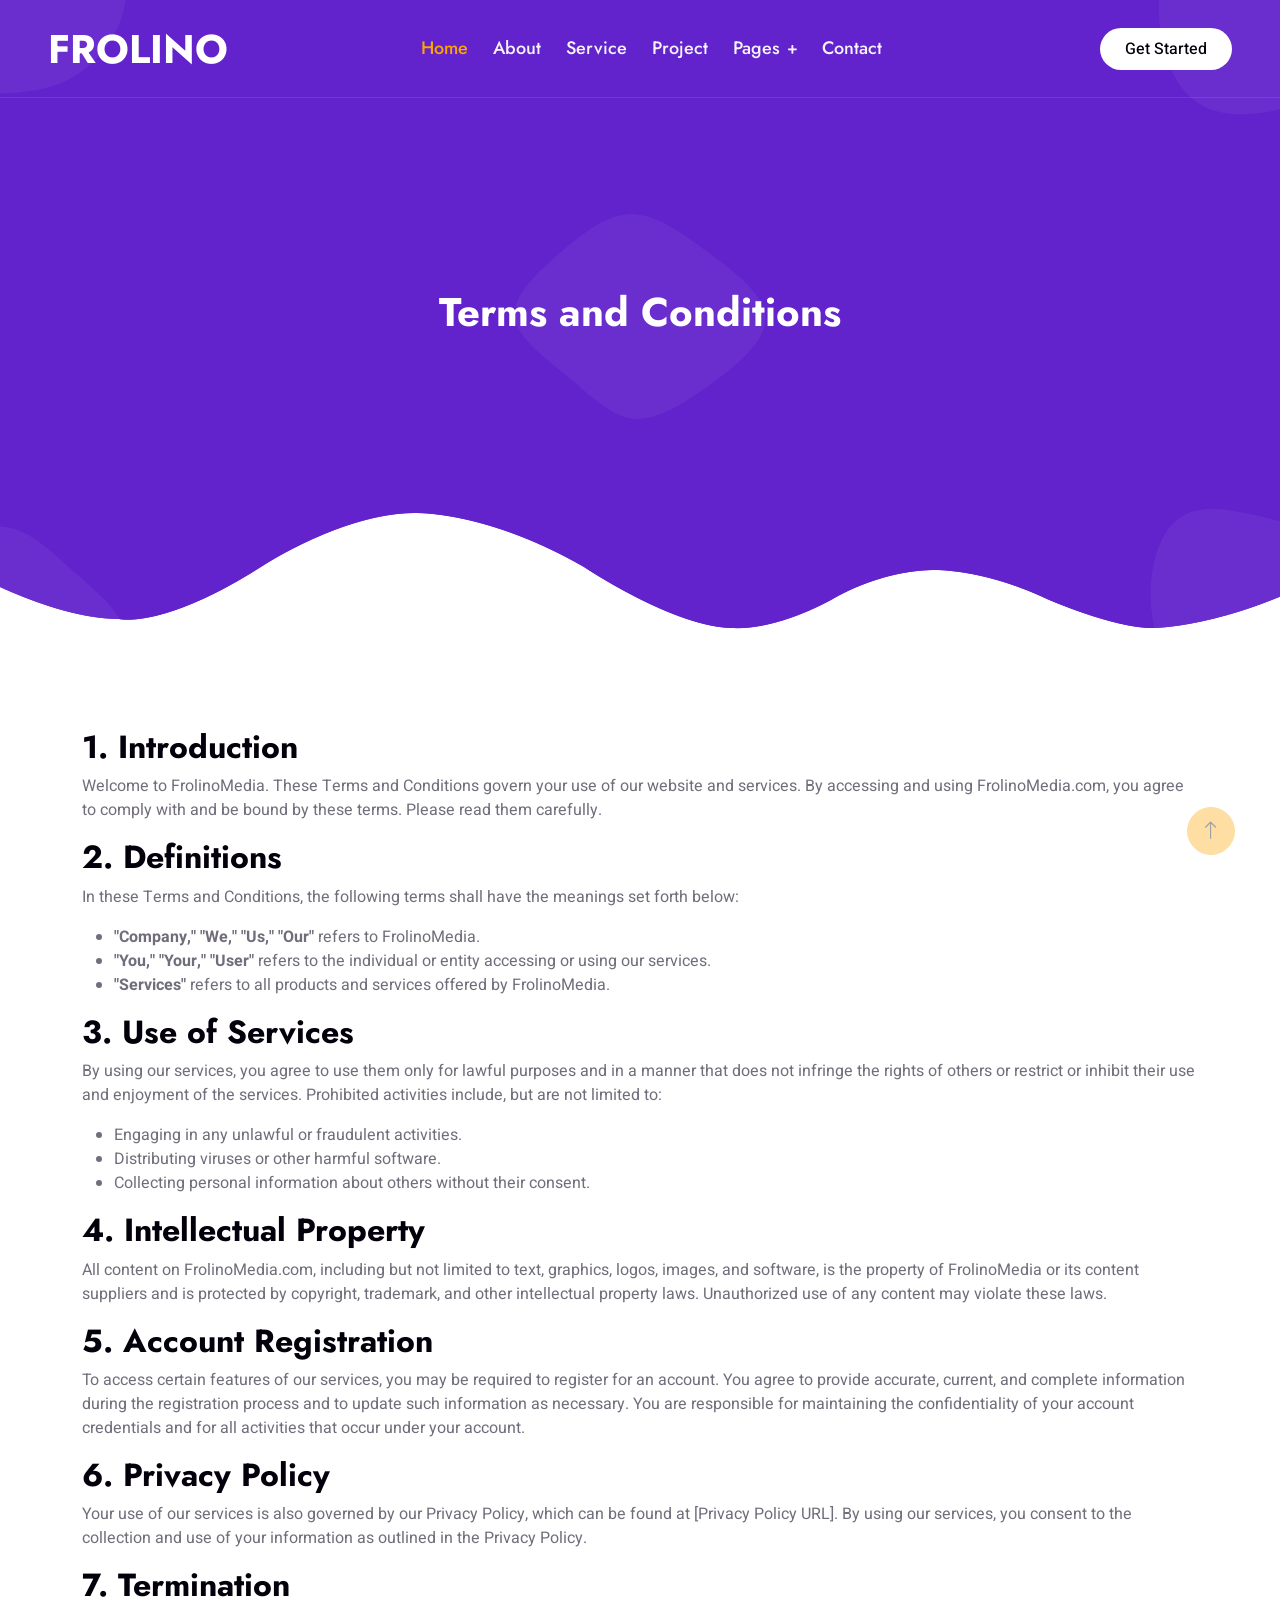
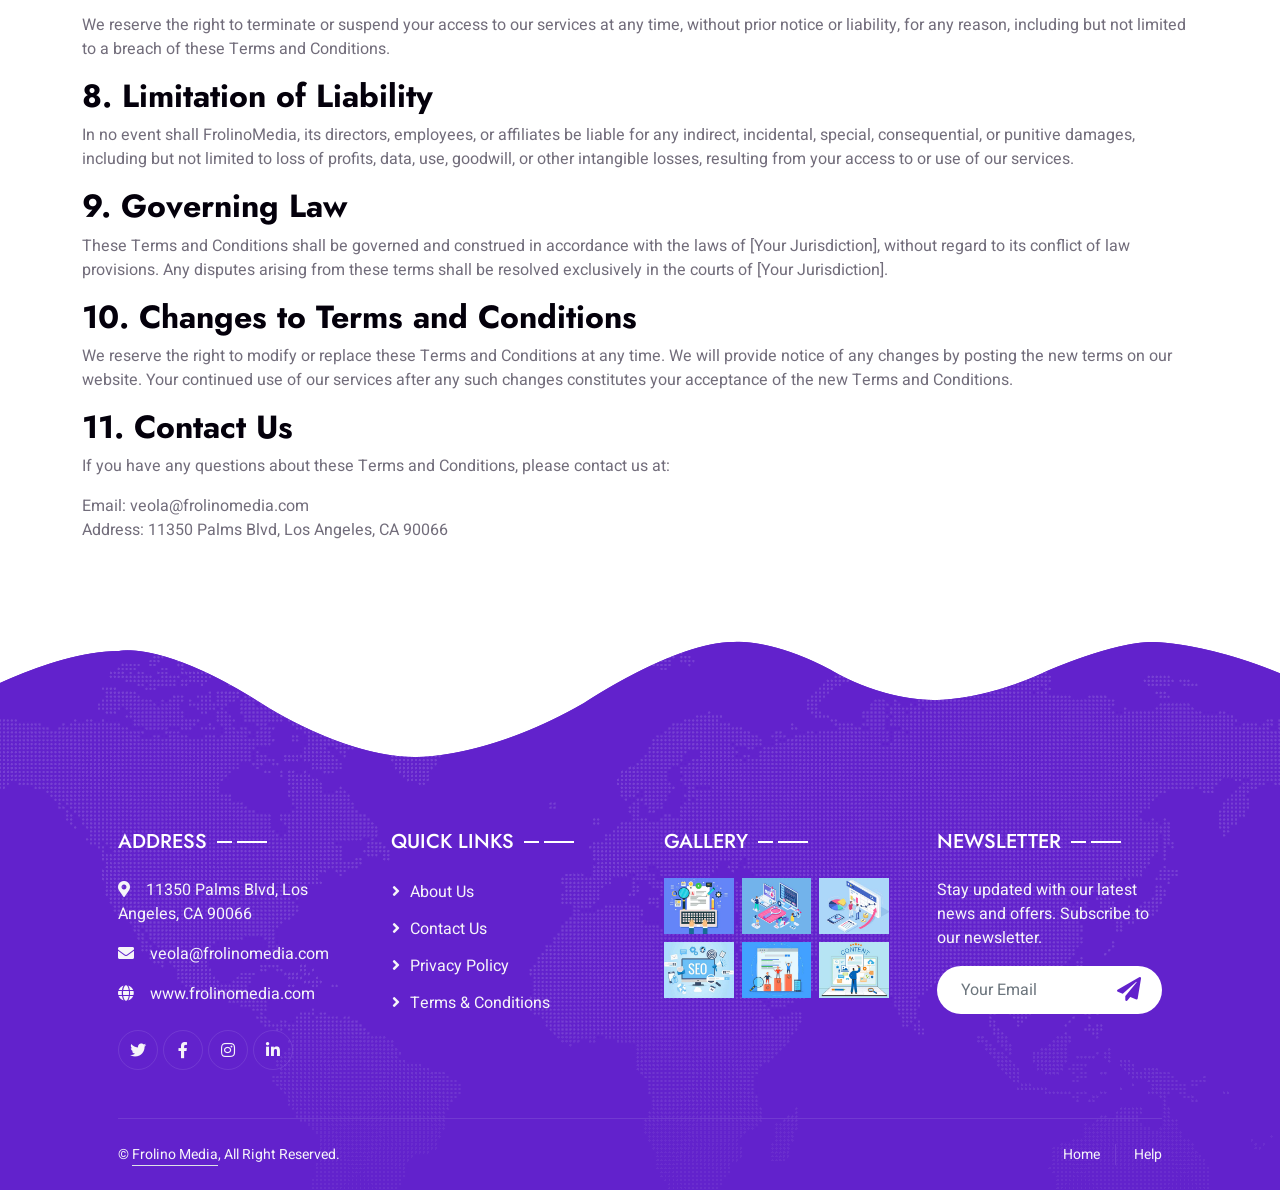
<file: terms.html>
<!DOCTYPE html>
<html lang="en">

<head>
    <meta charset="utf-8">
    <title>Terms And Conditions - FROLINO MEDIA</title>
    <meta content="width=device-width, initial-scale=1.0" name="viewport">
    <meta content="" name="keywords">
    <meta content="" name="description">

    <!-- Favicon -->
    <link href="img/favicon.ico" rel="icon">

    <!-- Google Web Fonts -->
    <link rel="preconnect" href="https://fonts.googleapis.com">
    <link rel="preconnect" href="https://fonts.gstatic.com" crossorigin>
    <link href="https://fonts.googleapis.com/css2?family=Heebo:wght@400;500&family=Jost:wght@500;600;700&display=swap" rel="stylesheet"> 

    <!-- Icon Font Stylesheet -->
    <link href="https://cdnjs.cloudflare.com/ajax/libs/font-awesome/5.10.0/css/all.min.css" rel="stylesheet">
    <link href="https://cdn.jsdelivr.net/npm/bootstrap-icons@1.4.1/font/bootstrap-icons.css" rel="stylesheet">

    <!-- Libraries Stylesheet -->
    <link href="lib/animate/animate.min.css" rel="stylesheet">
    <link href="lib/owlcarousel/assets/owl.carousel.min.css" rel="stylesheet">
    <link href="lib/lightbox/css/lightbox.min.css" rel="stylesheet">

    <!-- Customized Bootstrap Stylesheet -->
    <link href="css/bootstrap.min.css" rel="stylesheet">

    <!-- Template Stylesheet -->
    <link href="css/style.css" rel="stylesheet">
</head>

<body>
    <div class="container-xxl bg-white p-0">
        <!-- Spinner Start -->
        <div id="spinner" class="show bg-white position-fixed translate-middle w-100 vh-100 top-50 start-50 d-flex align-items-center justify-content-center">
            <div class="spinner-grow text-primary" style="width: 3rem; height: 3rem;" role="status">
                <span class="sr-only">Loading...</span>
            </div>
        </div>
        <!-- Spinner End -->


        <!-- Navbar & Hero Start -->
        <div class="container-xxl position-relative p-0">
            <nav class="navbar navbar-expand-lg navbar-light px-4 px-lg-5 py-3 py-lg-0">
                <a href="" class="navbar-brand p-0">
                    <h1 class="m-0">FROLINO</h1>
                    <!-- <img src="img/logo.png" alt="Logo"> -->
                </a>
                <button class="navbar-toggler" type="button" data-bs-toggle="collapse" data-bs-target="#navbarCollapse">
                    <span class="fa fa-bars"></span>
                </button>
                <div class="collapse navbar-collapse" id="navbarCollapse">
                    <div class="navbar-nav mx-auto py-0">
                        <a href="index.html" class="nav-item nav-link active">Home</a>
                        <a href="about.html" class="nav-item nav-link">About</a>
                        <a href="service.html" class="nav-item nav-link">Service</a>
                        <a href="project.html" class="nav-item nav-link">Project</a>
                        <div class="nav-item dropdown">
                            <a href="#" class="nav-link dropdown-toggle" data-bs-toggle="dropdown">Pages</a>
                            <div class="dropdown-menu m-0">
                                <a href="team.html" class="dropdown-item">Our Team</a>
                                <a href="testimonial.html" class="dropdown-item">Testimonial</a>
                                <a href="404.html" class="dropdown-item">404 Page</a>
                            </div>
                        </div>
                        <a href="contact.html" class="nav-item nav-link">Contact</a>
                    </div>
                    <a href="" class="btn rounded-pill py-2 px-4 ms-3 d-none d-lg-block">Get Started</a>
                </div>
            </nav>

            <div class="container-xxl bg-primary hero-header">
                <div class="container px-lg-5">
                    <div class="row g-5 align-items-end">
                        <div class="col-12 text-center">
                            <h1 class="text-white">Terms and Conditions</h1>
                        </div>
                    </div>
                </div>
            </div>
            
            <div class="container my-5">
                <h2>1. Introduction</h2>
                <p>Welcome to FrolinoMedia. These Terms and Conditions govern your use of our website and services. By accessing and using FrolinoMedia.com, you agree to comply with and be bound by these terms. Please read them carefully.</p>
                
                <h2>2. Definitions</h2>
                <p>In these Terms and Conditions, the following terms shall have the meanings set forth below:</p>
                <ul>
                    <li><strong>"Company," "We," "Us," "Our"</strong> refers to FrolinoMedia.</li>
                    <li><strong>"You," "Your," "User"</strong> refers to the individual or entity accessing or using our services.</li>
                    <li><strong>"Services"</strong> refers to all products and services offered by FrolinoMedia.</li>
                </ul>
            
                <h2>3. Use of Services</h2>
                <p>By using our services, you agree to use them only for lawful purposes and in a manner that does not infringe the rights of others or restrict or inhibit their use and enjoyment of the services. Prohibited activities include, but are not limited to:</p>
                <ul>
                    <li>Engaging in any unlawful or fraudulent activities.</li>
                    <li>Distributing viruses or other harmful software.</li>
                    <li>Collecting personal information about others without their consent.</li>
                </ul>
            
                <h2>4. Intellectual Property</h2>
                <p>All content on FrolinoMedia.com, including but not limited to text, graphics, logos, images, and software, is the property of FrolinoMedia or its content suppliers and is protected by copyright, trademark, and other intellectual property laws. Unauthorized use of any content may violate these laws.</p>
            
                <h2>5. Account Registration</h2>
                <p>To access certain features of our services, you may be required to register for an account. You agree to provide accurate, current, and complete information during the registration process and to update such information as necessary. You are responsible for maintaining the confidentiality of your account credentials and for all activities that occur under your account.</p>
            
                <h2>6. Privacy Policy</h2>
                <p>Your use of our services is also governed by our Privacy Policy, which can be found at [Privacy Policy URL]. By using our services, you consent to the collection and use of your information as outlined in the Privacy Policy.</p>
            
                <h2>7. Termination</h2>
                <p>We reserve the right to terminate or suspend your access to our services at any time, without prior notice or liability, for any reason, including but not limited to a breach of these Terms and Conditions.</p>
            
                <h2>8. Limitation of Liability</h2>
                <p>In no event shall FrolinoMedia, its directors, employees, or affiliates be liable for any indirect, incidental, special, consequential, or punitive damages, including but not limited to loss of profits, data, use, goodwill, or other intangible losses, resulting from your access to or use of our services.</p>
            
                <h2>9. Governing Law</h2>
                <p>These Terms and Conditions shall be governed and construed in accordance with the laws of [Your Jurisdiction], without regard to its conflict of law provisions. Any disputes arising from these terms shall be resolved exclusively in the courts of [Your Jurisdiction].</p>
            
                <h2>10. Changes to Terms and Conditions</h2>
                <p>We reserve the right to modify or replace these Terms and Conditions at any time. We will provide notice of any changes by posting the new terms on our website. Your continued use of our services after any such changes constitutes your acceptance of the new Terms and Conditions.</p>
            
                <h2>11. Contact Us</h2>
                <p>If you have any questions about these Terms and Conditions, please contact us at:</p>
                <p>Email: veola@frolinomedia.com<br>
                
                Address: 11350 Palms Blvd, Los Angeles, CA 90066</p>
            </div>
            <!-- Navbar & Hero End -->
            
       

        <!-- Footer Start -->
        <div class="container-fluid bg-primary text-light footer wow fadeIn" data-wow-delay="0.1s">
            <div class="container py-5 px-lg-5">
                <div class="row g-5">
                    <div class="col-md-6 col-lg-3">
                        <p class="section-title text-white h5 mb-4">Address<span></span></p>
                        <p><i class="fa fa-map-marker-alt me-3"></i>11350 Palms Blvd, Los Angeles, CA 90066</p>
                        <p><i class="fa fa-envelope me-3"></i>veola@frolinomedia.com</p>
                        <p><i class="fa fa-globe me-3"></i>www.frolinomedia.com</p>
                        <div class="d-flex pt-2">
                            <a class="btn btn-outline-light btn-social" href="#"><i class="fab fa-twitter"></i></a>
                            <a class="btn btn-outline-light btn-social" href="#"><i class="fab fa-facebook-f"></i></a>
                            <a class="btn btn-outline-light btn-social" href="#"><i class="fab fa-instagram"></i></a>
                            <a class="btn btn-outline-light btn-social" href="#"><i class="fab fa-linkedin-in"></i></a>
                        </div>
                    </div>
                    <div class="col-md-6 col-lg-3">
                        <p class="section-title text-white h5 mb-4">Quick Links<span></span></p>
                        <a class="btn btn-link" href="about.html">About Us</a>
                        <a class="btn btn-link" href="contact.html">Contact Us</a>
                        <a class="btn btn-link" href="privacy.html">Privacy Policy</a>
                        <a class="btn btn-link" href="terms.html">Terms & Conditions</a>
                    </div>
                    <div class="col-md-6 col-lg-3">
                        <p class="section-title text-white h5 mb-4">Gallery<span></span></p>
                        <div class="row g-2">
                            <div class="col-4">
                                <img class="img-fluid" src="img/portfolio-1.jpg" alt="Image">
                            </div>
                            <div class="col-4">
                                <img class="img-fluid" src="img/portfolio-2.jpg" alt="Image">
                            </div>
                            <div class="col-4">
                                <img class="img-fluid" src="img/portfolio-3.jpg" alt="Image">
                            </div>
                            <div class="col-4">
                                <img class="img-fluid" src="img/portfolio-4.jpg" alt="Image">
                            </div>
                            <div class="col-4">
                                <img class="img-fluid" src="img/portfolio-5.jpg" alt="Image">
                            </div>
                            <div class="col-4">
                                <img class="img-fluid" src="img/portfolio-6.jpg" alt="Image">
                            </div>
                        </div>
                    </div>
                    <div class="col-md-6 col-lg-3">
                        <p class="section-title text-white h5 mb-4">Newsletter<span></span></p>
                        <p>Stay updated with our latest news and offers. Subscribe to our newsletter.</p>
                        <div class="position-relative w-100 mt-3">
                            <input class="form-control border-0 rounded-pill w-100 ps-4 pe-5" type="text" placeholder="Your Email" style="height: 48px;">
                            <button type="button" class="btn shadow-none position-absolute top-0 end-0 mt-1 me-2"><i class="fa fa-paper-plane text-primary fs-4"></i></button>
                        </div>
                    </div>
                </div>
            </div>
            <div class="container px-lg-5">
                <div class="copyright">
                    <div class="row">
                        <div class="col-md-6 text-center text-md-start mb-3 mb-md-0">
                            &copy; <a class="border-bottom" href="#">Frolino Media</a>, All Right Reserved. 
                        </div>
                        <div class="col-md-6 text-center text-md-end">
                             <div class="footer-menu">
                                <a href="./index.html">Home</a>
                                <a href="./contact.html">Help</a>
                            </div>
                        </div>
                    </div>
                </div>
            </div>
        </div>
        
        <!-- Footer End -->


        <!-- Back to Top -->
        <a href="#" class="btn btn-lg btn-secondary btn-lg-square back-to-top"><i class="bi bi-arrow-up"></i></a>
    </div>
    </div>

    <!-- JavaScript Libraries -->
    <script src="https://code.jquery.com/jquery-3.4.1.min.js"></script>
    <script src="https://cdn.jsdelivr.net/npm/bootstrap@5.0.0/dist/js/bootstrap.bundle.min.js"></script>
    <script src="lib/wow/wow.min.js"></script>
    <script src="lib/easing/easing.min.js"></script>
    <script src="lib/waypoints/waypoints.min.js"></script>
    <script src="lib/counterup/counterup.min.js"></script>
    <script src="lib/owlcarousel/owl.carousel.min.js"></script>
    <script src="lib/isotope/isotope.pkgd.min.js"></script>
    <script src="lib/lightbox/js/lightbox.min.js"></script>

    <!-- Template Javascript -->
    <script src="js/main.js"></script>
</body>

</html>
</file>
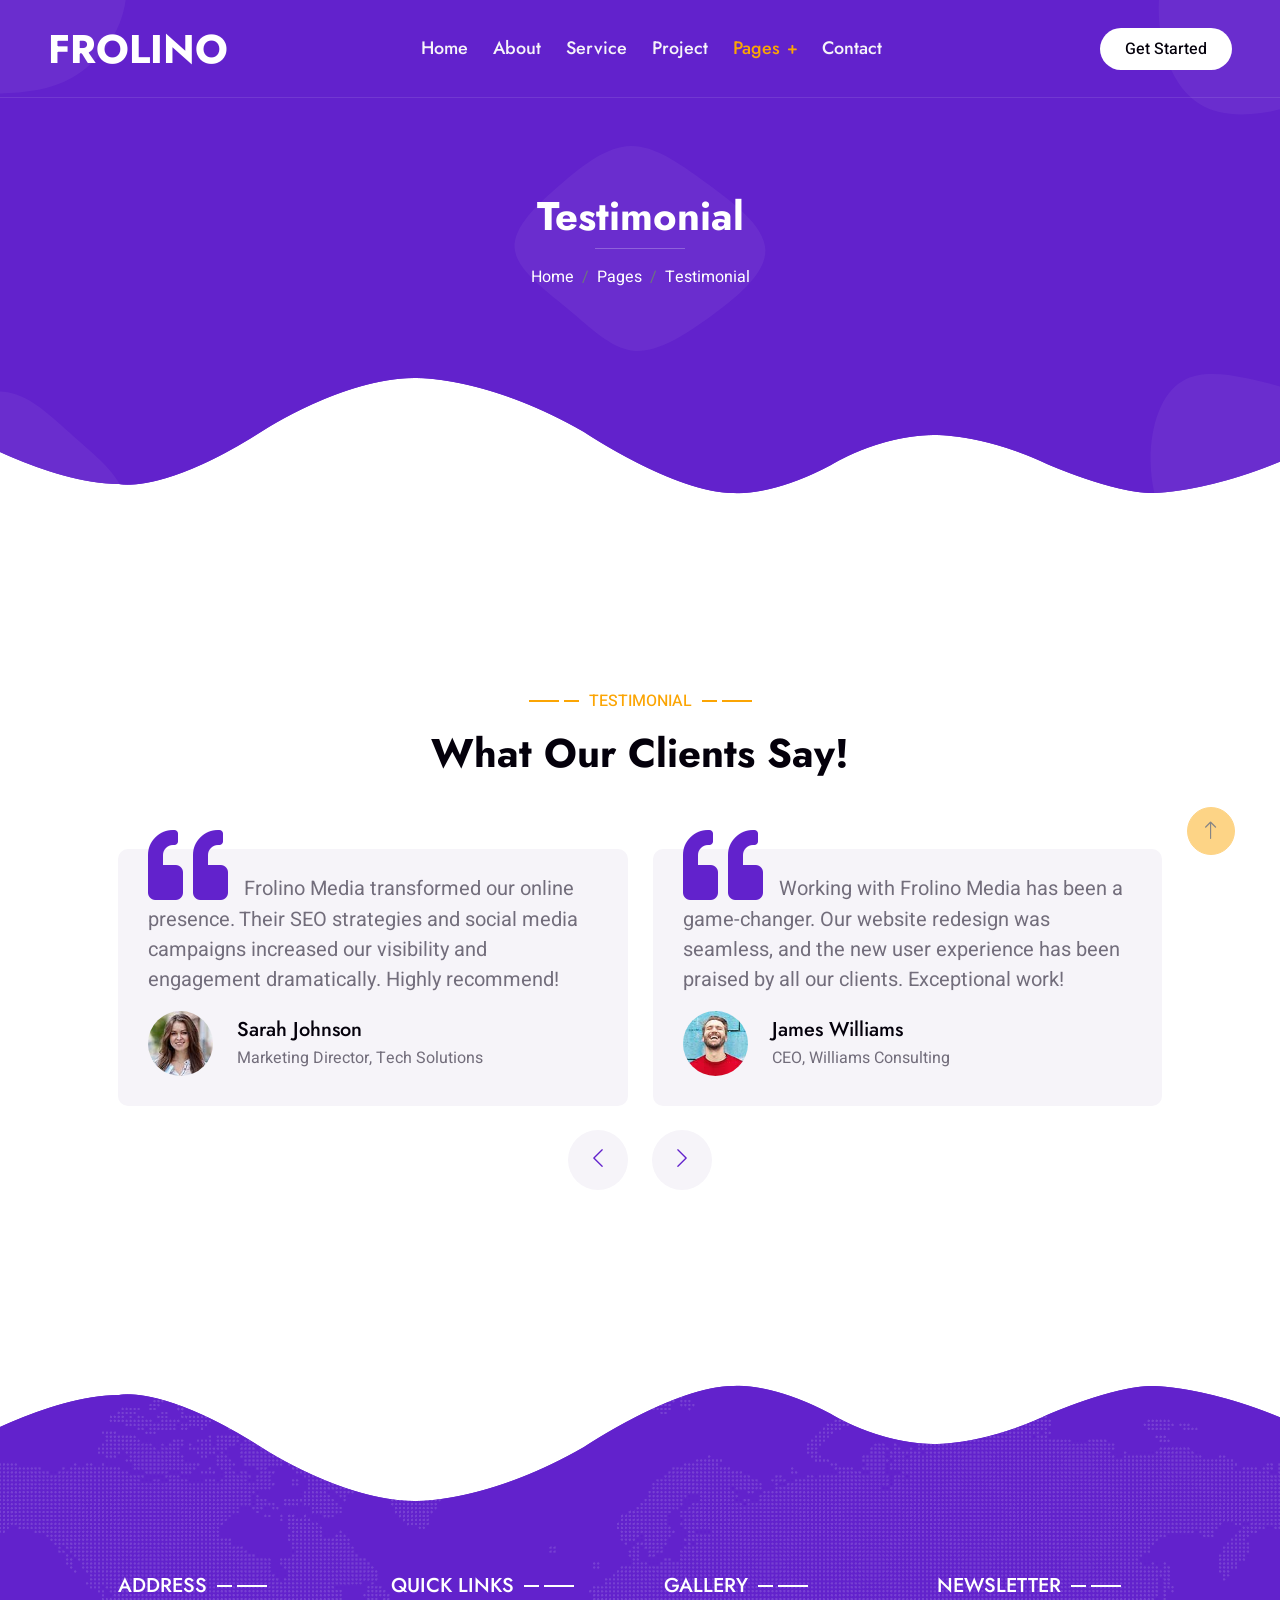
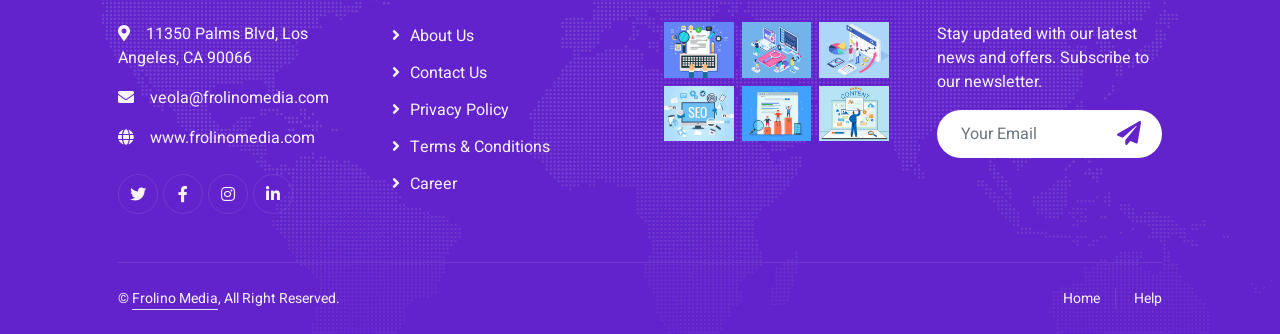
<file: testimonial.html>
<!DOCTYPE html>
<html lang="en">

<head>
    <meta charset="utf-8">
    <title>FROLINO MEDIA</title>
    <meta content="width=device-width, initial-scale=1.0" name="viewport">
    <meta content="" name="keywords">
    <meta content="" name="description">

    <!-- Favicon -->
    <link href="img/favicon.ico" rel="icon">

    <!-- Google Web Fonts -->
    <link rel="preconnect" href="https://fonts.googleapis.com">
    <link rel="preconnect" href="https://fonts.gstatic.com" crossorigin>
    <link href="https://fonts.googleapis.com/css2?family=Heebo:wght@400;500&family=Jost:wght@500;600;700&display=swap" rel="stylesheet"> 

    <!-- Icon Font Stylesheet -->
    <link href="https://cdnjs.cloudflare.com/ajax/libs/font-awesome/5.10.0/css/all.min.css" rel="stylesheet">
    <link href="https://cdn.jsdelivr.net/npm/bootstrap-icons@1.4.1/font/bootstrap-icons.css" rel="stylesheet">

    <!-- Libraries Stylesheet -->
    <link href="lib/animate/animate.min.css" rel="stylesheet">
    <link href="lib/owlcarousel/assets/owl.carousel.min.css" rel="stylesheet">
    <link href="lib/lightbox/css/lightbox.min.css" rel="stylesheet">

    <!-- Customized Bootstrap Stylesheet -->
    <link href="css/bootstrap.min.css" rel="stylesheet">

    <!-- Template Stylesheet -->
    <link href="css/style.css" rel="stylesheet">
</head>

<body>
    <div class="container-xxl bg-white p-0">
        <!-- Spinner Start -->
        <div id="spinner" class="show bg-white position-fixed translate-middle w-100 vh-100 top-50 start-50 d-flex align-items-center justify-content-center">
            <div class="spinner-grow text-primary" style="width: 3rem; height: 3rem;" role="status">
                <span class="sr-only">Loading...</span>
            </div>
        </div>
        <!-- Spinner End -->


        <!-- Navbar & Hero Start -->
        <div class="container-xxl position-relative p-0">
            <nav class="navbar navbar-expand-lg navbar-light px-4 px-lg-5 py-3 py-lg-0">
                <a href="" class="navbar-brand p-0">
                    <h1 class="m-0">FROLINO</h1>
                    <!-- <img src="img/logo.png" alt="Logo"> -->
                </a>
                <button class="navbar-toggler" type="button" data-bs-toggle="collapse" data-bs-target="#navbarCollapse">
                    <span class="fa fa-bars"></span>
                </button>
                <div class="collapse navbar-collapse" id="navbarCollapse">
                    <div class="navbar-nav mx-auto py-0">
                        <a href="index.html" class="nav-item nav-link">Home</a>
                        <a href="about.html" class="nav-item nav-link">About</a>
                        <a href="service.html" class="nav-item nav-link">Service</a>
                        <a href="project.html" class="nav-item nav-link">Project</a>
                        <div class="nav-item dropdown">
                            <a href="#" class="nav-link dropdown-toggle active" data-bs-toggle="dropdown">Pages</a>
                            <div class="dropdown-menu m-0">
                                <a href="team.html" class="dropdown-item">Our Team</a>
                                <a href="testimonial.html" class="dropdown-item active">Testimonial</a>
                                <a href="404.html" class="dropdown-item">404 Page</a>
                            </div>
                        </div>
                        <a href="contact.html" class="nav-item nav-link">Contact</a>
                    </div>
                    <a href="" class="btn rounded-pill py-2 px-4 ms-3 d-none d-lg-block">Get Started</a>
                </div>
            </nav>

            <div class="container-xxl py-5 bg-primary hero-header">
                <div class="container my-5 py-5 px-lg-5">
                    <div class="row g-5 py-5">
                        <div class="col-12 text-center">
                            <h1 class="text-white animated slideInDown">Testimonial</h1>
                            <hr class="bg-white mx-auto mt-0" style="width: 90px;">
                            <nav aria-label="breadcrumb">
                                <ol class="breadcrumb justify-content-center">
                                    <li class="breadcrumb-item"><a class="text-white" href="#">Home</a></li>
                                    <li class="breadcrumb-item"><a class="text-white" href="#">Pages</a></li>
                                    <li class="breadcrumb-item text-white active" aria-current="page">Testimonial</li>
                                </ol>
                            </nav>
                        </div>
                    </div>
                </div>
            </div>
        </div>
        <!-- Navbar & Hero End -->
        

        <!-- Testimonial Start -->
        <div class="container-xxl py-5 wow fadeInUp" data-wow-delay="0.1s">
            <div class="container py-5 px-lg-5">
                <p class="section-title text-secondary justify-content-center"><span></span>Testimonial<span></span></p>
                <h1 class="text-center mb-5">What Our Clients Say!</h1>
                <div class="owl-carousel testimonial-carousel">
                    <div class="testimonial-item bg-light rounded my-4">
                        <p class="fs-5"><i class="fa fa-quote-left fa-4x text-primary mt-n4 me-3"></i>Frolino Media transformed our online presence. Their SEO strategies and social media campaigns increased our visibility and engagement dramatically. Highly recommend!</p>
                        <div class="d-flex align-items-center">
                            <img class="img-fluid flex-shrink-0 rounded-circle" src="img/testimonial-1.jpg" style="width: 65px; height: 65px;">
                            <div class="ps-4">
                                <h5 class="mb-1">Sarah Johnson</h5>
                                <span>Marketing Director, Tech Solutions</span>
                            </div>
                        </div>
                    </div>
                    <div class="testimonial-item bg-light rounded my-4">
                        <p class="fs-5"><i class="fa fa-quote-left fa-4x text-primary mt-n4 me-3"></i>Working with Frolino Media has been a game-changer. Our website redesign was seamless, and the new user experience has been praised by all our clients. Exceptional work!</p>
                        <div class="d-flex align-items-center">
                            <img class="img-fluid flex-shrink-0 rounded-circle" src="img/testimonial-2.jpg" style="width: 65px; height: 65px;">
                            <div class="ps-4">
                                <h5 class="mb-1">James Williams</h5>
                                <span>CEO, Williams Consulting</span>
                            </div>
                        </div>
                    </div>
                    <div class="testimonial-item bg-light rounded my-4">
                        <p class="fs-5"><i class="fa fa-quote-left fa-4x text-primary mt-n4 me-3"></i>The team at Frolino Media is top-notch. Their digital marketing strategies and PPC campaigns have driven significant traffic and conversions. Our sales have never been better!</p>
                        <div class="d-flex align-items-center">
                            <img class="img-fluid flex-shrink-0 rounded-circle" src="img/testimonial-3.jpg" style="width: 65px; height: 65px;">
                            <div class="ps-4">
                                <h5 class="mb-1">Emily Brown</h5>
                                <span>Owner, Brown's Bakery</span>
                            </div>
                        </div>
                    </div>
                </div>
            </div>
        </div>
        <!-- Testimonial End -->
        

        <!-- Footer Start -->
        <div class="container-fluid bg-primary text-light footer wow fadeIn" data-wow-delay="0.1s">
            <div class="container py-5 px-lg-5">
                <div class="row g-5">
                    <div class="col-md-6 col-lg-3">
                        <p class="section-title text-white h5 mb-4">Address<span></span></p>
                        <p><i class="fa fa-map-marker-alt me-3"></i>11350 Palms Blvd, Los Angeles, CA 90066</p>
                        <p><i class="fa fa-envelope me-3"></i>veola@frolinomedia.com</p>
                        <p><i class="fa fa-globe me-3"></i>www.frolinomedia.com</p>
                        <div class="d-flex pt-2">
                            <a class="btn btn-outline-light btn-social" href="#"><i class="fab fa-twitter"></i></a>
                            <a class="btn btn-outline-light btn-social" href="#"><i class="fab fa-facebook-f"></i></a>
                            <a class="btn btn-outline-light btn-social" href="#"><i class="fab fa-instagram"></i></a>
                            <a class="btn btn-outline-light btn-social" href="#"><i class="fab fa-linkedin-in"></i></a>
                        </div>
                    </div>
                    <div class="col-md-6 col-lg-3">
                        <p class="section-title text-white h5 mb-4">Quick Links<span></span></p>
                        <a class="btn btn-link" href="about.html">About Us</a>
                        <a class="btn btn-link" href="contact.html">Contact Us</a>
                        <a class="btn btn-link" href="privacy.html">Privacy Policy</a>
                        <a class="btn btn-link" href="terms.html">Terms & Conditions</a>
                        <a class="btn btn-link" href="career.html">Career</a>
                    </div>
                    <div class="col-md-6 col-lg-3">
                        <p class="section-title text-white h5 mb-4">Gallery<span></span></p>
                        <div class="row g-2">
                            <div class="col-4">
                                <img class="img-fluid" src="img/portfolio-1.jpg" alt="Image">
                            </div>
                            <div class="col-4">
                                <img class="img-fluid" src="img/portfolio-2.jpg" alt="Image">
                            </div>
                            <div class="col-4">
                                <img class="img-fluid" src="img/portfolio-3.jpg" alt="Image">
                            </div>
                            <div class="col-4">
                                <img class="img-fluid" src="img/portfolio-4.jpg" alt="Image">
                            </div>
                            <div class="col-4">
                                <img class="img-fluid" src="img/portfolio-5.jpg" alt="Image">
                            </div>
                            <div class="col-4">
                                <img class="img-fluid" src="img/portfolio-6.jpg" alt="Image">
                            </div>
                        </div>
                    </div>
                    <div class="col-md-6 col-lg-3">
                        <p class="section-title text-white h5 mb-4">Newsletter<span></span></p>
                        <p>Stay updated with our latest news and offers. Subscribe to our newsletter.</p>
                        <div class="position-relative w-100 mt-3">
                            <input class="form-control border-0 rounded-pill w-100 ps-4 pe-5" type="text" placeholder="Your Email" style="height: 48px;">
                            <button type="button" class="btn shadow-none position-absolute top-0 end-0 mt-1 me-2"><i class="fa fa-paper-plane text-primary fs-4"></i></button>
                        </div>
                    </div>
                </div>
            </div>
            <div class="container px-lg-5">
                <div class="copyright">
                    <div class="row">
                        <div class="col-md-6 text-center text-md-start mb-3 mb-md-0">
                            &copy; <a class="border-bottom" href="#">Frolino Media</a>, All Right Reserved. 
                        </div>
                        <div class="col-md-6 text-center text-md-end">
                             <div class="footer-menu">
                                <a href="./index.html">Home</a>
                                <a href="./contact.html">Help</a>
                            </div>
                        </div>
                    </div>
                </div>
            </div>
        </div>
        <!-- Footer End -->


        <!-- Back to Top -->
        <a href="#" class="btn btn-lg btn-secondary btn-lg-square back-to-top"><i class="bi bi-arrow-up"></i></a>
    </div>

    <!-- JavaScript Libraries -->
    <script src="https://code.jquery.com/jquery-3.4.1.min.js"></script>
    <script src="https://cdn.jsdelivr.net/npm/bootstrap@5.0.0/dist/js/bootstrap.bundle.min.js"></script>
    <script src="lib/wow/wow.min.js"></script>
    <script src="lib/easing/easing.min.js"></script>
    <script src="lib/waypoints/waypoints.min.js"></script>
    <script src="lib/counterup/counterup.min.js"></script>
    <script src="lib/owlcarousel/owl.carousel.min.js"></script>
    <script src="lib/isotope/isotope.pkgd.min.js"></script>
    <script src="lib/lightbox/js/lightbox.min.js"></script>

    <!-- Template Javascript -->
    <script src="js/main.js"></script>
</body>

</html>
</file>
<file: css/style.css>
/********** Template CSS **********/
:root {
    --primary: #6222CC;
    --secondary: #FBA504;
    --light: #F6F4F9;
    --dark: #04000B;
}


/*** Spinner ***/
#spinner {
    opacity: 0;
    visibility: hidden;
    transition: opacity .5s ease-out, visibility 0s linear .5s;
    z-index: 99999;
}

#spinner.show {
    transition: opacity .5s ease-out, visibility 0s linear 0s;
    visibility: visible;
    opacity: 1;
}

.back-to-top {
    position: fixed;
    display: none;
    right: 45px;
    bottom: 45px;
    z-index: 99;
}


/*** Heading ***/
h1,
h2,
.fw-bold {
    font-weight: 700 !important;
}

h3,
h4,
.fw-semi-bold {
    font-weight: 600 !important;
}

h5,
h6,
.fw-medium {
    font-weight: 500 !important;
}


/*** Button ***/
.btn {
    font-weight: 500;
    transition: .5s;
}

.btn:hover {
    box-shadow: 0 0 10px rgba(0, 0, 0, .5);
}

.btn-square {
    width: 38px;
    height: 38px;
}

.btn-sm-square {
    width: 32px;
    height: 32px;
}

.btn-lg-square {
    width: 48px;
    height: 48px;
}

.btn-square,
.btn-sm-square,
.btn-lg-square {
    padding: 0;
    display: flex;
    align-items: center;
    justify-content: center;
    font-weight: normal;
    border-radius: 50px;
}


/*** Navbar ***/
.navbar .dropdown-toggle::after {
    border: none;
    content: "\f067";
    font-family: "Font Awesome 5 Free";
    font-size: 10px;
    font-weight: bold;
    vertical-align: middle;
    margin-left: 8px;
}

.navbar-light .navbar-nav .nav-link {
    position: relative;
    margin-right: 25px;
    padding: 35px 0;
    font-family: 'Jost', sans-serif;
    font-size: 18px;
    font-weight: 500;
    color: var(--light) !important;
    outline: none;
    transition: .5s;
}

.sticky-top.navbar-light .navbar-nav .nav-link {
    padding: 20px 0;
    color: var(--dark) !important;
}

.navbar-light .navbar-nav .nav-link:hover,
.navbar-light .navbar-nav .nav-link.active {
    color: var(--secondary) !important;
}

.navbar-light .navbar-brand h1 {
    color: #FFFFFF;
}

.navbar-light .navbar-brand img {
    max-height: 60px;
    transition: .5s;
}

.sticky-top.navbar-light .navbar-brand img {
    max-height: 45px;
}

@media (max-width: 991.98px) {
    .sticky-top.navbar-light {
        position: relative;
        background: #FFFFFF;
    }

    .navbar-light .navbar-collapse {
        margin-top: 15px;
        border-top: 1px solid #DDDDDD;
    }

    .navbar-light .navbar-nav .nav-link,
    .sticky-top.navbar-light .navbar-nav .nav-link {
        padding: 10px 0;
        margin-left: 0;
        color: var(--dark) !important;
    }

    .navbar-light .navbar-brand h1 {
        color: var(--primary);
    }

    .navbar-light .navbar-brand img {
        max-height: 45px;
    }
}

@media (min-width: 992px) {
    .navbar-light {
        position: absolute;
        width: 100%;
        top: 0;
        left: 0;
        border-bottom: 1px solid rgba(256, 256, 256, .1);
        z-index: 999;
    }
    
    .sticky-top.navbar-light {
        position: fixed;
        background: #FFFFFF;
    }

    .sticky-top.navbar-light .navbar-brand h1 {
        color: var(--primary);
    }

    .navbar-light .navbar-nav .nav-item .dropdown-menu {
        display: block;
        border: none;
        margin-top: 0;
        top: 150%;
        opacity: 0;
        visibility: hidden;
        transition: .5s;
    }

    .navbar-light .navbar-nav .nav-item:hover .dropdown-menu {
        top: 100%;
        visibility: visible;
        transition: .5s;
        opacity: 1;
    }

    .navbar-light .btn {
        color: var(--dark);
        background: #FFFFFF;
    }

    .sticky-top.navbar-light .btn {
        color: var(--dark);
        background: var(--secondary);
    }
}


/*** Hero Header ***/
.hero-header {
    margin-bottom: 6rem;
    padding: 18rem 0;
    background:
        url(../img/blob-top-left.png),
        url(../img/blob-top-right.png),
        url(../img/blob-bottom-left.png),
        url(../img/blob-bottom-right.png),
        url(../img/blob-center.png),
        url(../img/bg-bottom.png);
    background-position:
        left 0px top 0px,
        right 0px top 0px,
        left 0px bottom 0px,
        right 0px bottom 0px,
        center center,
        center bottom;
    background-repeat: no-repeat;
}

@media (max-width: 991.98px) {
    .hero-header {
        padding: 6rem 0 9rem 0;
    }
}


/*** Section Title ***/
.section-title {
    position: relative;
    display: flex;
    align-items: center;
    font-weight: 500;
    text-transform: uppercase;
}

.section-title span:first-child,
.section-title span:last-child {
    position: relative;
    display: inline-block;
    margin-right: 30px;
    width: 30px;
    height: 2px;
}

.section-title span:last-child {
    margin-right: 0;
    margin-left: 30px;
}

.section-title span:first-child::after,
.section-title span:last-child::after {
    position: absolute;
    content: "";
    width: 15px;
    height: 2px;
    top: 0;
    right: -20px;
}

.section-title span:last-child::after {
    right: auto;
    left: -20px;
}

.section-title.text-primary span:first-child,
.section-title.text-primary span:last-child,
.section-title.text-primary span:first-child::after,
.section-title.text-primary span:last-child::after {
    background: var(--primary);
}

.section-title.text-secondary span:first-child,
.section-title.text-secondary span:last-child,
.section-title.text-secondary span:first-child::after,
.section-title.text-secondary span:last-child::after {
    background: var(--secondary);
}

.section-title.text-white span:first-child,
.section-title.text-white span:last-child,
.section-title.text-white span:first-child::after,
.section-title.text-white span:last-child::after {
    background: #FFFFFF;
}


/*** Feature ***/
.feature-item {
    transition: .5s;
}

.feature-item:hover {
    margin-top: -15px;
}


/*** About ***/
.progress {
    height: 5px;
}

.progress .progress-bar {
    width: 0px;
    transition: 3s;
}


/*** Fact ***/
.fact {
    margin: 6rem 0;
    background:
        url(../img/blob-top-left.png),
        url(../img/blob-top-right.png),
        url(../img/blob-bottom-left.png),
        url(../img/blob-bottom-right.png),
        url(../img/blob-center.png);
    background-position:
        left 0px top 0px,
        right 0px top 0px,
        left 0px bottom 0px,
        right 0px bottom 0px,
        center center;
    background-repeat: no-repeat;
}


/*** Service ***/
.service-item {
    position: relative;
    padding: 45px 30px;
    background: var(--light);
    overflow: hidden;
    transition: .5s;
}

.service-item:hover {
    margin-top: -15px;
    padding-bottom: 60px;
    background: var(--primary);
}

.service-item .service-icon {
    margin: 0 auto 20px auto;
    width: 100px;
    height: 100px;
    display: flex;
    align-items: center;
    justify-content: center;
    color: var(--light);
    background: url(../img/blob-primary.png) center center no-repeat;
    background-size: contain;
    transition: .5s;
}

.service-item:hover .service-icon {
    color: var(--dark);
    background: url(../img/blob-secondary.png) center center no-repeat;
    background-size: contain;
}

.service-item h5,
.service-item p {
    transition: .5s;
}

.service-item:hover h5,
.service-item:hover p {
    color: #FFFFFF;
}

.service-item a.btn {
    position: absolute;
    bottom: -40px;
    left: 50%;
    transform: translateX(-50%);
    color: var(--primary);
    background: #FFFFFF;
    border-radius: 40px 40px 0 0;
    transition: .5s;
    z-index: 1;
}

.service-item a.btn:hover {
    color: var(--dark);
    background: var(--secondary);
}

.service-item:hover a.btn {
    bottom: 0;
}


/*** Project Portfolio ***/
#portfolio-flters li {
    display: inline-block;
    font-weight: 500;
    color: var(--dark);
    cursor: pointer;
    transition: .5s;
    border-bottom: 2px solid transparent;
}

#portfolio-flters li:hover,
#portfolio-flters li.active {
    color: var(--primary);
    border-color: var(--primary);
}

.portfolio-item img {
    transition: .5s;
}

.portfolio-item:hover img {
    transform: scale(1.1);
}

.portfolio-item .portfolio-overlay {
    position: absolute;
    display: flex;
    align-items: center;
    justify-content: center;
    width: 100%;
    height: 100%;
    top: 0;
    left: 0;
    background: rgba(98, 34, 204, .9);
    transition: .5s;
    opacity: 0;
}

.portfolio-item:hover .portfolio-overlay {
    opacity: 1;
}


/*** Newsletter ***/
.newsletter {
    margin: 6rem 0;
    background:
        url(../img/blob-top-left.png),
        url(../img/blob-top-right.png),
        url(../img/blob-bottom-left.png),
        url(../img/blob-bottom-right.png),
        url(../img/blob-center.png);
    background-position:
        left 0px top 0px,
        right 0px top 0px,
        left 0px bottom 0px,
        right 0px bottom 0px,
        center center;
    background-repeat: no-repeat;
}


/*** Testimonial ***/
.testimonial-carousel .testimonial-item {
    padding: 0 30px 30px 30px;
}

.testimonial-carousel .owl-nav {
    display: flex;
    justify-content: center;
}

.testimonial-carousel .owl-nav .owl-prev,
.testimonial-carousel .owl-nav .owl-next {
    margin: 0 12px;
    width: 60px;
    height: 60px;
    display: flex;
    align-items: center;
    justify-content: center;
    color: var(--primary);
    background: var(--light);
    border-radius: 60px;
    font-size: 22px;
    transition: .5s;
}

.testimonial-carousel .owl-nav .owl-prev:hover,
.testimonial-carousel .owl-nav .owl-next:hover {
    color: #FFFFFF;
    background: var(--primary);
    box-shadow: 0 0 10px rgba(0, 0, 0, .5);
}


/*** Team ***/
.team-item .btn {
    color: var(--primary);
    background: #FFFFFF;
}

.team-item .btn:hover {
    color: #FFFFFF;
    background: var(--primary);
}


/*** Footer ***/
.footer {
    margin-top: 6rem;
    padding-top: 9rem;
    background:
        url(../img/bg-top.png),
        url(../img/map.png);
    background-position:
        center top,
        center center;
    background-repeat: no-repeat;
}

.footer .btn.btn-social {
    margin-right: 5px;
    width: 40px;
    height: 40px;
    display: flex;
    align-items: center;
    justify-content: center;
    color: var(--light);
    border: 1px solid rgba(256, 256, 256, .1);
    border-radius: 40px;
    transition: .3s;
}

.footer .btn.btn-social:hover {
    color: var(--primary);
}

.footer .btn.btn-link {
    display: block;
    margin-bottom: 10px;
    padding: 0;
    text-align: left;
    color: var(--light);
    font-weight: normal;
    transition: .3s;
}

.footer .btn.btn-link::before {
    position: relative;
    content: "\f105";
    font-family: "Font Awesome 5 Free";
    font-weight: 900;
    margin-right: 10px;
}

.footer .btn.btn-link:hover {
    letter-spacing: 1px;
    box-shadow: none;
    color: var(--secondary);
}

.footer .copyright {
    padding: 25px 0;
    font-size: 14px;
    border-top: 1px solid rgba(256, 256, 256, .1);
}

.footer .copyright a {
    color: var(--light);
}

.footer .footer-menu a {
    margin-right: 15px;
    padding-right: 15px;
    border-right: 1px solid rgba(255, 255, 255, .1);
}

.footer .footer-menu a:last-child {
    margin-right: 0;
    padding-right: 0;
    border-right: none;
}

.footer .copyright a:hover,
.footer .footer-menu a:hover {
    color: var(--secondary);
}
</file>
